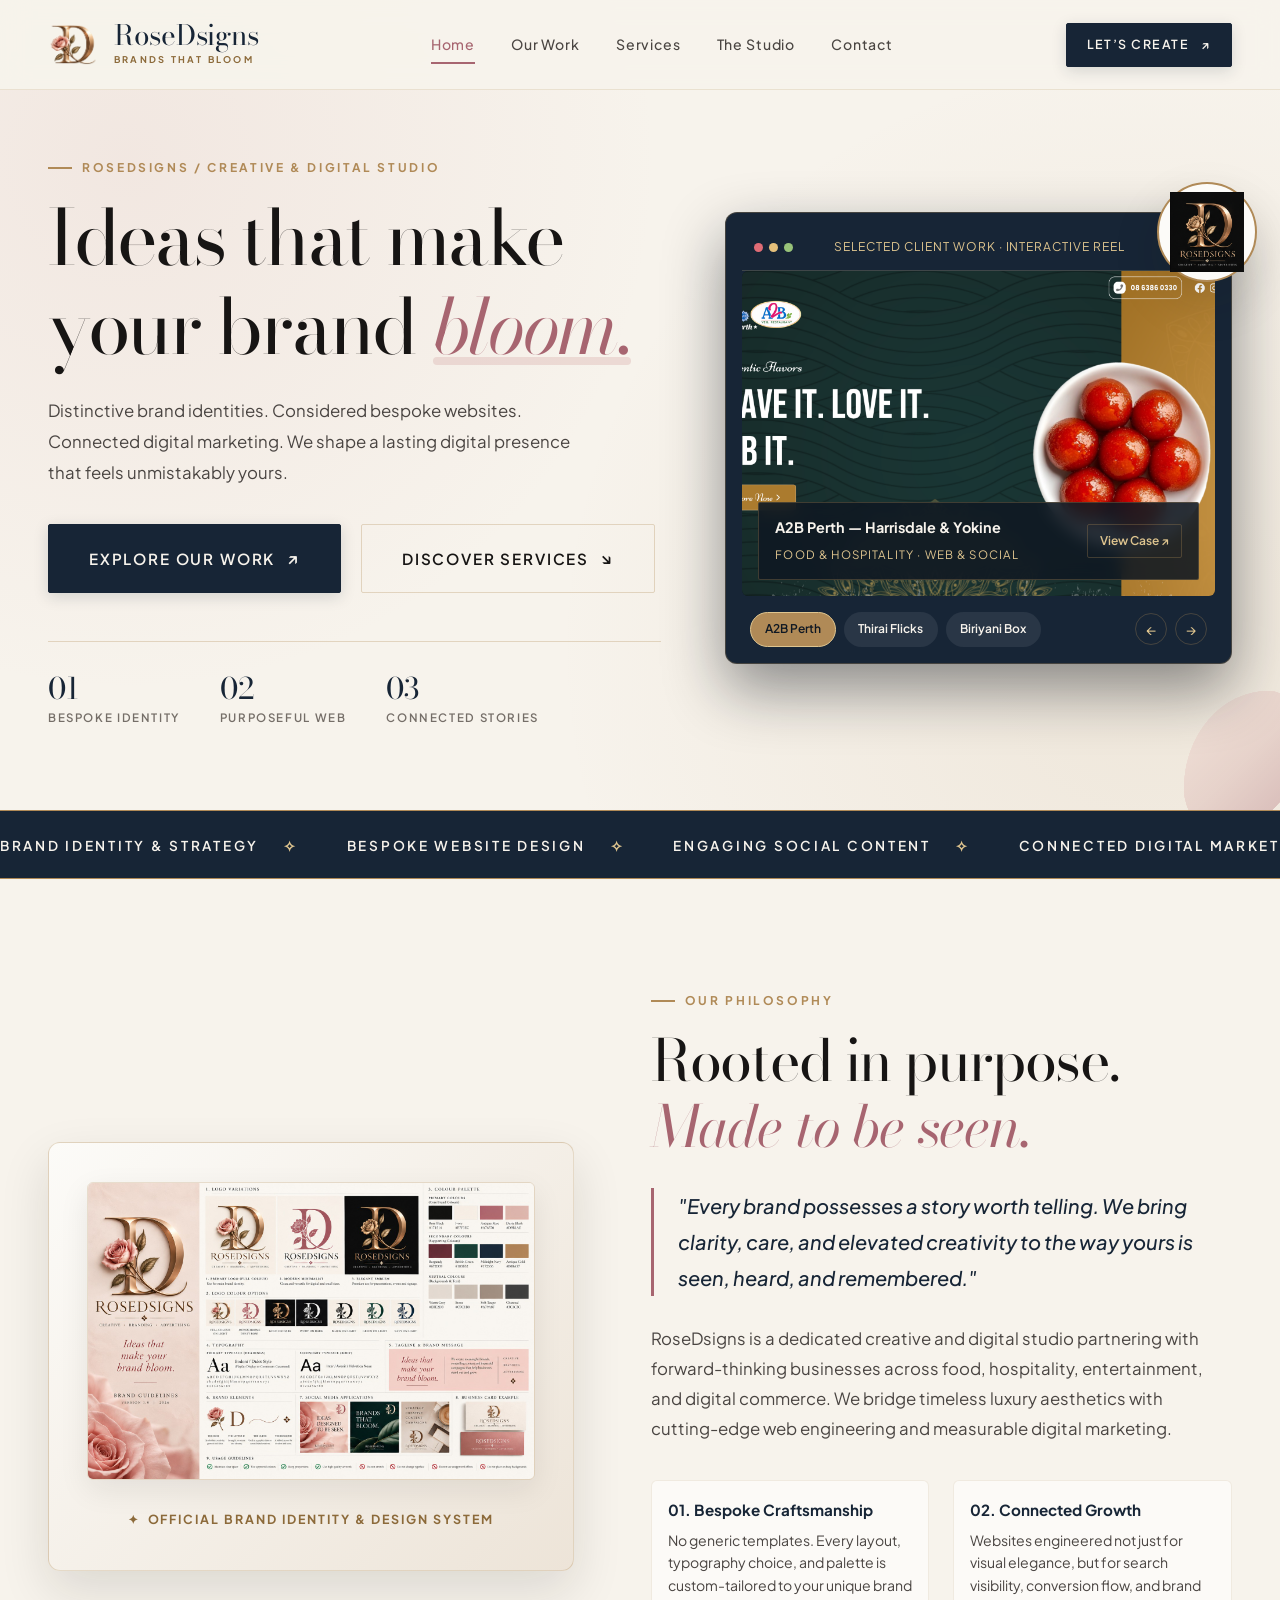
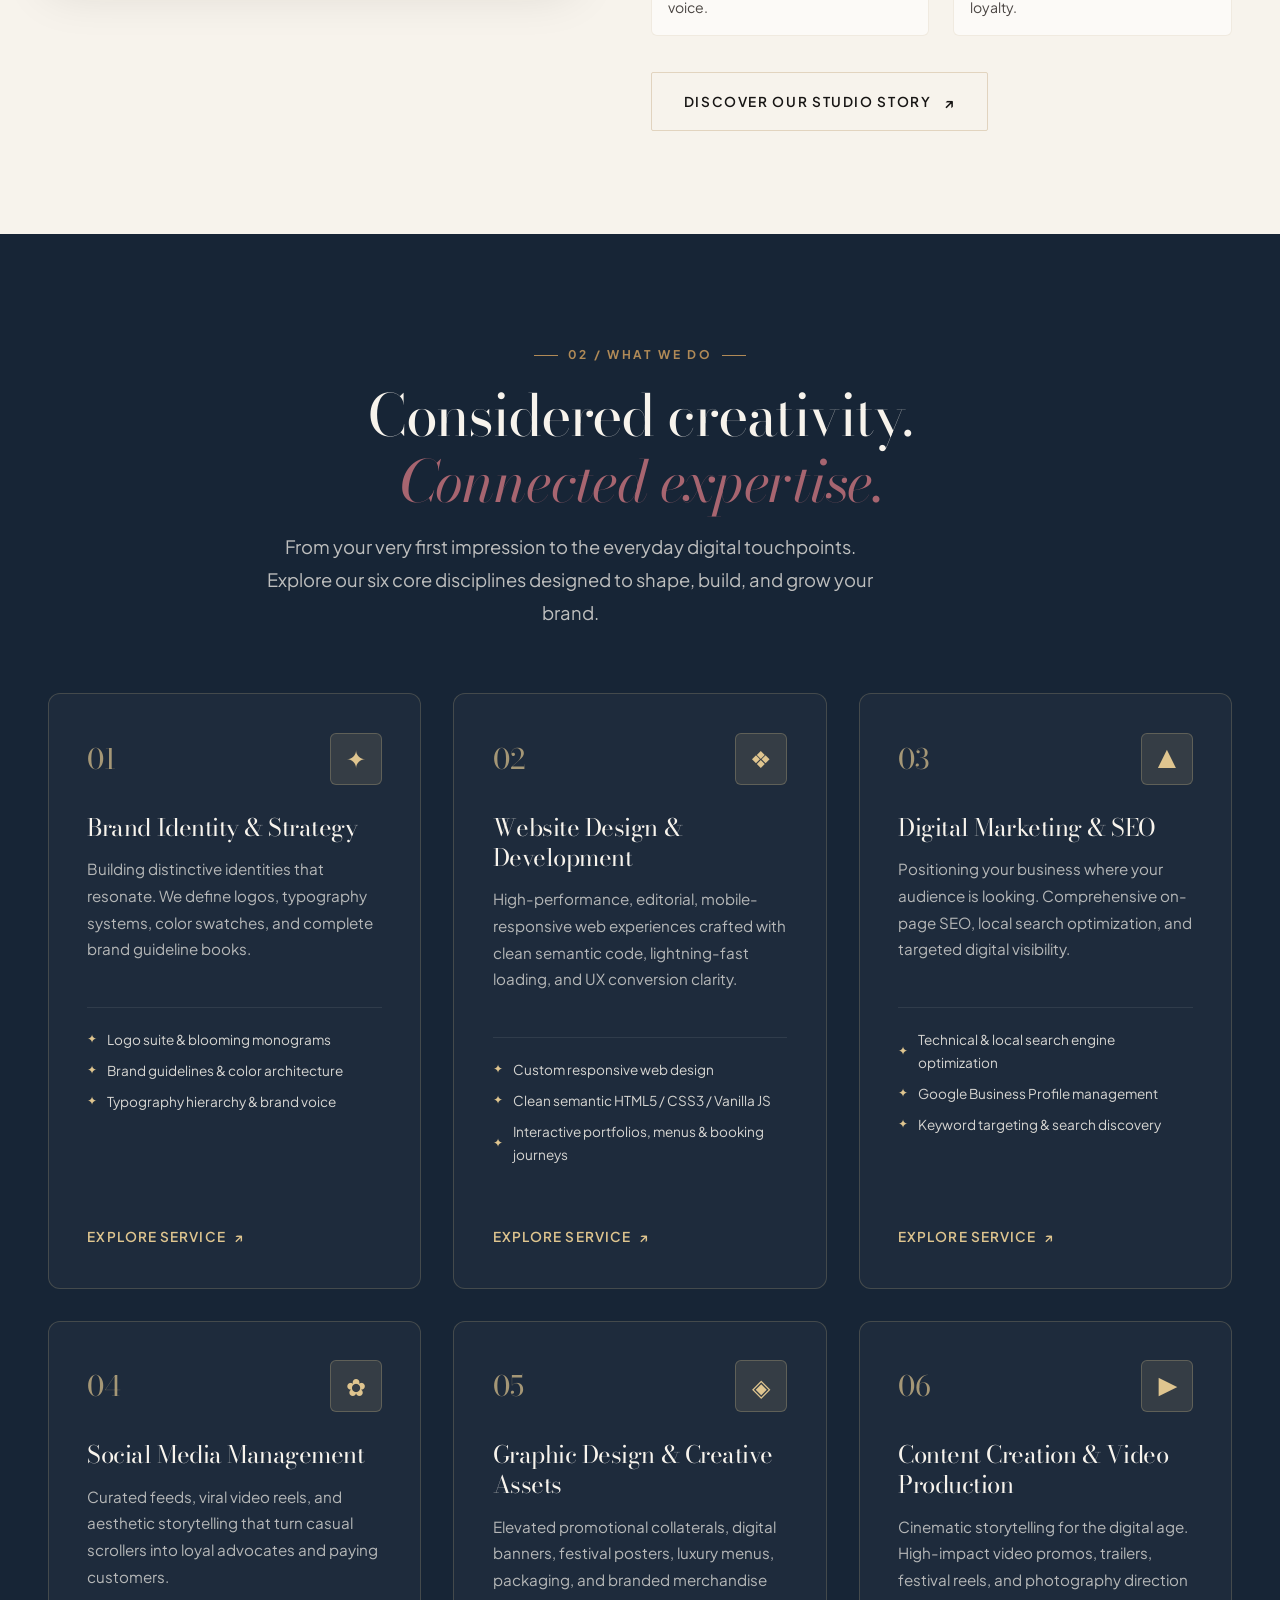
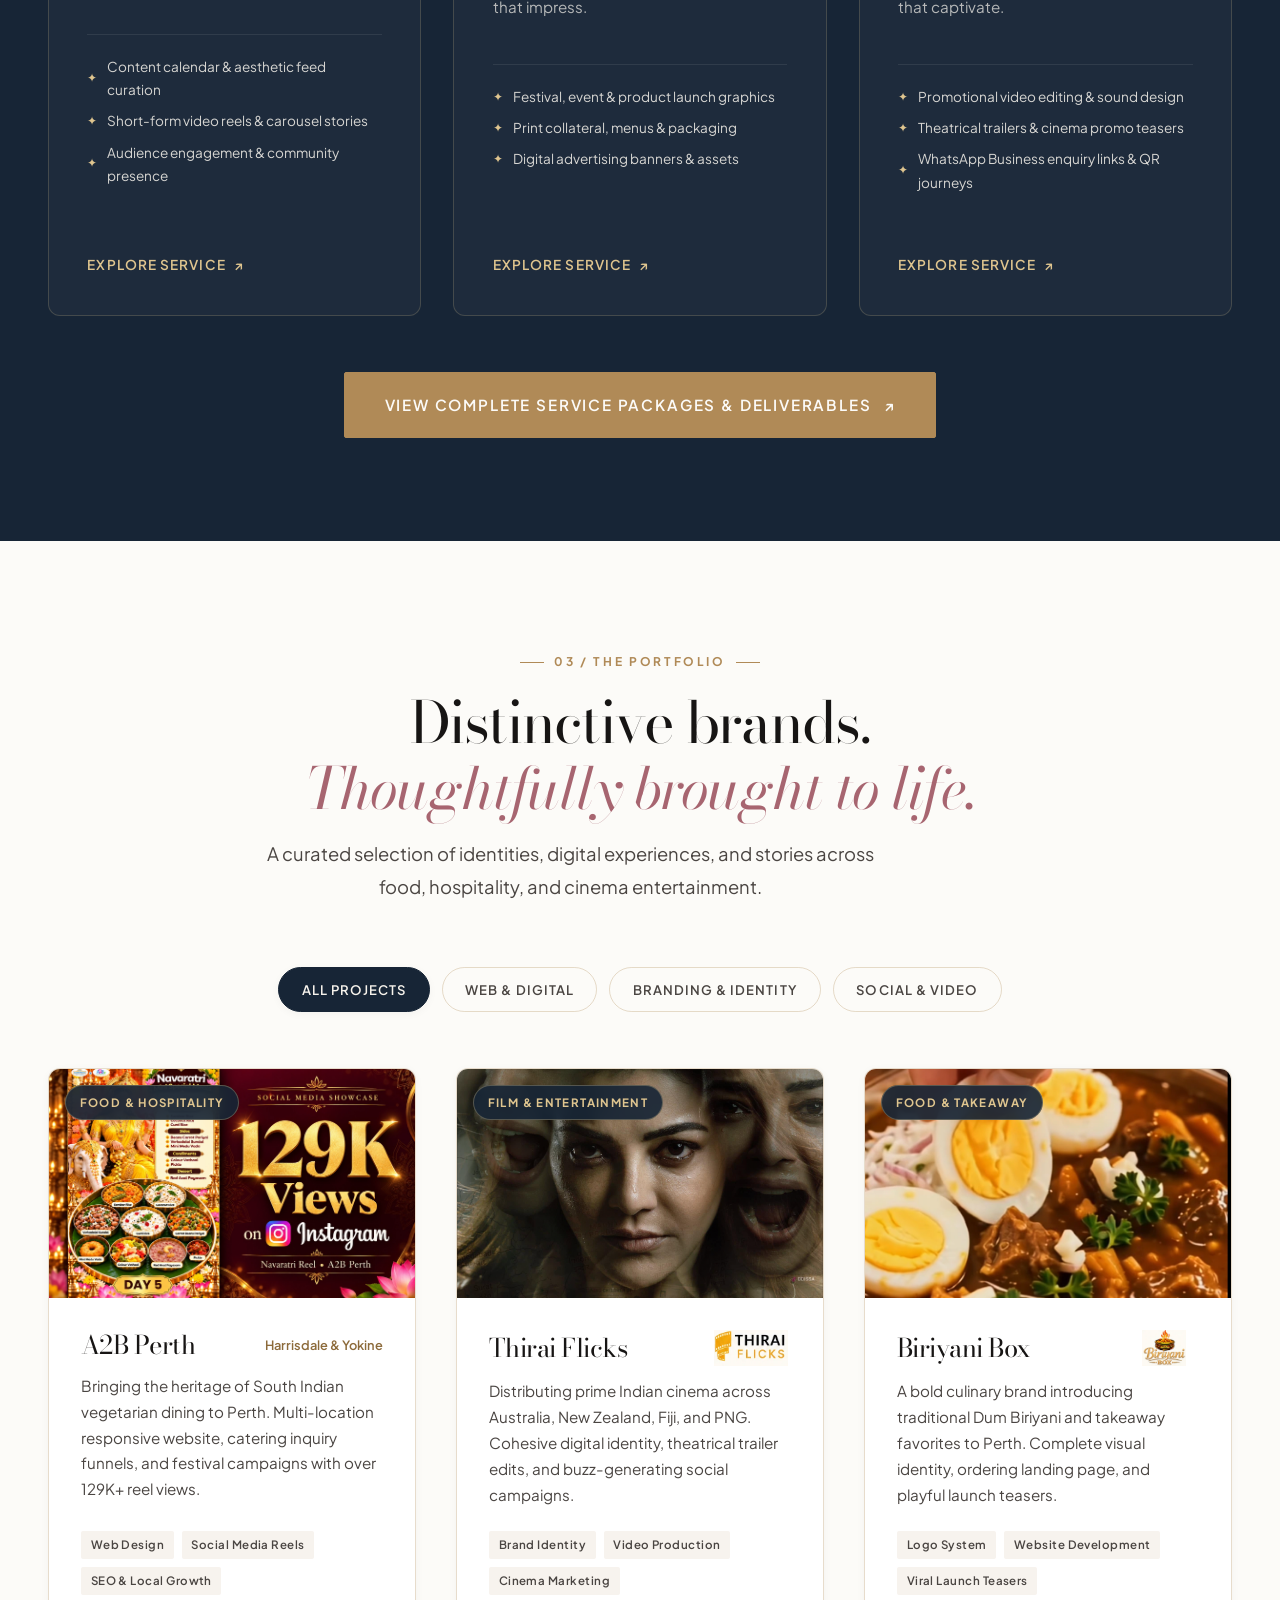
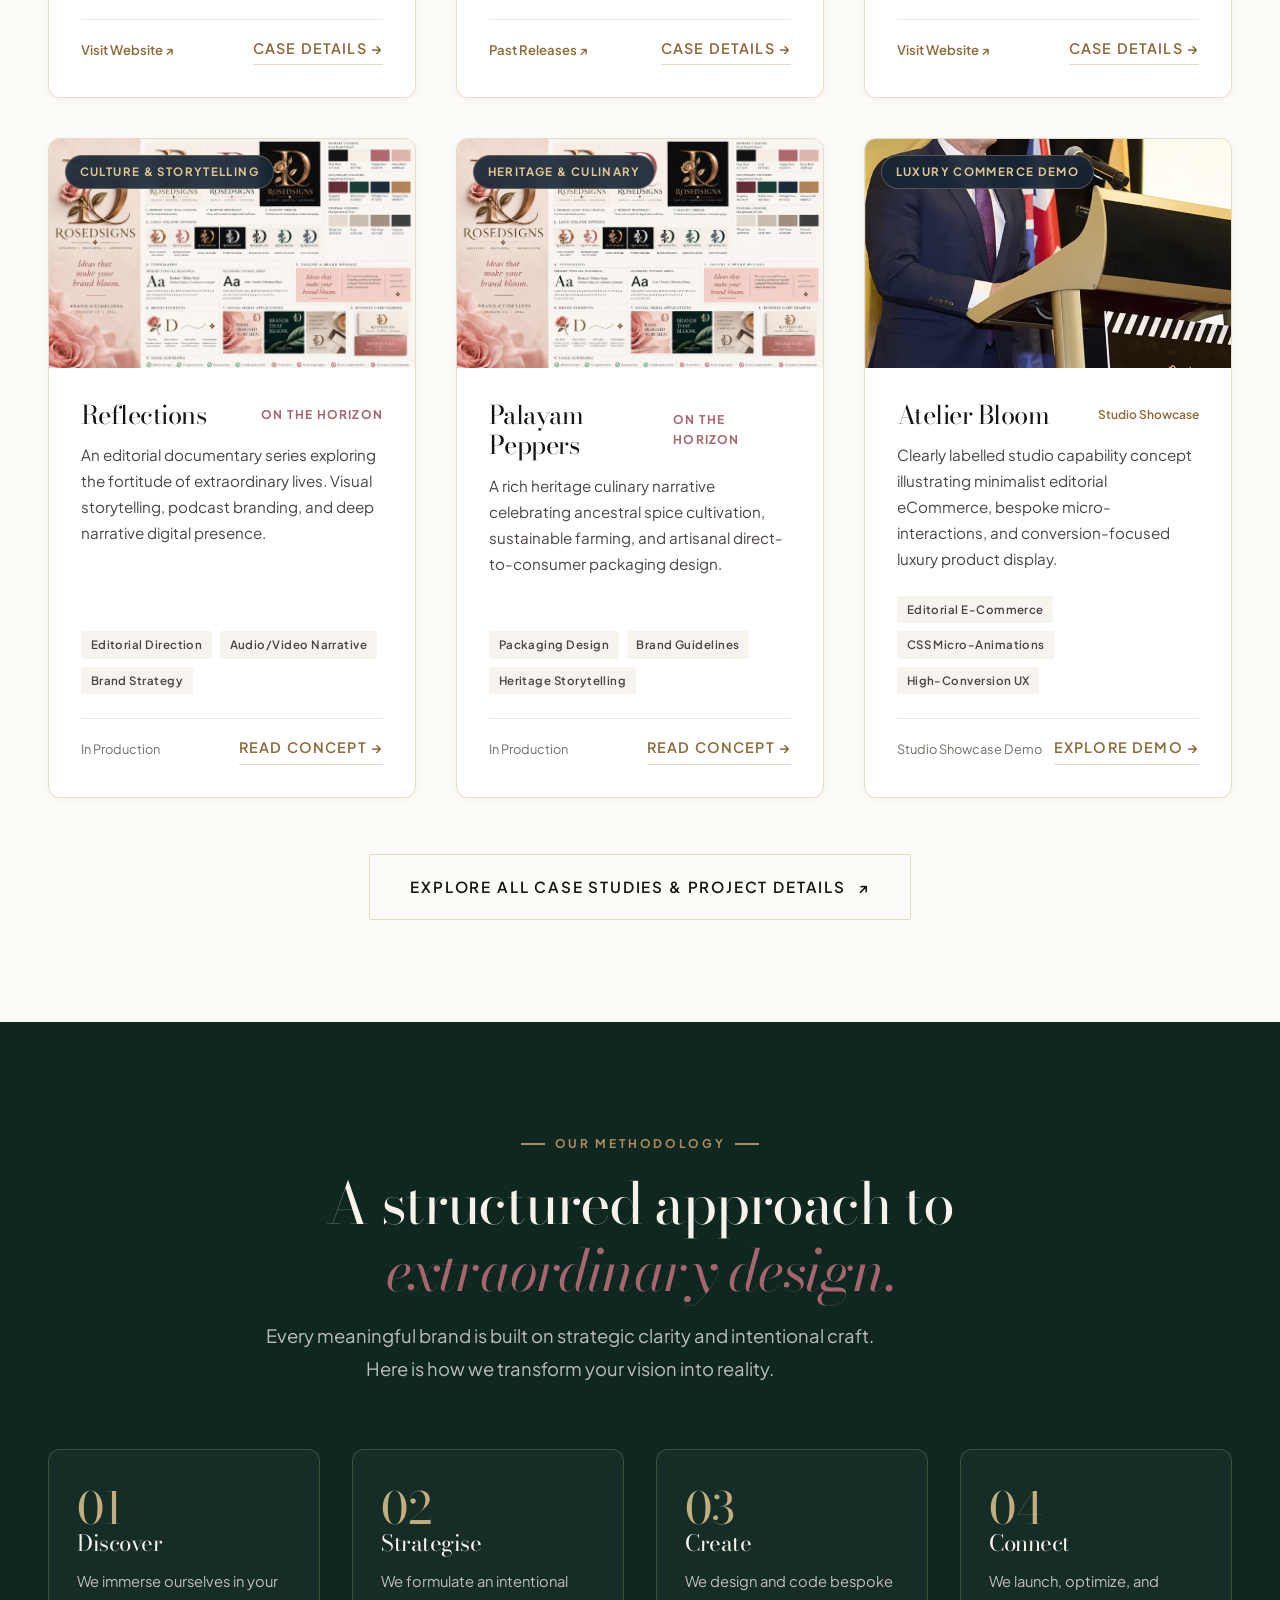
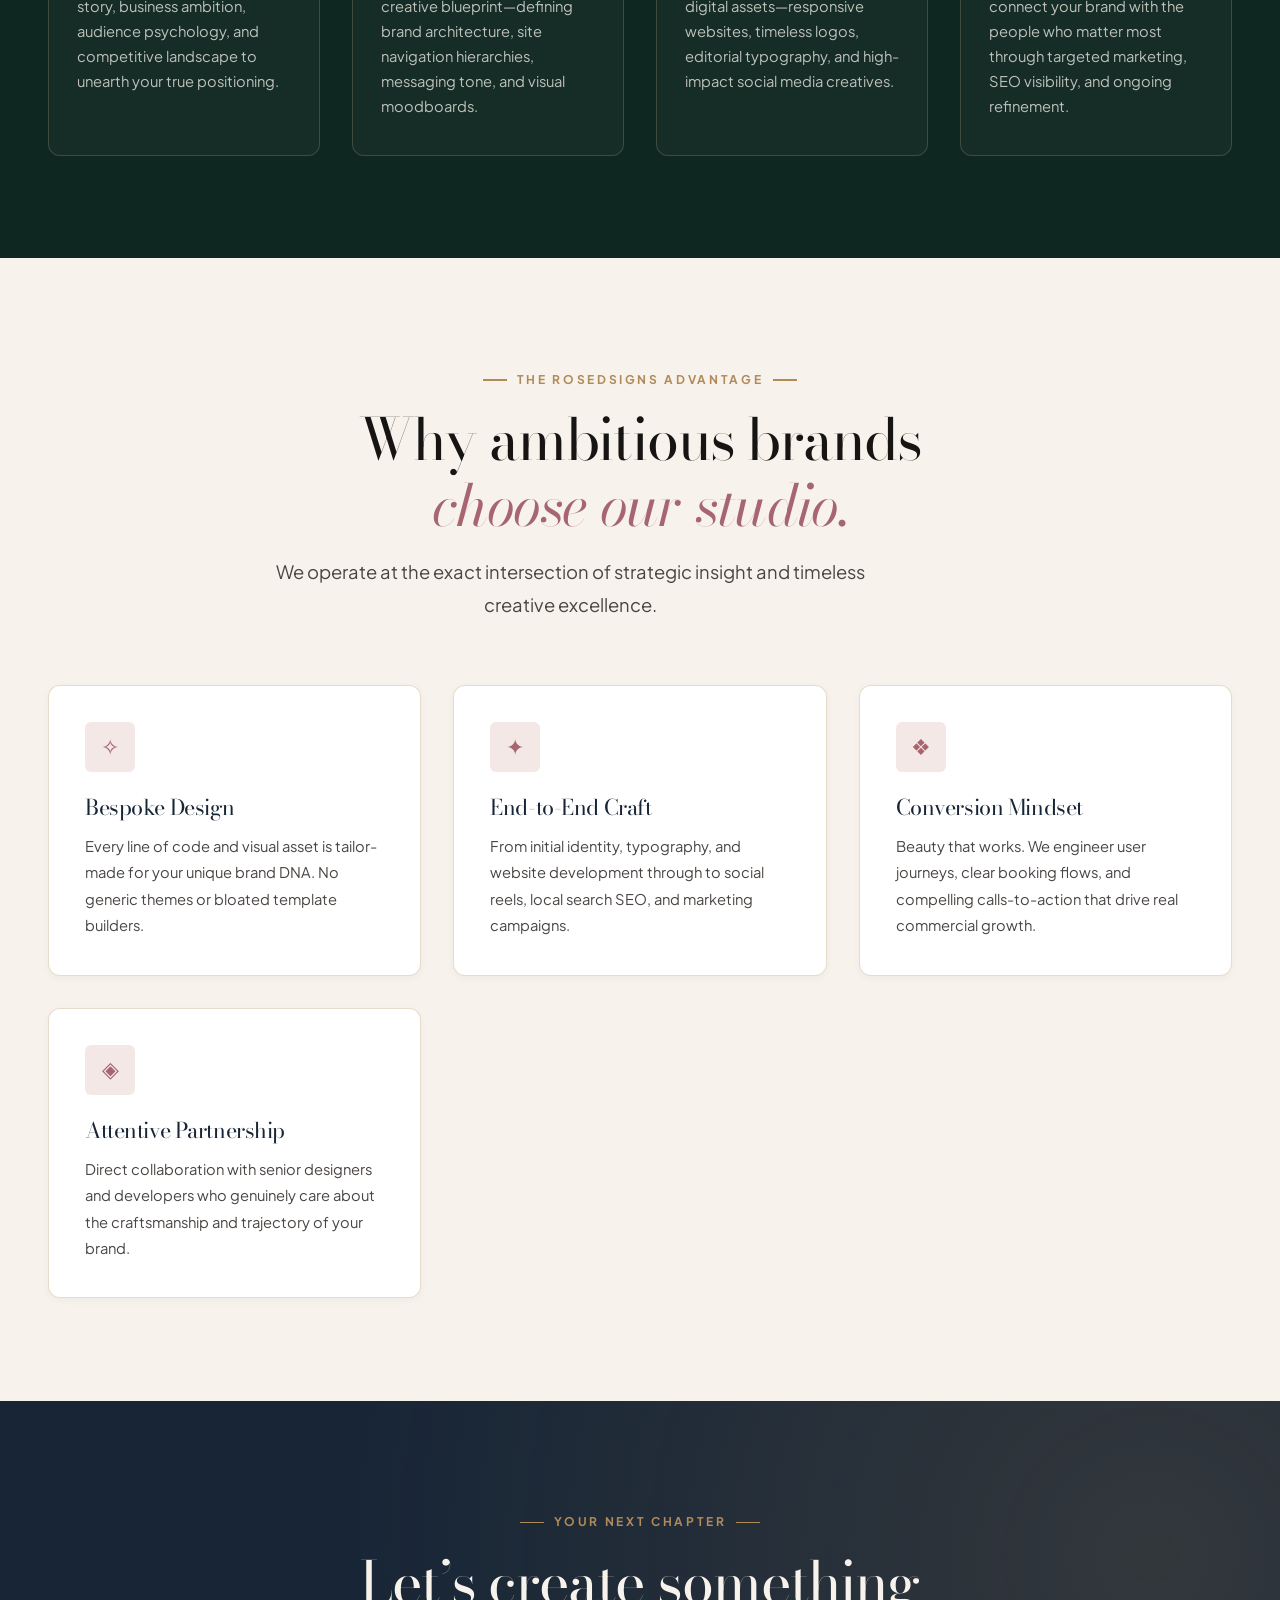
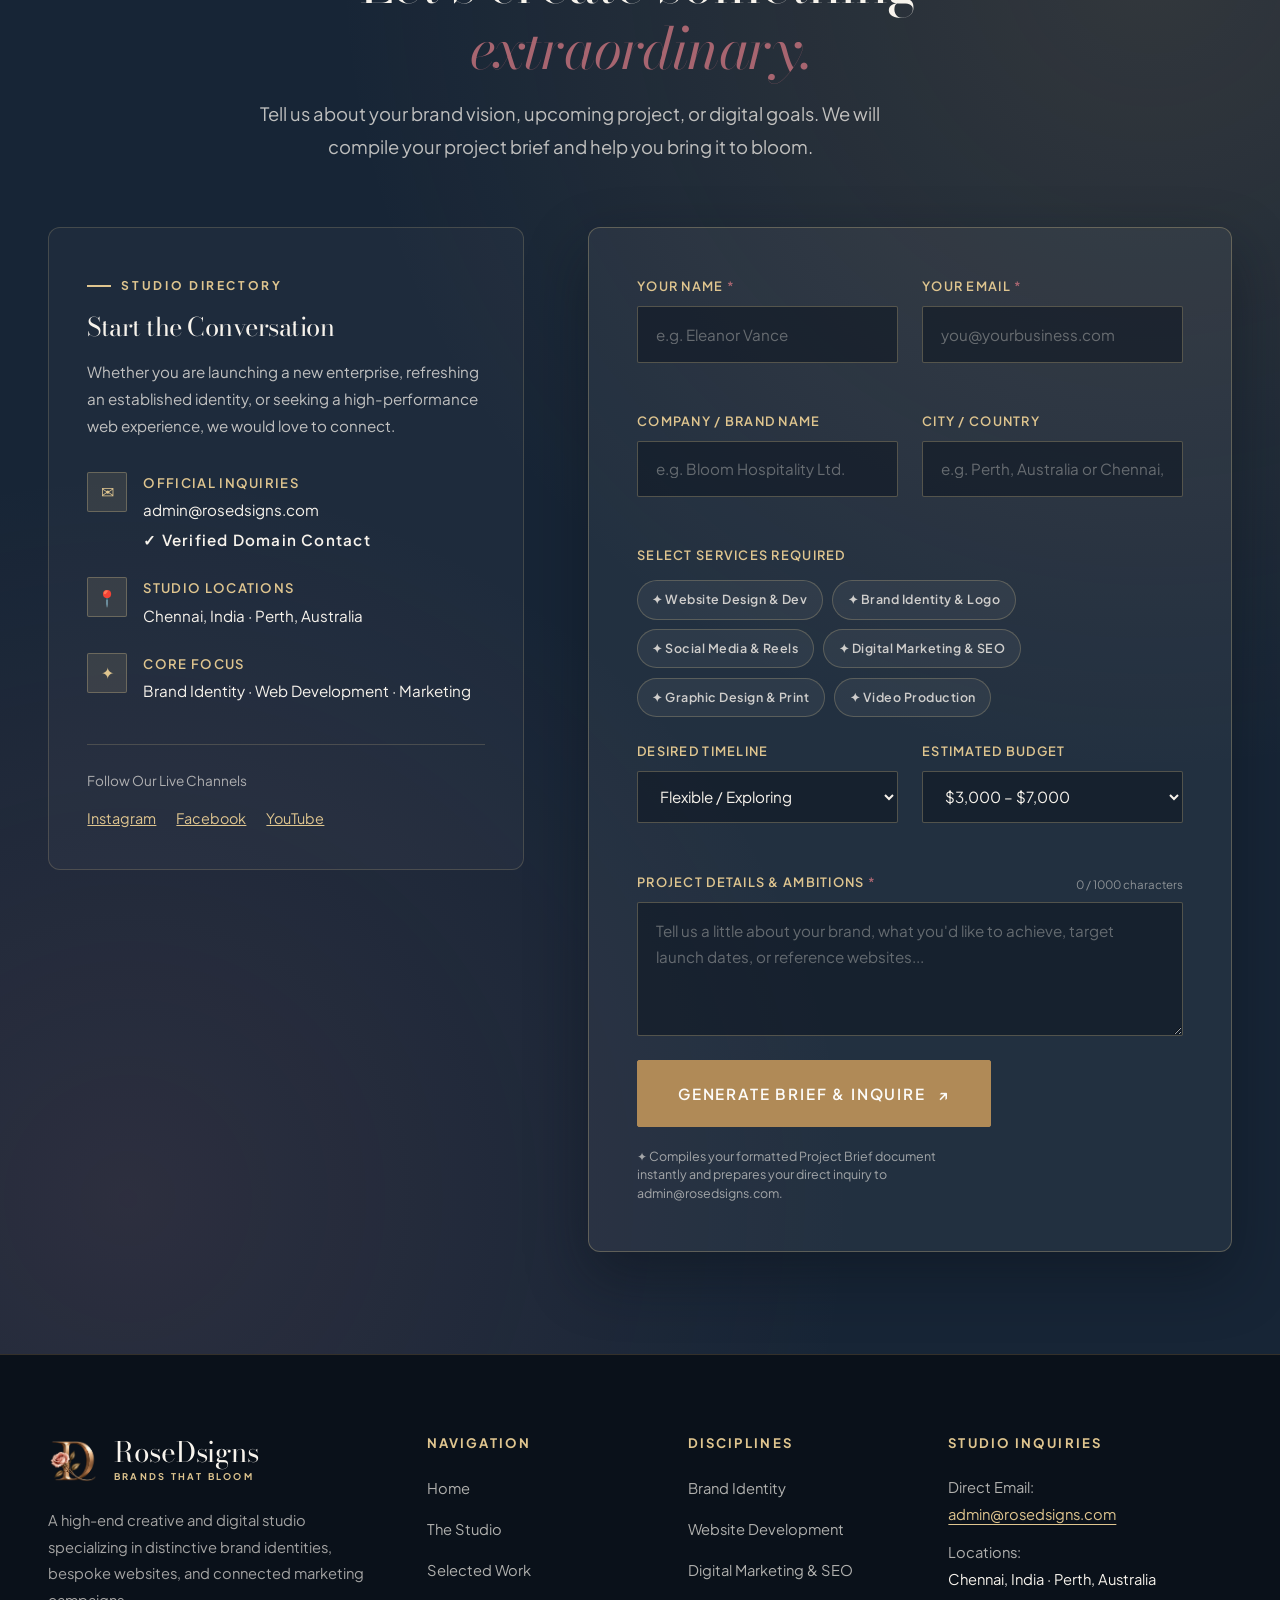
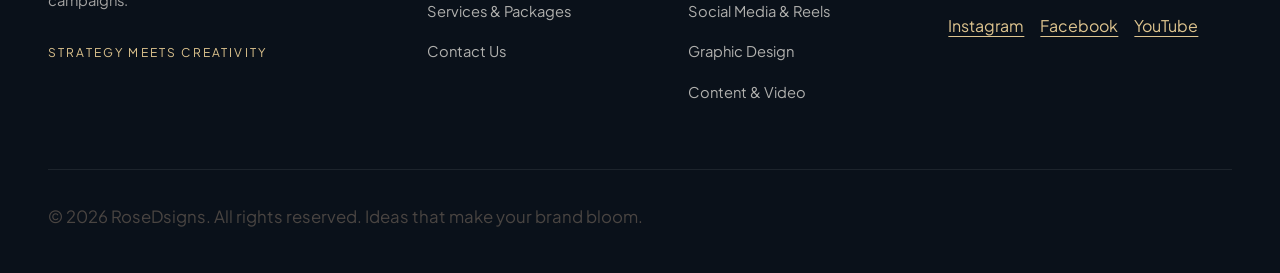
<file: index.html>
<!DOCTYPE html>
<html lang="en">
<head>
  <meta charset="UTF-8">
  <meta name="viewport" content="width=device-width, initial-scale=1.0">
  <title>RoseDsigns — Creative & Digital Studio | Brands that Bloom</title>
  <meta name="description" content="RoseDsigns is a luxury creative and digital agency crafting distinctive brand identities, bespoke websites, and connected digital marketing campaigns.">
  <meta name="keywords" content="RoseDsigns, Web Design Studio, Creative Agency, Brand Identity, Digital Marketing, Perth, Chennai">
  <meta name="author" content="RoseDsigns">
  
  <!-- Open Graph / Meta -->
  <meta property="og:type" content="website">
  <meta property="og:title" content="RoseDsigns — Ideas That Make Your Brand Bloom">
  <meta property="og:description" content="Distinctive identities. Considered websites. Stories that connect. We shape a digital presence that feels unmistakably yours.">
  <meta property="og:image" content="assets/images/RoseDsigns-Brand-Guidelines.jpeg">
  <meta property="og:url" content="https://rosedsigns.com/">

  <!-- Favicon -->
  <link rel="icon" type="image/webp" href="assets/logo/transparent-monogram.webp">
  <link rel="apple-touch-icon" href="assets/logo/transparent-monogram.webp">

  <!-- Google Fonts: Bodoni Moda (High Editorial Display) & Plus Jakarta Sans (Modern Functional UI) -->
  <link rel="preconnect" href="https://fonts.googleapis.com">
  <link rel="preconnect" href="https://fonts.gstatic.com" crossorigin>
  <link href="https://fonts.googleapis.com/css2?family=Bodoni+Moda:ital,opsz,wght@0,6..96,400..700;1,6..96,400..700&family=Plus+Jakarta+Sans:wght@300;400;500;600;700&display=swap" rel="stylesheet">

  <!-- Master Stylesheet -->
  <link rel="stylesheet" href="css/style.css">
</head>
<body>

  <!-- Top Scroll Progress Bar -->
  <div class="scroll-progress-bar" id="scrollProgressBar" aria-hidden="true"></div>

  <!-- =========================================================================
       A. NAVIGATION HEADER
       ========================================================================= -->
  <header class="site-header" id="siteHeader" role="banner">
    <div class="container container-wide header-inner">
      <!-- Brand Logo / Wordmark -->
      <a href="index.html" class="brand-link" aria-label="RoseDsigns Home">
        <img src="assets/logo/transparent-monogram.webp" alt="RoseDsigns Blooming Monogram" class="brand-monogram" width="52" height="52">
        <div class="brand-text">
          <span class="brand-name">Rose<span>D</span>signs</span>
          <span class="brand-tagline">Brands that Bloom</span>
        </div>
      </a>

      <!-- Desktop Nav Menu -->
      <nav class="nav-menu" aria-label="Main Navigation">
        <a href="index.html" class="nav-link active" aria-current="page">Home</a>
        <a href="portfolio.html" class="nav-link">Our Work</a>
        <a href="services.html" class="nav-link">Services</a>
        <a href="about.html" class="nav-link">The Studio</a>
        <a href="contact.html" class="nav-link">Contact</a>
      </nav>

      <!-- Header Action & Mobile Toggle -->
      <div class="header-cta-group">
        <a href="contact.html" class="btn btn-primary btn-sm">Let’s Create <span>↗</span></a>
        <button class="menu-toggle" id="menuToggle" aria-label="Toggle navigation menu" aria-expanded="false" aria-controls="mobileNavDrawer">
          <span></span>
          <span></span>
          <span></span>
        </button>
      </div>
    </div>
  </header>

  <!-- Mobile Navigation Drawer -->
  <div class="mobile-nav-drawer" id="mobileNavDrawer" role="dialog" aria-modal="true" aria-label="Mobile Navigation">
    <div class="mobile-nav-list">
      <a href="index.html" class="mobile-nav-link active">Home <span>01</span></a>
      <a href="portfolio.html" class="mobile-nav-link">Our Work <span>02</span></a>
      <a href="services.html" class="mobile-nav-link">Services <span>03</span></a>
      <a href="about.html" class="mobile-nav-link">The Studio <span>04</span></a>
      <a href="contact.html" class="mobile-nav-link">Contact <span>05</span></a>
    </div>

    <div class="mobile-drawer-footer">
      <p>Direct Inquiries: <a href="mailto:admin@rosedsigns.com" style="color:var(--ivory);text-decoration:underline;">admin@rosedsigns.com</a></p>
      <div class="mobile-socials">
        <a href="https://www.instagram.com/a2bperth/" target="_blank" rel="noopener noreferrer">Instagram</a>
        <a href="https://www.facebook.com/thiraiflicks1" target="_blank" rel="noopener noreferrer">Facebook</a>
        <a href="https://www.youtube.com/watch?v=WGW4HYoVm_I" target="_blank" rel="noopener noreferrer">YouTube</a>
      </div>
    </div>
  </div>

  <main id="main-content">
    <!-- =========================================================================
         B. HERO SECTION
         ========================================================================= -->
    <section class="hero-section" id="hero">
      <!-- Subtle Floating Rose Bloom Petal Accents -->
      <div class="bloom-rose-decor" aria-hidden="true">
        <i style="--p: 0"></i>
        <i style="--p: 1"></i>
        <i style="--p: 2"></i>
        <i style="--p: 3"></i>
        <i style="--p: 4"></i>
        <i style="--p: 5"></i>
      </div>

      <div class="container hero-grid">
        <!-- Left: Editorial Headline & Messaging -->
        <div class="hero-content">
          <span class="eyebrow">ROSEDSIGNS / CREATIVE & DIGITAL STUDIO</span>
          <h1 class="hero-title">
            Ideas that make<br>
            your brand <em>bloom.</em>
          </h1>
          <p class="hero-description">
            Distinctive brand identities. Considered bespoke websites. Connected digital marketing. We shape a lasting digital presence that feels unmistakably yours.
          </p>

          <div class="hero-actions">
            <a href="portfolio.html" class="btn btn-primary btn-lg">
              Explore Our Work <span class="btn-icon">↗</span>
            </a>
            <a href="#services" class="btn btn-outline btn-lg">
              Discover Services <span class="btn-icon">↘</span>
            </a>
          </div>

          <div class="hero-meta-bar">
            <div class="meta-item">
              <span class="meta-number">01</span>
              <span class="meta-label">Bespoke Identity</span>
            </div>
            <div class="meta-item">
              <span class="meta-number">02</span>
              <span class="meta-label">Purposeful Web</span>
            </div>
            <div class="meta-item">
              <span class="meta-number">03</span>
              <span class="meta-label">Connected Stories</span>
            </div>
          </div>
        </div>

        <!-- Right: Interactive Showcase & Gold Emblem -->
        <div class="hero-visual-stage">
          <!-- Floating Gold Emblem Badge -->
          <div class="floating-seal" title="RoseDsigns Studio Mark">
            <img src="assets/logo/elegant-emblem.webp" alt="RoseDsigns Gold Emblem Seal" width="84" height="84">
          </div>

          <!-- Interactive Browser Showcase Frame -->
          <div class="showcase-frame">
            <div class="showcase-browser-bar">
              <div class="browser-dots">
                <span></span><span></span><span></span>
              </div>
              <span class="browser-title">Selected Client Work · Interactive Reel</span>
              <span style="font-size:0.75rem;color:var(--gold-light);">● LIVE</span>
            </div>

            <!-- Showcase Slider Window -->
            <div class="showcase-slider" aria-live="polite">
              <!-- Slide 1: A2B Perth -->
              <div class="showcase-slide active" id="slide-0" aria-hidden="false">
                <img src="assets/images/a2b-website-supplied.webp" alt="A2B Perth Responsive Website & Digital Presence" width="900" height="600" fetchpriority="high">
                <div class="slide-caption-badge">
                  <div class="slide-caption-text">
                    <b>A2B Perth — Harrisdale & Yokine</b>
                    <span>Food & Hospitality · Web & Social</span>
                  </div>
                  <button type="button" class="slide-link-btn" data-project-trigger="a2b-perth">View Case ↗</button>
                </div>
              </div>

              <!-- Slide 2: Thirai Flicks -->
              <div class="showcase-slide" id="slide-1" aria-hidden="true">
                <img src="assets/images/thirai-full-frame.webp" alt="Thirai Flicks Indian Cinema Distribution & Social Storytelling" width="900" height="600" loading="eager">
                <div class="slide-caption-badge">
                  <div class="slide-caption-text">
                    <b>Thirai Flicks — Cinema Distribution</b>
                    <span>Film & Entertainment · Branding & Video</span>
                  </div>
                  <button type="button" class="slide-link-btn" data-project-trigger="thirai-flicks">View Case ↗</button>
                </div>
              </div>

              <!-- Slide 3: Biriyani Box -->
              <div class="showcase-slide" id="slide-2" aria-hidden="true">
                <img src="assets/images/biriyani-website-supplied.webp" alt="Biriyani Box Brand Identity & Takeaway Web Presence" width="900" height="600" loading="eager">
                <div class="slide-caption-badge">
                  <div class="slide-caption-text">
                    <b>Biriyani Box — Authentic Takeaway</b>
                    <span>Food & Takeaway · Identity & Launch</span>
                  </div>
                  <button type="button" class="slide-link-btn" data-project-trigger="biriyani-box">View Case ↗</button>
                </div>
              </div>
            </div>

            <!-- Slider Controls -->
            <div class="showcase-controls">
              <div class="showcase-pills">
                <button class="showcase-pill-btn active" data-slide="0" aria-pressed="true">A2B Perth</button>
                <button class="showcase-pill-btn" data-slide="1" aria-pressed="false">Thirai Flicks</button>
                <button class="showcase-pill-btn" data-slide="2" aria-pressed="false">Biriyani Box</button>
              </div>
              <div class="showcase-nav-arrows">
                <button class="arrow-btn" id="showcasePrev" aria-label="Previous showcase work">←</button>
                <button class="arrow-btn" id="showcaseNext" aria-label="Next showcase work">→</button>
              </div>
            </div>
          </div>
        </div>
      </div>
    </section>

    <!-- =========================================================================
         MARQUEE TICKER RIBBON
         ========================================================================= -->
    <div class="marquee-ribbon" aria-label="Creative Disciplines">
      <div class="marquee-track">
        <span class="marquee-item">BRAND IDENTITY & STRATEGY <span class="sparkle">✧</span></span>
        <span class="marquee-item">BESPOKE WEBSITE DESIGN <span class="sparkle">✧</span></span>
        <span class="marquee-item">ENGAGING SOCIAL CONTENT <span class="sparkle">✧</span></span>
        <span class="marquee-item">CONNECTED DIGITAL MARKETING <span class="sparkle">✧</span></span>
        <span class="marquee-item">CREATIVE DIRECTION <span class="sparkle">✧</span></span>
        <span class="marquee-item">BRANDS THAT BLOOM <span class="sparkle">✧</span></span>
        <!-- Duplicated for seamless loop -->
        <span class="marquee-item">BRAND IDENTITY & STRATEGY <span class="sparkle">✧</span></span>
        <span class="marquee-item">BESPOKE WEBSITE DESIGN <span class="sparkle">✧</span></span>
        <span class="marquee-item">ENGAGING SOCIAL CONTENT <span class="sparkle">✧</span></span>
        <span class="marquee-item">CONNECTED DIGITAL MARKETING <span class="sparkle">✧</span></span>
        <span class="marquee-item">CREATIVE DIRECTION <span class="sparkle">✧</span></span>
        <span class="marquee-item">BRANDS THAT BLOOM <span class="sparkle">✧</span></span>
      </div>
    </div>

    <!-- =========================================================================
         C. ABOUT ROSEDSIGNS / THE STUDIO
         ========================================================================= -->
    <section class="section studio-section" id="studio">
      <div class="container studio-grid">
        <!-- Visual Brand Atelier Sheet -->
        <div class="studio-art-card">
          <img src="assets/images/RoseDsigns-Brand-Guidelines.jpeg" alt="RoseDsigns Official Visual Brand Identity & Guidelines Board" class="studio-board-img" width="1000" height="700" loading="lazy">
          <span class="studio-badge-label">
            <span>✦</span> Official Brand Identity & Design System
          </span>
        </div>

        <!-- Copy & Philosophy -->
        <div class="studio-copy">
          <span class="eyebrow">OUR PHILOSOPHY</span>
          <h2 class="studio-heading">
            Rooted in purpose.<br>
            <em>Made to be seen.</em>
          </h2>

          <p class="philosophy-quote">
            "Every brand possesses a story worth telling. We bring clarity, care, and elevated creativity to the way yours is seen, heard, and remembered."
          </p>

          <p>
            RoseDsigns is a dedicated creative and digital studio partnering with forward-thinking businesses across food, hospitality, entertainment, and digital commerce. We bridge timeless luxury aesthetics with cutting-edge web engineering and measurable digital marketing.
          </p>

          <div class="studio-pillars">
            <div class="pillar-item">
              <b>01. Bespoke Craftsmanship</b>
              <p>No generic templates. Every layout, typography choice, and palette is custom-tailored to your unique brand voice.</p>
            </div>
            <div class="pillar-item">
              <b>02. Connected Growth</b>
              <p>Websites engineered not just for visual elegance, but for search visibility, conversion flow, and brand loyalty.</p>
            </div>
          </div>

          <a href="about.html" class="btn btn-outline">
            Discover Our Studio Story <span class="btn-icon">↗</span>
          </a>
        </div>
      </div>
    </section>

    <!-- =========================================================================
         D. SERVICES SECTION
         ========================================================================= -->
    <section class="section services-section" id="services">
      <div class="container">
        <div class="section-head center">
          <span class="eyebrow">02 / WHAT WE DO</span>
          <h2>Considered creativity.<br><em>Connected expertise.</em></h2>
          <p class="section-subtitle">
            From your very first impression to the everyday digital touchpoints. Explore our six core disciplines designed to shape, build, and grow your brand.
          </p>
        </div>

        <div class="services-grid">
          <!-- Service 1: Brand Identity -->
          <article class="service-card">
            <div class="service-card-top">
              <span class="service-number">01</span>
              <div class="service-icon-box">✦</div>
            </div>
            <h3 class="service-title">Brand Identity & Strategy</h3>
            <p class="service-desc">
              Building distinctive identities that resonate. We define logos, typography systems, color swatches, and complete brand guideline books.
            </p>
            <ul class="service-deliverables">
              <li>Logo suite & blooming monograms</li>
              <li>Brand guidelines & color architecture</li>
              <li>Typography hierarchy & brand voice</li>
            </ul>
            <div class="service-card-action">
              <a href="contact.html" class="service-explore-link" data-select-service="Brand Identity & Strategy">
                Explore Service <span>↗</span>
              </a>
            </div>
          </article>

          <!-- Service 2: Website Design & Development -->
          <article class="service-card">
            <div class="service-card-top">
              <span class="service-number">02</span>
              <div class="service-icon-box">❖</div>
            </div>
            <h3 class="service-title">Website Design & Development</h3>
            <p class="service-desc">
              High-performance, editorial, mobile-responsive web experiences crafted with clean semantic code, lightning-fast loading, and UX conversion clarity.
            </p>
            <ul class="service-deliverables">
              <li>Custom responsive web design</li>
              <li>Clean semantic HTML5 / CSS3 / Vanilla JS</li>
              <li>Interactive portfolios, menus & booking journeys</li>
            </ul>
            <div class="service-card-action">
              <a href="contact.html" class="service-explore-link" data-select-service="Website Design & Development">
                Explore Service <span>↗</span>
              </a>
            </div>
          </article>

          <!-- Service 3: Digital Marketing & Visibility -->
          <article class="service-card">
            <div class="service-card-top">
              <span class="service-number">03</span>
              <div class="service-icon-box">▲</div>
            </div>
            <h3 class="service-title">Digital Marketing & SEO</h3>
            <p class="service-desc">
              Positioning your business where your audience is looking. Comprehensive on-page SEO, local search optimization, and targeted digital visibility.
            </p>
            <ul class="service-deliverables">
              <li>Technical & local search engine optimization</li>
              <li>Google Business Profile management</li>
              <li>Keyword targeting & search discovery</li>
            </ul>
            <div class="service-card-action">
              <a href="contact.html" class="service-explore-link" data-select-service="Digital Marketing & SEO">
                Explore Service <span>↗</span>
              </a>
            </div>
          </article>

          <!-- Service 4: Social Media Management -->
          <article class="service-card">
            <div class="service-card-top">
              <span class="service-number">04</span>
              <div class="service-icon-box">✿</div>
            </div>
            <h3 class="service-title">Social Media Management</h3>
            <p class="service-desc">
              Curated feeds, viral video reels, and aesthetic storytelling that turn casual scrollers into loyal advocates and paying customers.
            </p>
            <ul class="service-deliverables">
              <li>Content calendar & aesthetic feed curation</li>
              <li>Short-form video reels & carousel stories</li>
              <li>Audience engagement & community presence</li>
            </ul>
            <div class="service-card-action">
              <a href="contact.html" class="service-explore-link" data-select-service="Social Media Management">
                Explore Service <span>↗</span>
              </a>
            </div>
          </article>

          <!-- Service 5: Graphic & Creative Design -->
          <article class="service-card">
            <div class="service-card-top">
              <span class="service-number">05</span>
              <div class="service-icon-box">◈</div>
            </div>
            <h3 class="service-title">Graphic Design & Creative Assets</h3>
            <p class="service-desc">
              Elevated promotional collaterals, digital banners, festival posters, luxury menus, packaging, and branded merchandise that impress.
            </p>
            <ul class="service-deliverables">
              <li>Festival, event & product launch graphics</li>
              <li>Print collateral, menus & packaging</li>
              <li>Digital advertising banners & assets</li>
            </ul>
            <div class="service-card-action">
              <a href="contact.html" class="service-explore-link" data-select-service="Graphic Design & Creative Assets">
                Explore Service <span>↗</span>
              </a>
            </div>
          </article>

          <!-- Service 6: Content Creation & Video -->
          <article class="service-card">
            <div class="service-card-top">
              <span class="service-number">06</span>
              <div class="service-icon-box">▶</div>
            </div>
            <h3 class="service-title">Content Creation & Video Production</h3>
            <p class="service-desc">
              Cinematic storytelling for the digital age. High-impact video promos, trailers, festival reels, and photography direction that captivate.
            </p>
            <ul class="service-deliverables">
              <li>Promotional video editing & sound design</li>
              <li>Theatrical trailers & cinema promo teasers</li>
              <li>WhatsApp Business enquiry links & QR journeys</li>
            </ul>
            <div class="service-card-action">
              <a href="contact.html" class="service-explore-link" data-select-service="Content Creation & Video Production">
                Explore Service <span>↗</span>
              </a>
            </div>
          </article>
        </div>

        <div style="text-align:center;margin-top:3.5rem;">
          <a href="services.html" class="btn btn-gold btn-lg">
            View Complete Service Packages & Deliverables <span>↗</span>
          </a>
        </div>
      </div>
    </section>

    <!-- =========================================================================
         E. OUR WORK / PORTFOLIO SECTION
         ========================================================================= -->
    <section class="section portfolio-section" id="work">
      <div class="container">
        <div class="section-head center">
          <span class="eyebrow">03 / THE PORTFOLIO</span>
          <h2>Distinctive brands.<br><em>Thoughtfully brought to life.</em></h2>
          <p class="section-subtitle">
            A curated selection of identities, digital experiences, and stories across food, hospitality, and cinema entertainment.
          </p>
        </div>

        <!-- Filter Bar -->
        <div class="portfolio-filter-bar">
          <button class="filter-btn active" data-filter="all">All Projects</button>
          <button class="filter-btn" data-filter="web">Web & Digital</button>
          <button class="filter-btn" data-filter="branding">Branding & Identity</button>
          <button class="filter-btn" data-filter="social">Social & Video</button>
        </div>

        <!-- Projects Grid -->
        <div class="portfolio-grid">
          <!-- Case 1: A2B Perth -->
          <article class="project-card" data-type="web">
            <div class="project-media">
              <img src="assets/images/a2b-yokine-instagram-feature.webp" alt="A2B Perth & Yokine Restaurant Website & Festival Campaign" loading="lazy" width="800" height="500">
              <span class="project-tag-pill">Food & Hospitality</span>
              <div class="project-overlay">
                <button class="project-view-btn" data-project-trigger="a2b-perth">View Project ↗</button>
              </div>
            </div>
            <div class="project-content">
              <div class="project-header-row">
                <h3 class="project-client-name">A2B Perth</h3>
                <span style="font-size:0.8rem;color:var(--gold-dark);font-weight:600;">Harrisdale & Yokine</span>
              </div>
              <p class="project-summary">
                Bringing the heritage of South Indian vegetarian dining to Perth. Multi-location responsive website, catering inquiry funnels, and festival campaigns with over 129K+ reel views.
              </p>
              <div class="project-deliverables-tags">
                <span class="mini-tag">Web Design</span>
                <span class="mini-tag">Social Media Reels</span>
                <span class="mini-tag">SEO & Local Growth</span>
              </div>
              <div class="project-footer-links">
                <a href="https://a2bperth.com.au" target="_blank" rel="noopener noreferrer" class="project-link-item">Visit Website ↗</a>
                <button class="link-arrow" data-project-trigger="a2b-perth">Case Details →</button>
              </div>
            </div>
          </article>

          <!-- Case 2: Thirai Flicks -->
          <article class="project-card" data-type="branding">
            <div class="project-media">
              <img src="assets/images/thirai-facebook-featured.webp" alt="Thirai Flicks Cinema Distribution Identity & Promotional Video" loading="lazy" width="800" height="500">
              <span class="project-tag-pill">Film & Entertainment</span>
              <div class="project-overlay">
                <button class="project-view-btn" data-project-trigger="thirai-flicks">View Project ↗</button>
              </div>
            </div>
            <div class="project-content">
              <div class="project-header-row">
                <h3 class="project-client-name">Thirai Flicks</h3>
                <img src="assets/logo/thirai.webp" alt="Thirai Flicks Brand Logo" class="project-client-logo" width="80" height="30">
              </div>
              <p class="project-summary">
                Distributing prime Indian cinema across Australia, New Zealand, Fiji, and PNG. Cohesive digital identity, theatrical trailer edits, and buzz-generating social campaigns.
              </p>
              <div class="project-deliverables-tags">
                <span class="mini-tag">Brand Identity</span>
                <span class="mini-tag">Video Production</span>
                <span class="mini-tag">Cinema Marketing</span>
              </div>
              <div class="project-footer-links">
                <a href="https://thiraiflicks.com/past-releases" target="_blank" rel="noopener noreferrer" class="project-link-item">Past Releases ↗</a>
                <button class="link-arrow" data-project-trigger="thirai-flicks">Case Details →</button>
              </div>
            </div>
          </article>

          <!-- Case 3: Biriyani Box -->
          <article class="project-card" data-type="web">
            <div class="project-media">
              <img src="assets/images/biriyani-website-supplied.webp" alt="Biriyani Box Brand Identity and Responsive Website" loading="lazy" width="800" height="500">
              <span class="project-tag-pill">Food & Takeaway</span>
              <div class="project-overlay">
                <button class="project-view-btn" data-project-trigger="biriyani-box">View Project ↗</button>
              </div>
            </div>
            <div class="project-content">
              <div class="project-header-row">
                <h3 class="project-client-name">Biriyani Box</h3>
                <img src="assets/logo/biriyani.webp" alt="Biriyani Box Brand Logo" class="project-client-logo" width="70" height="40">
              </div>
              <p class="project-summary">
                A bold culinary brand introducing traditional Dum Biriyani and takeaway favorites to Perth. Complete visual identity, ordering landing page, and playful launch teasers.
              </p>
              <div class="project-deliverables-tags">
                <span class="mini-tag">Logo System</span>
                <span class="mini-tag">Website Development</span>
                <span class="mini-tag">Viral Launch Teasers</span>
              </div>
              <div class="project-footer-links">
                <a href="https://biriyanibox.com.au" target="_blank" rel="noopener noreferrer" class="project-link-item">Visit Website ↗</a>
                <button class="link-arrow" data-project-trigger="biriyani-box">Case Details →</button>
              </div>
            </div>
          </article>

          <!-- Case 4: Reflections (Upcoming Storytelling Concept) -->
          <article class="project-card" data-type="social">
            <div class="project-media">
              <img src="assets/images/philosophy-brand-board.webp" alt="Reflections — The Resilience of Extraordinary Lives" loading="lazy" width="800" height="500">
              <span class="project-tag-pill">Culture & Storytelling</span>
              <div class="project-overlay">
                <button class="project-view-btn" data-project-trigger="reflections">View Preview ↗</button>
              </div>
            </div>
            <div class="project-content">
              <div class="project-header-row">
                <h3 class="project-client-name">Reflections</h3>
                <span style="font-size:0.75rem;color:var(--rose);font-weight:700;letter-spacing:0.1em;">ON THE HORIZON</span>
              </div>
              <p class="project-summary">
                An editorial documentary series exploring the fortitude of extraordinary lives. Visual storytelling, podcast branding, and deep narrative digital presence.
              </p>
              <div class="project-deliverables-tags">
                <span class="mini-tag">Editorial Direction</span>
                <span class="mini-tag">Audio/Video Narrative</span>
                <span class="mini-tag">Brand Strategy</span>
              </div>
              <div class="project-footer-links">
                <span style="font-size:0.8rem;color:var(--ink-muted);">In Production</span>
                <button class="link-arrow" data-project-trigger="reflections">Read Concept →</button>
              </div>
            </div>
          </article>

          <!-- Case 5: Palayam Peppers (Upcoming Culinary Heritage Concept) -->
          <article class="project-card" data-type="branding">
            <div class="project-media">
              <img src="assets/images/RoseDsigns-Brand-Guidelines.jpeg" alt="Palayam Peppers Artisanal Culinary Heritage" loading="lazy" width="800" height="500">
              <span class="project-tag-pill">Heritage & Culinary</span>
              <div class="project-overlay">
                <button class="project-view-btn" data-project-trigger="palayam-peppers">View Preview ↗</button>
              </div>
            </div>
            <div class="project-content">
              <div class="project-header-row">
                <h3 class="project-client-name">Palayam Peppers</h3>
                <span style="font-size:0.75rem;color:var(--rose);font-weight:700;letter-spacing:0.1em;">ON THE HORIZON</span>
              </div>
              <p class="project-summary">
                A rich heritage culinary narrative celebrating ancestral spice cultivation, sustainable farming, and artisanal direct-to-consumer packaging design.
              </p>
              <div class="project-deliverables-tags">
                <span class="mini-tag">Packaging Design</span>
                <span class="mini-tag">Brand Guidelines</span>
                <span class="mini-tag">Heritage Storytelling</span>
              </div>
              <div class="project-footer-links">
                <span style="font-size:0.8rem;color:var(--ink-muted);">In Production</span>
                <button class="link-arrow" data-project-trigger="palayam-peppers">Read Concept →</button>
              </div>
            </div>
          </article>

          <!-- Case 6: Atelier Bloom (Demonstration Showcase) -->
          <article class="project-card" data-type="web">
            <div class="project-media">
              <img src="assets/images/a2b-catering-thumbnail.webp" alt="Atelier Bloom Luxury Commerce Sample Case Study" loading="lazy" width="800" height="500">
              <span class="project-tag-pill">Luxury Commerce Demo</span>
              <div class="project-overlay">
                <button class="project-view-btn" data-project-trigger="luxe-atelier">View Concept ↗</button>
              </div>
            </div>
            <div class="project-content">
              <div class="project-header-row">
                <h3 class="project-client-name">Atelier Bloom</h3>
                <span style="font-size:0.75rem;color:var(--gold-dark);font-weight:600;">Studio Showcase</span>
              </div>
              <p class="project-summary">
                Clearly labelled studio capability concept illustrating minimalist editorial eCommerce, bespoke micro-interactions, and conversion-focused luxury product display.
              </p>
              <div class="project-deliverables-tags">
                <span class="mini-tag">Editorial E-Commerce</span>
                <span class="mini-tag">CSS Micro-Animations</span>
                <span class="mini-tag">High-Conversion UX</span>
              </div>
              <div class="project-footer-links">
                <span style="font-size:0.8rem;color:var(--ink-muted);">Studio Showcase Demo</span>
                <button class="link-arrow" data-project-trigger="luxe-atelier">Explore Demo →</button>
              </div>
            </div>
          </article>
        </div>

        <div style="text-align:center;margin-top:3.5rem;">
          <a href="portfolio.html" class="btn btn-outline btn-lg">
            Explore All Case Studies & Project Details <span>↗</span>
          </a>
        </div>
      </div>
    </section>

    <!-- =========================================================================
         F. OUR CREATIVE PROCESS
         ========================================================================= -->
    <section class="section process-section" id="process">
      <div class="container">
        <div class="section-head center">
          <span class="eyebrow">OUR METHODOLOGY</span>
          <h2>A structured approach to<br><em>extraordinary design.</em></h2>
          <p class="section-subtitle">
            Every meaningful brand is built on strategic clarity and intentional craft. Here is how we transform your vision into reality.
          </p>
        </div>

        <div class="process-grid">
          <!-- Step 1 -->
          <div class="process-step-card">
            <span class="step-num">01</span>
            <h3 class="step-title">Discover</h3>
            <p class="step-desc">
              We immerse ourselves in your story, business ambition, audience psychology, and competitive landscape to unearth your true positioning.
            </p>
          </div>

          <!-- Step 2 -->
          <div class="process-step-card">
            <span class="step-num">02</span>
            <h3 class="step-title">Strategise</h3>
            <p class="step-desc">
              We formulate an intentional creative blueprint—defining brand architecture, site navigation hierarchies, messaging tone, and visual moodboards.
            </p>
          </div>

          <!-- Step 3 -->
          <div class="process-step-card">
            <span class="step-num">03</span>
            <h3 class="step-title">Create</h3>
            <p class="step-desc">
              We design and code bespoke digital assets—responsive websites, timeless logos, editorial typography, and high-impact social media creatives.
            </p>
          </div>

          <!-- Step 4 -->
          <div class="process-step-card">
            <span class="step-num">04</span>
            <h3 class="step-title">Connect</h3>
            <p class="step-desc">
              We launch, optimize, and connect your brand with the people who matter most through targeted marketing, SEO visibility, and ongoing refinement.
            </p>
          </div>
        </div>
      </div>
    </section>

    <!-- =========================================================================
         G. WHY CHOOSE ROSEDSIGNS
         ========================================================================= -->
    <section class="section why-us-section" id="why-us">
      <div class="container">
        <div class="section-head center">
          <span class="eyebrow">THE ROSEDSIGNS ADVANTAGE</span>
          <h2>Why ambitious brands<br><em>choose our studio.</em></h2>
          <p class="section-subtitle">
            We operate at the exact intersection of strategic insight and timeless creative excellence.
          </p>
        </div>

        <div class="features-grid">
          <div class="feature-box">
            <div class="feature-icon-badge">✧</div>
            <h3 class="feature-title">Bespoke Design</h3>
            <p>Every line of code and visual asset is tailor-made for your unique brand DNA. No generic themes or bloated template builders.</p>
          </div>

          <div class="feature-box">
            <div class="feature-icon-badge">✦</div>
            <h3 class="feature-title">End-to-End Craft</h3>
            <p>From initial identity, typography, and website development through to social reels, local search SEO, and marketing campaigns.</p>
          </div>

          <div class="feature-box">
            <div class="feature-icon-badge">❖</div>
            <h3 class="feature-title">Conversion Mindset</h3>
            <p>Beauty that works. We engineer user journeys, clear booking flows, and compelling calls-to-action that drive real commercial growth.</p>
          </div>

          <div class="feature-box">
            <div class="feature-icon-badge">◈</div>
            <h3 class="feature-title">Attentive Partnership</h3>
            <p>Direct collaboration with senior designers and developers who genuinely care about the craftsmanship and trajectory of your brand.</p>
          </div>
        </div>
      </div>
    </section>

    <!-- =========================================================================
         H. CONTACT / INTERACTIVE PROJECT BRIEF BUILDER
         ========================================================================= -->
    <section class="section contact-section" id="contact">
      <div class="container">
        <div class="section-head center">
          <span class="eyebrow">YOUR NEXT CHAPTER</span>
          <h2>Let’s create something<br><em>extraordinary.</em></h2>
          <p class="section-subtitle">
            Tell us about your brand vision, upcoming project, or digital goals. We will compile your project brief and help you bring it to bloom.
          </p>
        </div>

        <div class="contact-layout">
          <!-- Sidebar: Studio Contact Details -->
          <div class="contact-sidebar">
            <span class="eyebrow" style="color:var(--gold-light);">STUDIO DIRECTORY</span>
            <h3>Start the Conversation</h3>
            <p>
              Whether you are launching a new enterprise, refreshing an established identity, or seeking a high-performance web experience, we would love to connect.
            </p>

            <div class="contact-info-list">
              <div class="info-item">
                <div class="info-icon">✉</div>
                <div class="info-details">
                  <b>Official Inquiries</b>
                  <a href="mailto:admin@rosedsigns.com">admin@rosedsigns.com</a>
                  <span class="verified-badge">✓ Verified Domain Contact</span>
                </div>
              </div>

              <div class="info-item">
                <div class="info-icon">📍</div>
                <div class="info-details">
                  <b>Studio Locations</b>
                  <span>Chennai, India · Perth, Australia</span>
                </div>
              </div>

              <div class="info-item">
                <div class="info-icon">✦</div>
                <div class="info-details">
                  <b>Core Focus</b>
                  <span>Brand Identity · Web Development · Marketing</span>
                </div>
              </div>
            </div>

            <div style="border-top:1px solid rgba(223,197,143,0.2);padding-top:1.5rem;">
              <p style="font-size:0.85rem;color:rgba(247,243,236,0.65);margin-bottom:0.75rem;">Follow Our Live Channels</p>
              <div style="display:flex;gap:1.25rem;">
                <a href="https://www.instagram.com/a2bperth/" target="_blank" rel="noopener noreferrer" style="color:var(--gold-light);font-size:0.9rem;text-decoration:underline;">Instagram</a>
                <a href="https://www.facebook.com/thiraiflicks1" target="_blank" rel="noopener noreferrer" style="color:var(--gold-light);font-size:0.9rem;text-decoration:underline;">Facebook</a>
                <a href="https://www.youtube.com/watch?v=WGW4HYoVm_I" target="_blank" rel="noopener noreferrer" style="color:var(--gold-light);font-size:0.9rem;text-decoration:underline;">YouTube</a>
              </div>
            </div>
          </div>

          <!-- Main Interactive Project Brief Form -->
          <div class="brief-builder-card">
            <form id="projectBriefForm" novalidate>
              <div class="form-group-row">
                <div class="form-group">
                  <label for="fullName" class="form-label">Your Name <span class="req">*</span></label>
                  <input type="text" id="fullName" name="fullName" class="form-control" placeholder="e.g. Eleanor Vance" required autocomplete="name">
                </div>
                <div class="form-group">
                  <label for="email" class="form-label">Your Email <span class="req">*</span></label>
                  <input type="email" id="email" name="email" class="form-control" placeholder="you@yourbusiness.com" required autocomplete="email">
                </div>
              </div>

              <div class="form-group-row">
                <div class="form-group">
                  <label for="companyName" class="form-label">Company / Brand Name</label>
                  <input type="text" id="companyName" name="companyName" class="form-control" placeholder="e.g. Bloom Hospitality Ltd." autocomplete="organization">
                </div>
                <div class="form-group">
                  <label for="clientLocation" class="form-label">City / Country</label>
                  <input type="text" id="clientLocation" name="clientLocation" class="form-control" placeholder="e.g. Perth, Australia or Chennai, India">
                </div>
              </div>

              <!-- Interactive Service Selector Pills -->
              <div class="form-group">
                <label class="form-label">Select Services Required</label>
                <div class="service-pills-selector">
                  <div class="service-pill-checkbox">
                    <input type="checkbox" id="srv-web" name="services" value="Website Design & Development">
                    <label for="srv-web">✦ Website Design & Dev</label>
                  </div>
                  <div class="service-pill-checkbox">
                    <input type="checkbox" id="srv-brand" name="services" value="Brand Identity & Strategy">
                    <label for="srv-brand">✦ Brand Identity & Logo</label>
                  </div>
                  <div class="service-pill-checkbox">
                    <input type="checkbox" id="srv-social" name="services" value="Social Media Management">
                    <label for="srv-social">✦ Social Media & Reels</label>
                  </div>
                  <div class="service-pill-checkbox">
                    <input type="checkbox" id="srv-mktg" name="services" value="Digital Marketing & SEO">
                    <label for="srv-mktg">✦ Digital Marketing & SEO</label>
                  </div>
                  <div class="service-pill-checkbox">
                    <input type="checkbox" id="srv-graphic" name="services" value="Graphic Design & Assets">
                    <label for="srv-graphic">✦ Graphic Design & Print</label>
                  </div>
                  <div class="service-pill-checkbox">
                    <input type="checkbox" id="srv-video" name="services" value="Content Creation & Video">
                    <label for="srv-video">✦ Video Production</label>
                  </div>
                </div>
              </div>

              <div class="form-group-row">
                <div class="form-group">
                  <label for="timeline" class="form-label">Desired Timeline</label>
                  <select id="timeline" name="timeline" class="form-control">
                    <option value="Flexible">Flexible / Exploring</option>
                    <option value="1-2 Months">1–2 Months</option>
                    <option value="2-3 Months">2–3 Months</option>
                    <option value="Immediate">Immediate Priority</option>
                  </select>
                </div>
                <div class="form-group">
                  <label for="budgetRange" class="form-label">Estimated Budget</label>
                  <select id="budgetRange" name="budgetRange" class="form-control">
                    <option value="Under $3,000">Under $3,000</option>
                    <option value="$3,000 - $7,000" selected>$3,000 – $7,000</option>
                    <option value="$7,000 - $15,000">$7,000 – $15,000</option>
                    <option value="$15,000+">$15,000+ Enterprise</option>
                  </select>
                </div>
              </div>

              <div class="form-group">
                <div style="display:flex;justify-content:space-between;align-items:center;">
                  <label for="projectDetails" class="form-label">Project Details & Ambitions <span class="req">*</span></label>
                  <span class="char-counter" id="charCount">0 / 1000 characters</span>
                </div>
                <textarea id="projectDetails" name="projectDetails" rows="4" class="form-control" maxlength="1000" placeholder="Tell us a little about your brand, what you'd like to achieve, target launch dates, or reference websites..." required></textarea>
              </div>

              <div class="form-actions-group">
                <button type="submit" class="btn btn-gold btn-lg" id="submitBriefBtn">
                  Generate Brief & Inquire <span>↗</span>
                </button>
                <p class="form-disclaimer">
                  ✦ Compiles your formatted Project Brief document instantly and prepares your direct inquiry to admin@rosedsigns.com.
                </p>
              </div>

              <!-- Toast Feedback Box -->
              <div class="form-toast" id="formToast" role="status" aria-live="polite"></div>
            </form>
          </div>
        </div>
      </div>
    </section>
  </main>

  <!-- =========================================================================
       I. FOOTER
       ========================================================================= -->
  <footer class="site-footer" role="contentinfo">
    <div class="container">
      <div class="footer-top-grid">
        <!-- Col 1: Wordmark & Synopsis -->
        <div class="footer-brand-col">
          <a href="index.html" class="brand-link" aria-label="RoseDsigns Home">
            <img src="assets/logo/transparent-monogram.webp" alt="RoseDsigns Logo" class="brand-monogram" width="48" height="48">
            <div class="brand-text">
              <span class="brand-name" style="color:var(--ivory);">Rose<span>D</span>signs</span>
              <span class="brand-tagline" style="color:var(--gold-light);">Brands that Bloom</span>
            </div>
          </a>
          <p>
            A high-end creative and digital studio specializing in distinctive brand identities, bespoke websites, and connected marketing campaigns.
          </p>
          <span style="font-size:0.75rem;letter-spacing:0.18em;color:var(--gold-light);text-transform:uppercase;">
            STRATEGY MEETS CREATIVITY
          </span>
        </div>

        <!-- Col 2: Navigation Links -->
        <div class="footer-col">
          <h4 class="footer-heading">Navigation</h4>
          <ul class="footer-links-list">
            <li><a href="index.html">Home</a></li>
            <li><a href="about.html">The Studio</a></li>
            <li><a href="portfolio.html">Selected Work</a></li>
            <li><a href="services.html">Services & Packages</a></li>
            <li><a href="contact.html">Contact Us</a></li>
          </ul>
        </div>

        <!-- Col 3: Services Links -->
        <div class="footer-col">
          <h4 class="footer-heading">Disciplines</h4>
          <ul class="footer-links-list">
            <li><a href="services.html#brand-identity">Brand Identity</a></li>
            <li><a href="services.html#website-design">Website Development</a></li>
            <li><a href="services.html#digital-marketing">Digital Marketing & SEO</a></li>
            <li><a href="services.html#social-media">Social Media & Reels</a></li>
            <li><a href="services.html#graphic-design">Graphic Design</a></li>
            <li><a href="services.html#content-creation">Content & Video</a></li>
          </ul>
        </div>

        <!-- Col 4: Verified Contact -->
        <div class="footer-col footer-contact-info">
          <h4 class="footer-heading">Studio Inquiries</h4>
          <p>Direct Email:<br><a href="mailto:admin@rosedsigns.com">admin@rosedsigns.com</a></p>
          <p>Locations:<br><span style="color:var(--ivory);">Chennai, India · Perth, Australia</span></p>
          <div style="margin-top:1.25rem;display:flex;gap:1rem;">
            <a href="https://www.instagram.com/a2bperth/" target="_blank" rel="noopener noreferrer">Instagram</a>
            <a href="https://www.facebook.com/thiraiflicks1" target="_blank" rel="noopener noreferrer">Facebook</a>
            <a href="https://www.youtube.com/watch?v=WGW4HYoVm_I" target="_blank" rel="noopener noreferrer">YouTube</a>
          </div>
        </div>
      </div>

      <!-- Bottom Bar -->
      <div class="footer-bottom-bar">
        <p>© <span class="dynamic-year">2026</span> RoseDsigns. All rights reserved. Ideas that make your brand bloom.</p>
        <button class="back-to-top-btn" id="backToTopBtn" aria-label="Back to top of page">
          Back to Top <span>↑</span>
        </button>
      </div>
    </div>
  </footer>

  <!-- =========================================================================
       PROJECT MODAL (LIGHTBOX)
       ========================================================================= -->
  <div class="project-modal-backdrop" id="projectModal" role="dialog" aria-modal="true" aria-hidden="true">
    <div class="project-modal-window">
      <button class="modal-close-btn" id="modalCloseBtn" aria-label="Close project modal">&times;</button>
      <div class="modal-body">
        <div class="modal-media-frame" id="modalMedia"></div>
        <div class="modal-info-grid">
          <div class="modal-info-col">
            <span class="eyebrow" id="modalCategory">Category</span>
            <h3 id="modalTitle">Project Title</h3>
            <p id="modalDescription">Detailed project case study and overview...</p>
            <div style="margin-top:1.5rem;">
              <a href="portfolio.html" target="_blank" rel="noopener noreferrer" class="btn btn-gold btn-sm" id="modalLink">
                Visit Live Project ↗
              </a>
            </div>
          </div>
          <div class="modal-specs-col">
            <b>Client / Organisation</b>
            <span id="modalClient">Client Name</span>

            <b>Delivered Solutions</b>
            <ul id="modalDeliverables" style="margin-top:6px;font-size:0.85rem;"></ul>

            <b>Social & Media Channels</b>
            <div id="modalSocials" style="margin-top:8px;"></div>
          </div>
        </div>
      </div>
    </div>
  </div>

  <!-- JavaScript Application -->
  <script src="js/script.js"></script>
</body>
</html>
</file>
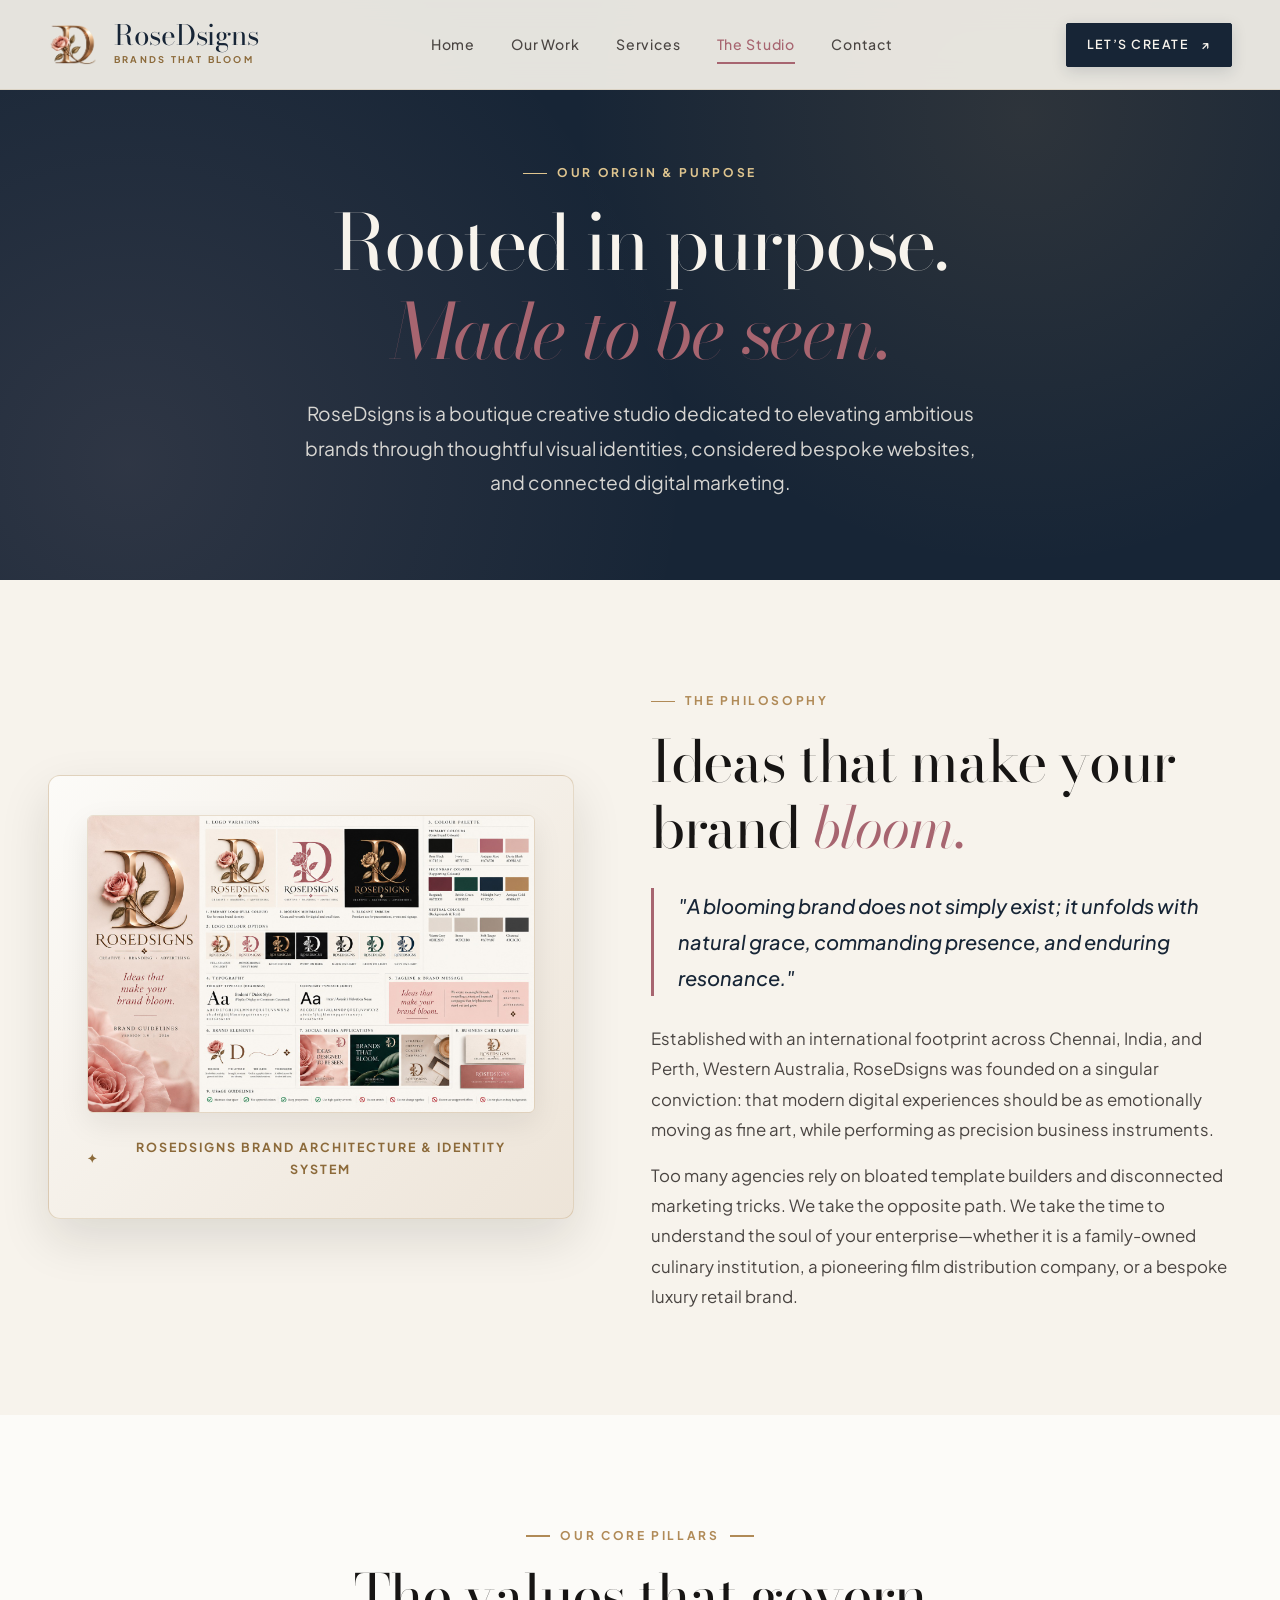
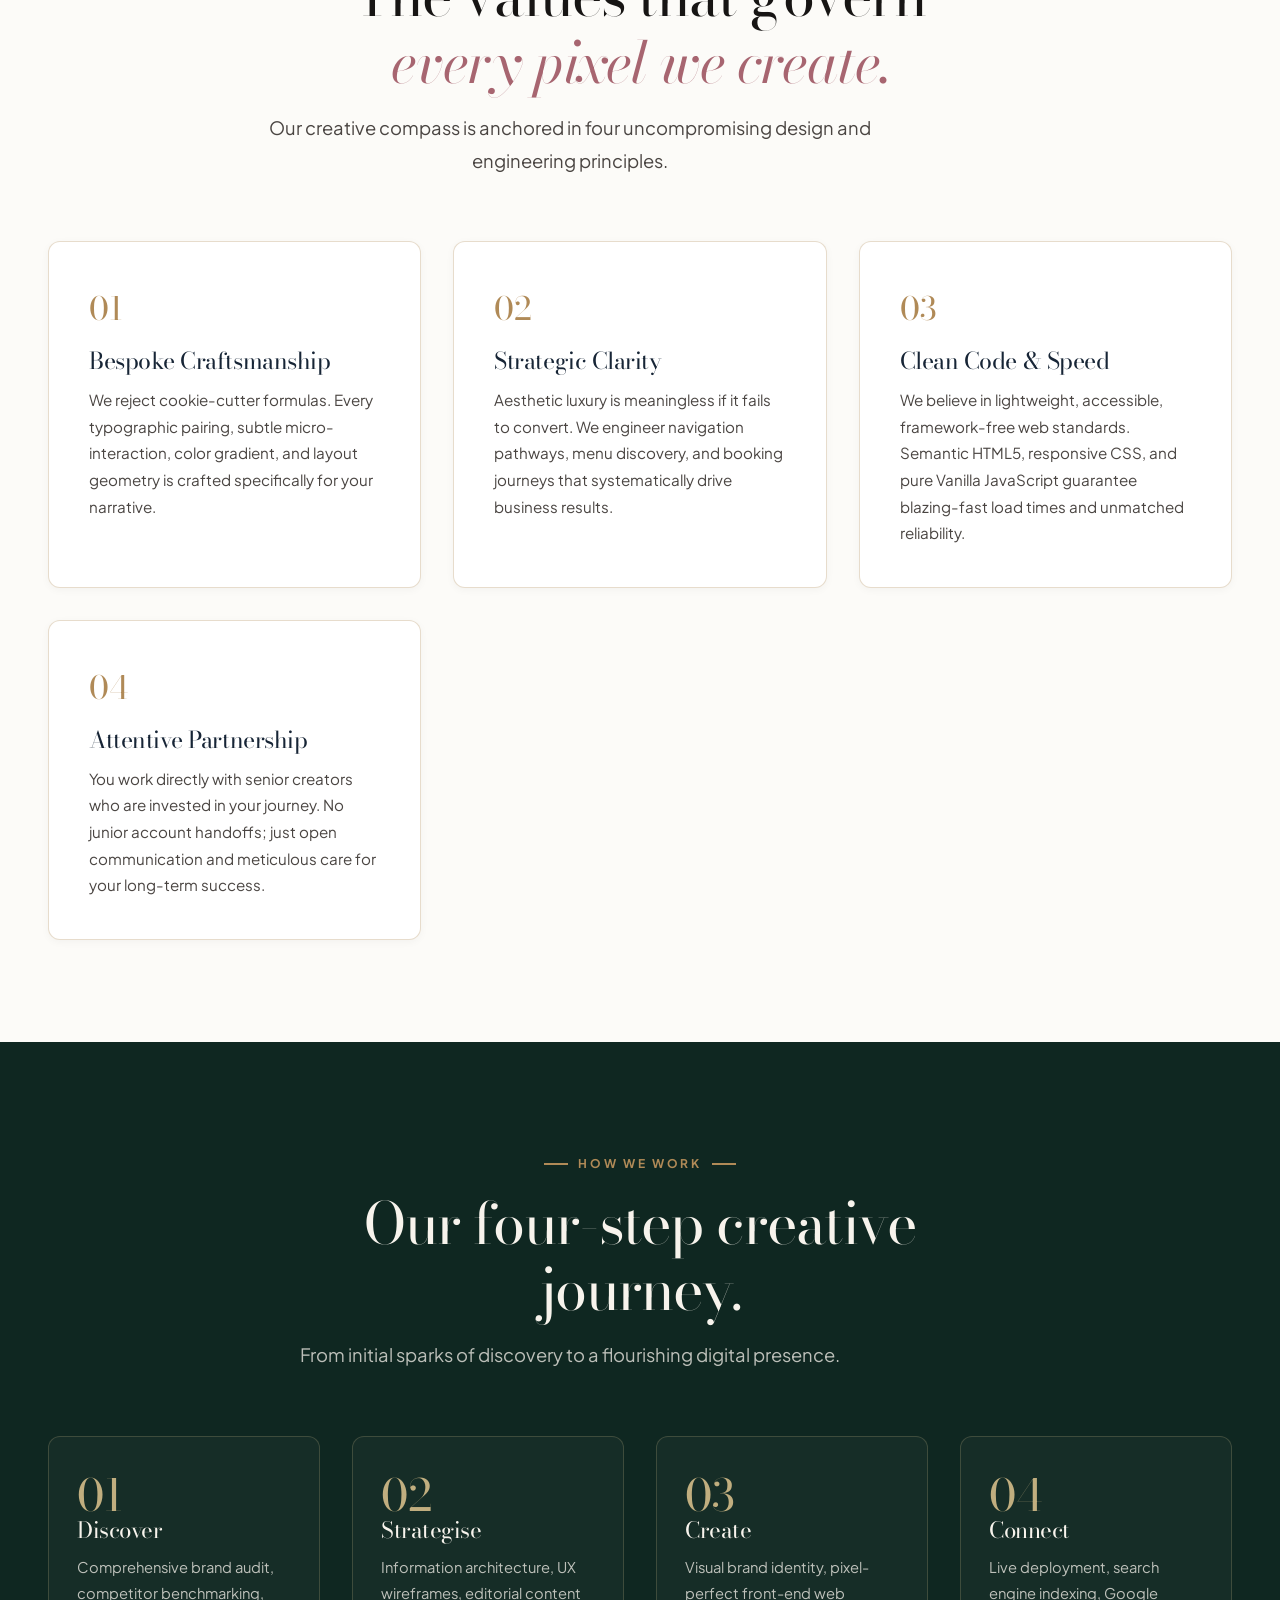
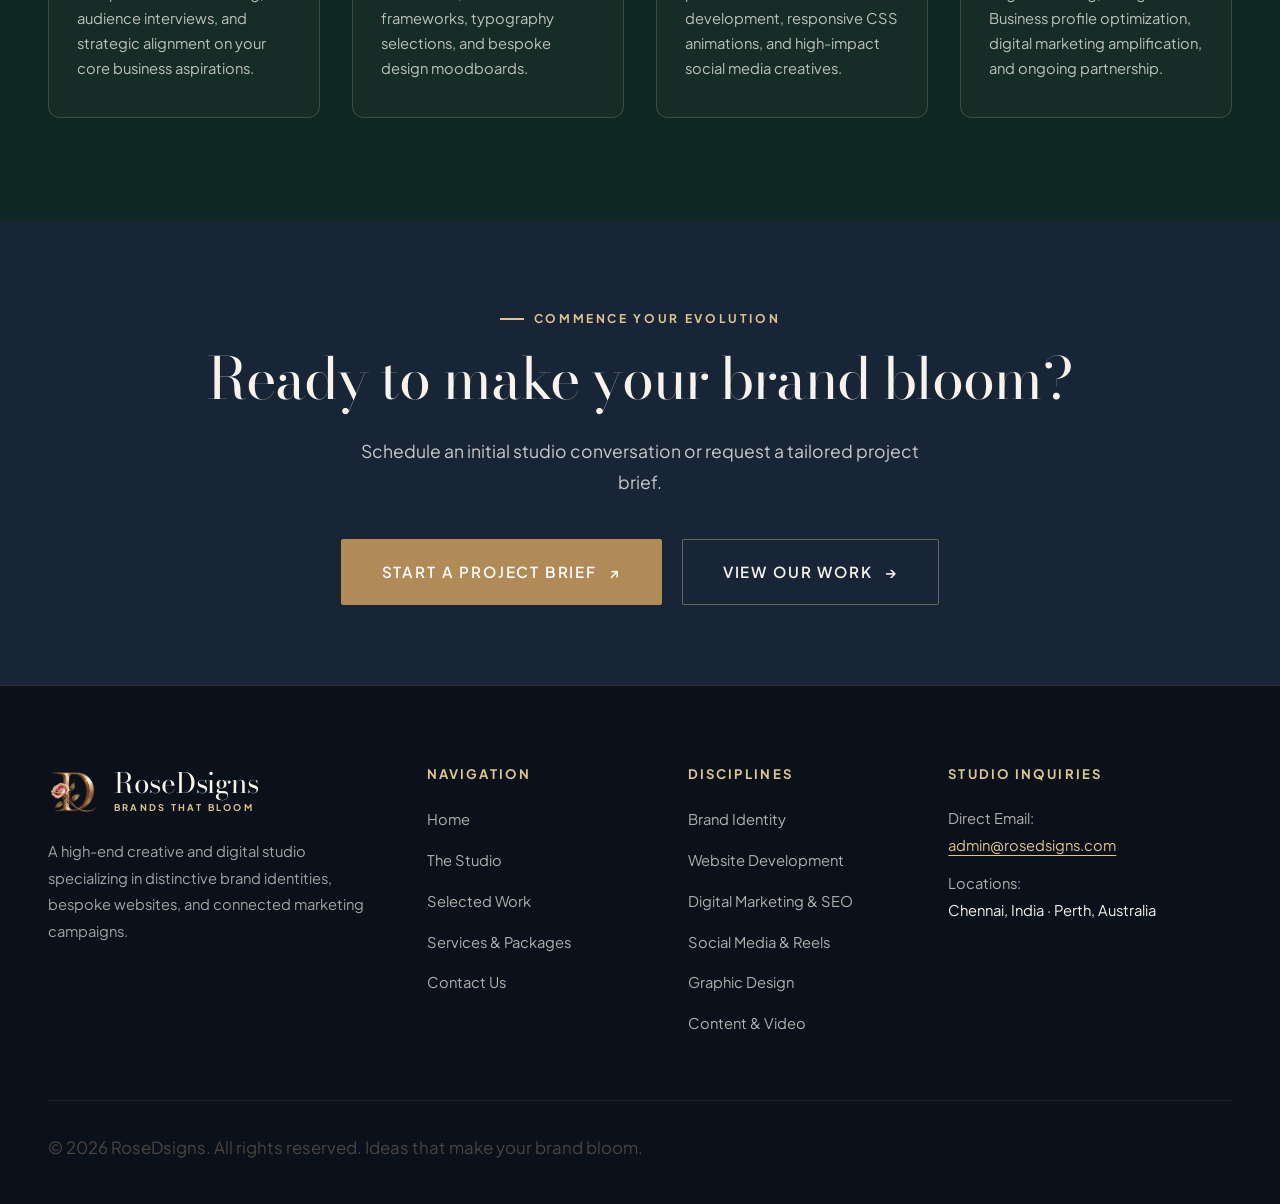
<file: about.html>
<!DOCTYPE html>
<html lang="en">
<head>
  <meta charset="UTF-8">
  <meta name="viewport" content="width=device-width, initial-scale=1.0">
  <title>The Studio — About RoseDsigns | Luxury Creative & Digital Studio</title>
  <meta name="description" content="Discover RoseDsigns — a multidisciplinary creative and digital agency crafting distinctive brand identities, bespoke websites, and connected stories.">
  <meta name="author" content="RoseDsigns">

  <!-- Favicon -->
  <link rel="icon" type="image/webp" href="assets/logo/transparent-monogram.webp">

  <!-- Google Fonts -->
  <link rel="preconnect" href="https://fonts.googleapis.com">
  <link rel="preconnect" href="https://fonts.gstatic.com" crossorigin>
  <link href="https://fonts.googleapis.com/css2?family=Bodoni+Moda:ital,opsz,wght@0,6..96,400..700;1,6..96,400..700&family=Plus+Jakarta+Sans:wght@300;400;500;600;700&display=swap" rel="stylesheet">

  <link rel="stylesheet" href="css/style.css">
</head>
<body>

  <!-- Top Scroll Progress Bar -->
  <div class="scroll-progress-bar" id="scrollProgressBar" aria-hidden="true"></div>

  <!-- Header -->
  <header class="site-header" id="siteHeader" role="banner">
    <div class="container container-wide header-inner">
      <a href="index.html" class="brand-link" aria-label="RoseDsigns Home">
        <img src="assets/logo/transparent-monogram.webp" alt="RoseDsigns Monogram" class="brand-monogram" width="52" height="52">
        <div class="brand-text">
          <span class="brand-name">Rose<span>D</span>signs</span>
          <span class="brand-tagline">Brands that Bloom</span>
        </div>
      </a>

      <nav class="nav-menu" aria-label="Main Navigation">
        <a href="index.html" class="nav-link">Home</a>
        <a href="portfolio.html" class="nav-link">Our Work</a>
        <a href="services.html" class="nav-link">Services</a>
        <a href="about.html" class="nav-link active" aria-current="page">The Studio</a>
        <a href="contact.html" class="nav-link">Contact</a>
      </nav>

      <div class="header-cta-group">
        <a href="contact.html" class="btn btn-primary btn-sm">Let’s Create <span>↗</span></a>
        <button class="menu-toggle" id="menuToggle" aria-label="Toggle navigation menu" aria-expanded="false" aria-controls="mobileNavDrawer">
          <span></span>
          <span></span>
          <span></span>
        </button>
      </div>
    </div>
  </header>

  <!-- Mobile Drawer -->
  <div class="mobile-nav-drawer" id="mobileNavDrawer" role="dialog" aria-modal="true" aria-label="Mobile Navigation">
    <div class="mobile-nav-list">
      <a href="index.html" class="mobile-nav-link">Home <span>01</span></a>
      <a href="portfolio.html" class="mobile-nav-link">Our Work <span>02</span></a>
      <a href="services.html" class="mobile-nav-link">Services <span>03</span></a>
      <a href="about.html" class="mobile-nav-link active">The Studio <span>04</span></a>
      <a href="contact.html" class="mobile-nav-link">Contact <span>05</span></a>
    </div>
    <div class="mobile-drawer-footer">
      <p>Direct Inquiries: <a href="mailto:admin@rosedsigns.com" style="color:var(--ivory);text-decoration:underline;">admin@rosedsigns.com</a></p>
    </div>
  </div>

  <main id="main-content">
    <!-- Subpage Hero -->
    <section class="subpage-hero">
      <div class="container">
        <span class="eyebrow" style="color:var(--gold-light);justify-content:center;">OUR ORIGIN & PURPOSE</span>
        <h1>Rooted in purpose.<br><em>Made to be seen.</em></h1>
        <p class="lead">
          RoseDsigns is a boutique creative studio dedicated to elevating ambitious brands through thoughtful visual identities, considered bespoke websites, and connected digital marketing.
        </p>
      </div>
    </section>

    <!-- Studio Story & Atelier Showcase -->
    <section class="section studio-section">
      <div class="container studio-grid">
        <div class="studio-art-card">
          <img src="assets/images/RoseDsigns-Brand-Guidelines.jpeg" alt="RoseDsigns Official Visual Brand Identity Board" class="studio-board-img" width="1000" height="700">
          <span class="studio-badge-label">
            <span>✦</span> RoseDsigns Brand Architecture & Identity System
          </span>
        </div>

        <div class="studio-copy">
          <span class="eyebrow">THE PHILOSOPHY</span>
          <h2>Ideas that make your brand <em>bloom.</em></h2>
          <p class="philosophy-quote">
            "A blooming brand does not simply exist; it unfolds with natural grace, commanding presence, and enduring resonance."
          </p>
          <p>
            Established with an international footprint across Chennai, India, and Perth, Western Australia, RoseDsigns was founded on a singular conviction: that modern digital experiences should be as emotionally moving as fine art, while performing as precision business instruments.
          </p>
          <p style="margin-top:1rem;">
            Too many agencies rely on bloated template builders and disconnected marketing tricks. We take the opposite path. We take the time to understand the soul of your enterprise—whether it is a family-owned culinary institution, a pioneering film distribution company, or a bespoke luxury retail brand.
          </p>
        </div>
      </div>
    </section>

    <!-- Studio Core Values -->
    <section class="section" style="background-color:var(--ivory-warm);">
      <div class="container">
        <div class="section-head center">
          <span class="eyebrow">OUR CORE PILLARS</span>
          <h2>The values that govern<br><em>every pixel we create.</em></h2>
          <p class="section-subtitle">
            Our creative compass is anchored in four uncompromising design and engineering principles.
          </p>
        </div>

        <div class="values-grid">
          <div class="value-card">
            <span style="font-family:var(--font-display);font-size:2rem;color:var(--gold);display:block;margin-bottom:0.75rem;">01</span>
            <h3>Bespoke Craftsmanship</h3>
            <p>
              We reject cookie-cutter formulas. Every typographic pairing, subtle micro-interaction, color gradient, and layout geometry is crafted specifically for your narrative.
            </p>
          </div>

          <div class="value-card">
            <span style="font-family:var(--font-display);font-size:2rem;color:var(--gold);display:block;margin-bottom:0.75rem;">02</span>
            <h3>Strategic Clarity</h3>
            <p>
              Aesthetic luxury is meaningless if it fails to convert. We engineer navigation pathways, menu discovery, and booking journeys that systematically drive business results.
            </p>
          </div>

          <div class="value-card">
            <span style="font-family:var(--font-display);font-size:2rem;color:var(--gold);display:block;margin-bottom:0.75rem;">03</span>
            <h3>Clean Code & Speed</h3>
            <p>
              We believe in lightweight, accessible, framework-free web standards. Semantic HTML5, responsive CSS, and pure Vanilla JavaScript guarantee blazing-fast load times and unmatched reliability.
            </p>
          </div>

          <div class="value-card">
            <span style="font-family:var(--font-display);font-size:2rem;color:var(--gold);display:block;margin-bottom:0.75rem;">04</span>
            <h3>Attentive Partnership</h3>
            <p>
              You work directly with senior creators who are invested in your journey. No junior account handoffs; just open communication and meticulous care for your long-term success.
            </p>
          </div>
        </div>
      </div>
    </section>

    <!-- Creative Process -->
    <section class="section process-section">
      <div class="container">
        <div class="section-head center">
          <span class="eyebrow">HOW WE WORK</span>
          <h2>Our four-step creative journey.</h2>
          <p class="section-subtitle">
            From initial sparks of discovery to a flourishing digital presence.
          </p>
        </div>

        <div class="process-grid">
          <div class="process-step-card">
            <span class="step-num">01</span>
            <h3 class="step-title">Discover</h3>
            <p class="step-desc">
              Comprehensive brand audit, competitor benchmarking, audience interviews, and strategic alignment on your core business aspirations.
            </p>
          </div>

          <div class="process-step-card">
            <span class="step-num">02</span>
            <h3 class="step-title">Strategise</h3>
            <p class="step-desc">
              Information architecture, UX wireframes, editorial content frameworks, typography selections, and bespoke design moodboards.
            </p>
          </div>

          <div class="process-step-card">
            <span class="step-num">03</span>
            <h3 class="step-title">Create</h3>
            <p class="step-desc">
              Visual brand identity, pixel-perfect front-end web development, responsive CSS animations, and high-impact social media creatives.
            </p>
          </div>

          <div class="process-step-card">
            <span class="step-num">04</span>
            <h3 class="step-title">Connect</h3>
            <p class="step-desc">
              Live deployment, search engine indexing, Google Business profile optimization, digital marketing amplification, and ongoing partnership.
            </p>
          </div>
        </div>
      </div>
    </section>

    <!-- CTA Strip -->
    <section class="section" style="background:var(--navy);color:var(--ivory);text-align:center;padding:5rem 0;">
      <div class="container">
        <span class="eyebrow" style="color:var(--gold-light);justify-content:center;">COMMENCE YOUR EVOLUTION</span>
        <h2 style="color:var(--ivory);margin-bottom:1.5rem;">Ready to make your brand bloom?</h2>
        <p style="color:rgba(247,243,236,0.8);max-width:560px;margin:0 auto 2.5rem;font-size:1.1rem;">
          Schedule an initial studio conversation or request a tailored project brief.
        </p>
        <div style="display:flex;justify-content:center;gap:1.25rem;flex-wrap:wrap;">
          <a href="contact.html" class="btn btn-gold btn-lg">Start a Project Brief <span>↗</span></a>
          <a href="portfolio.html" class="btn btn-outline-light btn-lg">View Our Work <span>→</span></a>
        </div>
      </div>
    </section>
  </main>

  <!-- Footer -->
  <footer class="site-footer" role="contentinfo">
    <div class="container">
      <div class="footer-top-grid">
        <div class="footer-brand-col">
          <a href="index.html" class="brand-link" aria-label="RoseDsigns Home">
            <img src="assets/logo/transparent-monogram.webp" alt="RoseDsigns Logo" class="brand-monogram" width="48" height="48">
            <div class="brand-text">
              <span class="brand-name" style="color:var(--ivory);">Rose<span>D</span>signs</span>
              <span class="brand-tagline" style="color:var(--gold-light);">Brands that Bloom</span>
            </div>
          </a>
          <p>
            A high-end creative and digital studio specializing in distinctive brand identities, bespoke websites, and connected marketing campaigns.
          </p>
        </div>

        <div class="footer-col">
          <h4 class="footer-heading">Navigation</h4>
          <ul class="footer-links-list">
            <li><a href="index.html">Home</a></li>
            <li><a href="about.html">The Studio</a></li>
            <li><a href="portfolio.html">Selected Work</a></li>
            <li><a href="services.html">Services & Packages</a></li>
            <li><a href="contact.html">Contact Us</a></li>
          </ul>
        </div>

        <div class="footer-col">
          <h4 class="footer-heading">Disciplines</h4>
          <ul class="footer-links-list">
            <li><a href="services.html#brand-identity">Brand Identity</a></li>
            <li><a href="services.html#website-design">Website Development</a></li>
            <li><a href="services.html#digital-marketing">Digital Marketing & SEO</a></li>
            <li><a href="services.html#social-media">Social Media & Reels</a></li>
            <li><a href="services.html#graphic-design">Graphic Design</a></li>
            <li><a href="services.html#content-creation">Content & Video</a></li>
          </ul>
        </div>

        <div class="footer-col footer-contact-info">
          <h4 class="footer-heading">Studio Inquiries</h4>
          <p>Direct Email:<br><a href="mailto:admin@rosedsigns.com">admin@rosedsigns.com</a></p>
          <p>Locations:<br><span style="color:var(--ivory);">Chennai, India · Perth, Australia</span></p>
        </div>
      </div>

      <div class="footer-bottom-bar">
        <p>© <span class="dynamic-year">2026</span> RoseDsigns. All rights reserved. Ideas that make your brand bloom.</p>
        <button class="back-to-top-btn" id="backToTopBtn" aria-label="Back to top of page">
          Back to Top <span>↑</span>
        </button>
      </div>
    </div>
  </footer>

  <script src="js/script.js"></script>
</body>
</html>
</file>
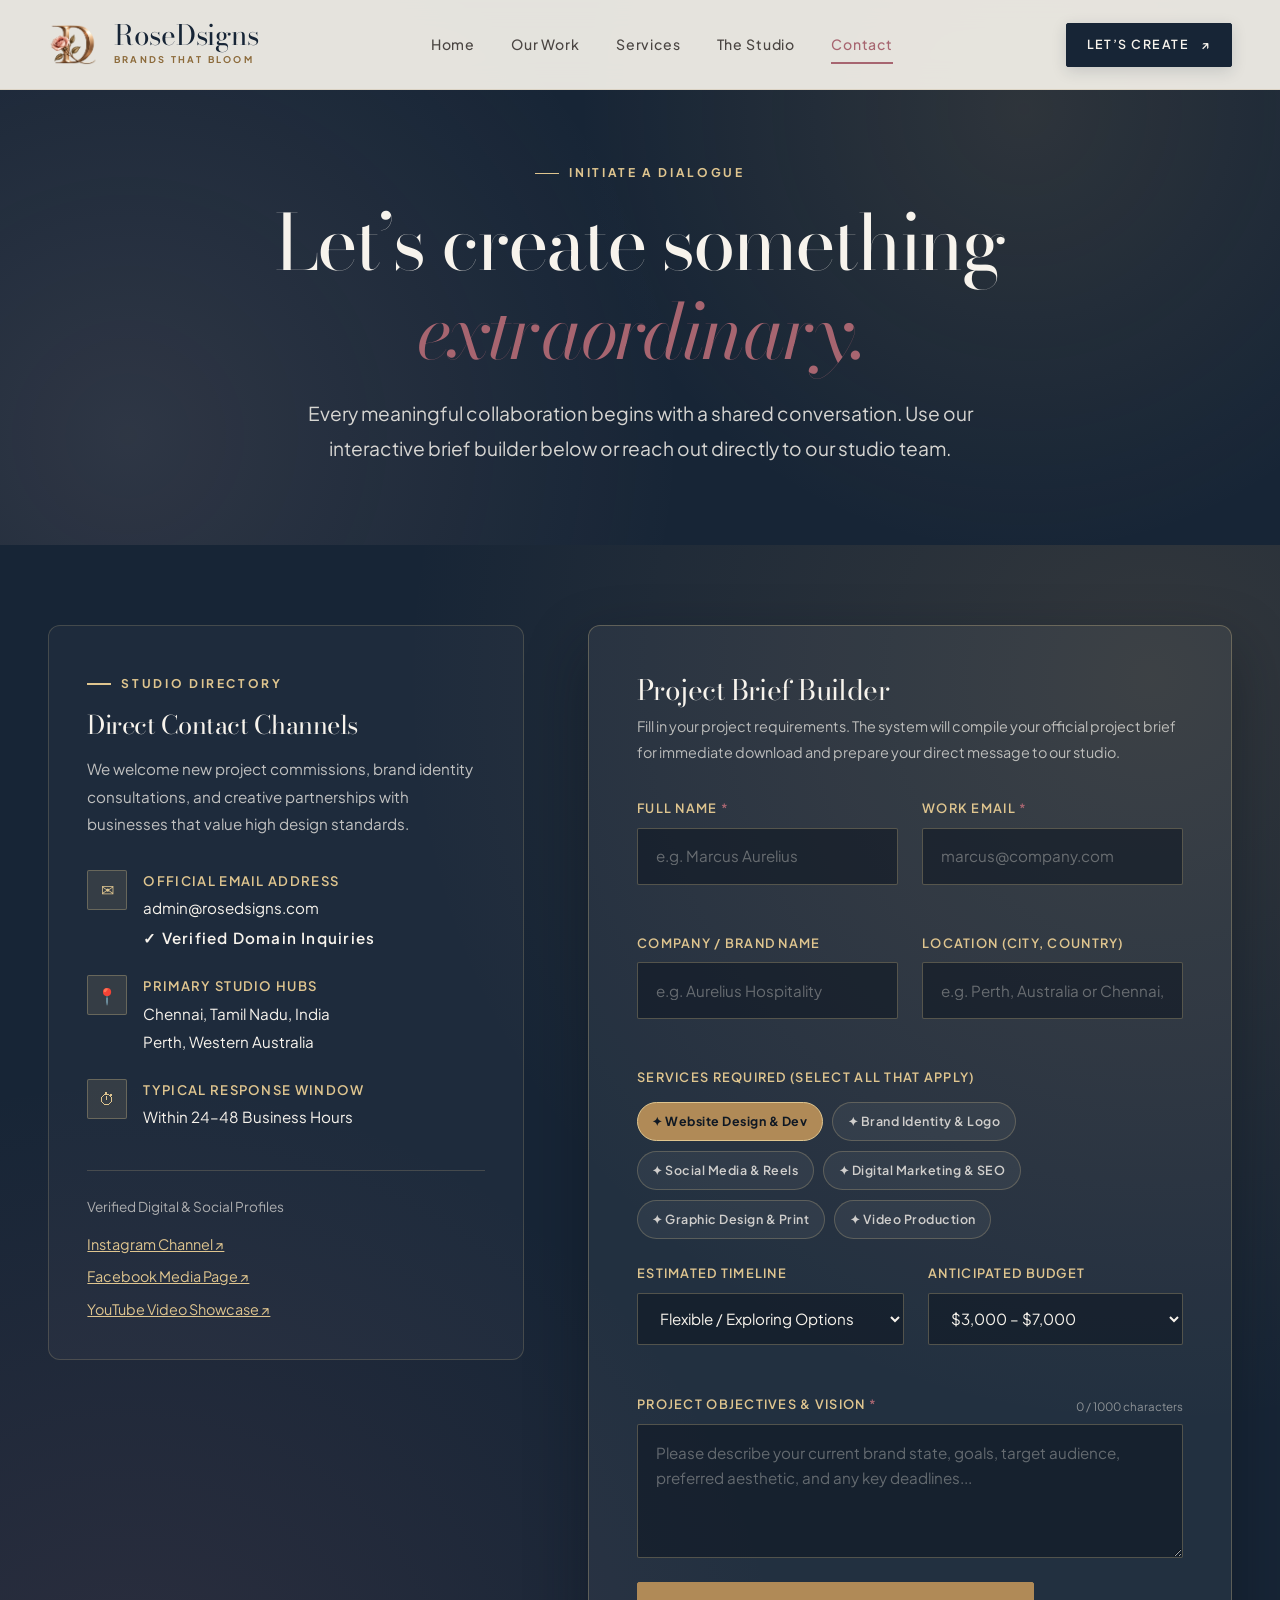
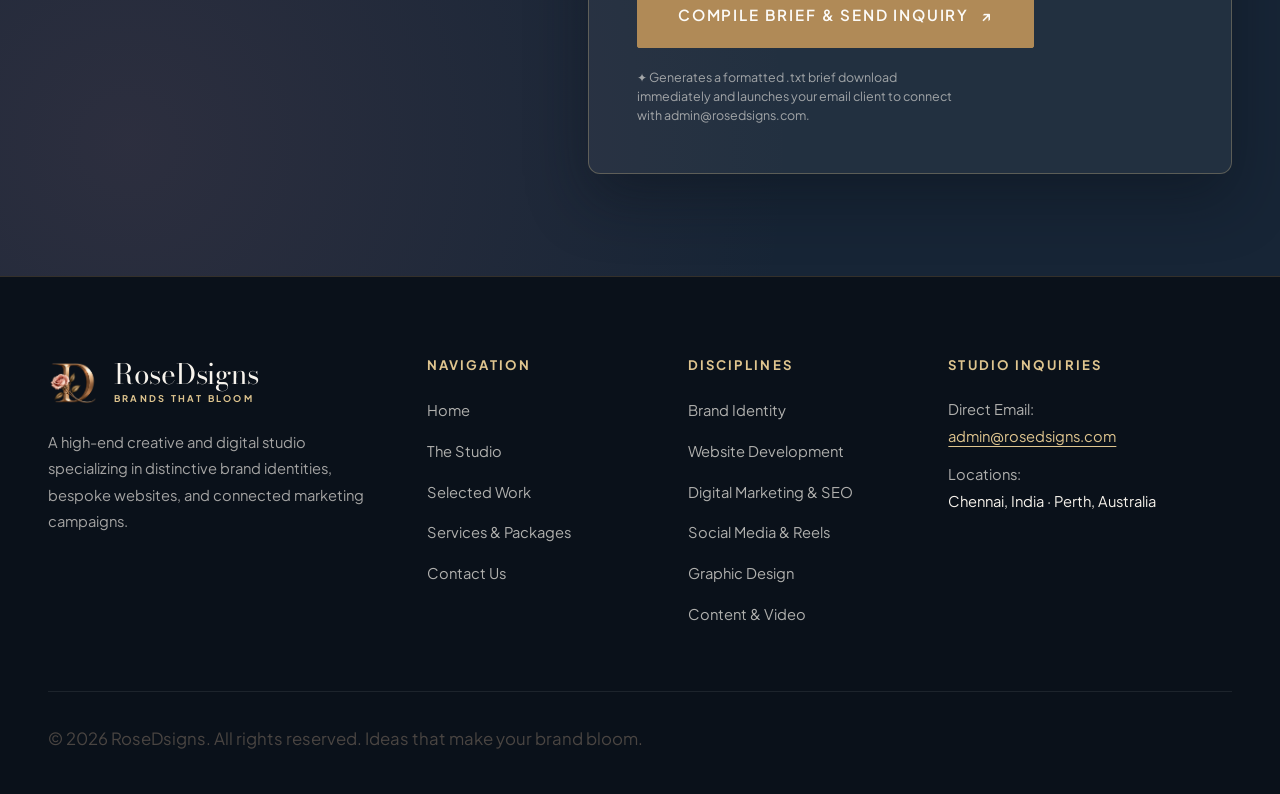
<file: contact.html>
<!DOCTYPE html>
<html lang="en">
<head>
  <meta charset="UTF-8">
  <meta name="viewport" content="width=device-width, initial-scale=1.0">
  <title>Contact & Project Brief — RoseDsigns | Luxury Creative & Digital Studio</title>
  <meta name="description" content="Connect with RoseDsigns creative and digital studio. Compile an interactive project brief, request a consultation, or email us at admin@rosedsigns.com.">
  <meta name="author" content="RoseDsigns">

  <!-- Favicon -->
  <link rel="icon" type="image/webp" href="assets/logo/transparent-monogram.webp">

  <!-- Google Fonts -->
  <link rel="preconnect" href="https://fonts.googleapis.com">
  <link rel="preconnect" href="https://fonts.gstatic.com" crossorigin>
  <link href="https://fonts.googleapis.com/css2?family=Bodoni+Moda:ital,opsz,wght@0,6..96,400..700;1,6..96,400..700&family=Plus+Jakarta+Sans:wght@300;400;500;600;700&display=swap" rel="stylesheet">

  <link rel="stylesheet" href="css/style.css">
</head>
<body>

  <!-- Top Scroll Progress Bar -->
  <div class="scroll-progress-bar" id="scrollProgressBar" aria-hidden="true"></div>

  <!-- Header -->
  <header class="site-header" id="siteHeader" role="banner">
    <div class="container container-wide header-inner">
      <a href="index.html" class="brand-link" aria-label="RoseDsigns Home">
        <img src="assets/logo/transparent-monogram.webp" alt="RoseDsigns Monogram" class="brand-monogram" width="52" height="52">
        <div class="brand-text">
          <span class="brand-name">Rose<span>D</span>signs</span>
          <span class="brand-tagline">Brands that Bloom</span>
        </div>
      </a>

      <nav class="nav-menu" aria-label="Main Navigation">
        <a href="index.html" class="nav-link">Home</a>
        <a href="portfolio.html" class="nav-link">Our Work</a>
        <a href="services.html" class="nav-link">Services</a>
        <a href="about.html" class="nav-link">The Studio</a>
        <a href="contact.html" class="nav-link active" aria-current="page">Contact</a>
      </nav>

      <div class="header-cta-group">
        <a href="contact.html" class="btn btn-primary btn-sm">Let’s Create <span>↗</span></a>
        <button class="menu-toggle" id="menuToggle" aria-label="Toggle navigation menu" aria-expanded="false" aria-controls="mobileNavDrawer">
          <span></span>
          <span></span>
          <span></span>
        </button>
      </div>
    </div>
  </header>

  <!-- Mobile Drawer -->
  <div class="mobile-nav-drawer" id="mobileNavDrawer" role="dialog" aria-modal="true" aria-label="Mobile Navigation">
    <div class="mobile-nav-list">
      <a href="index.html" class="mobile-nav-link">Home <span>01</span></a>
      <a href="portfolio.html" class="mobile-nav-link">Our Work <span>02</span></a>
      <a href="services.html" class="mobile-nav-link">Services <span>03</span></a>
      <a href="about.html" class="mobile-nav-link">The Studio <span>04</span></a>
      <a href="contact.html" class="mobile-nav-link active">Contact <span>05</span></a>
    </div>
    <div class="mobile-drawer-footer">
      <p>Direct Inquiries: <a href="mailto:admin@rosedsigns.com" style="color:var(--ivory);text-decoration:underline;">admin@rosedsigns.com</a></p>
    </div>
  </div>

  <main id="main-content">
    <!-- Subpage Hero -->
    <section class="subpage-hero">
      <div class="container">
        <span class="eyebrow" style="color:var(--gold-light);justify-content:center;">INITIATE A DIALOGUE</span>
        <h1>Let’s create something<br><em>extraordinary.</em></h1>
        <p class="lead">
          Every meaningful collaboration begins with a shared conversation. Use our interactive brief builder below or reach out directly to our studio team.
        </p>
      </div>
    </section>

    <!-- Contact & Brief Builder Section -->
    <section class="section contact-section" style="padding-top:5rem;">
      <div class="container">
        <div class="contact-layout">
          <!-- Left: Studio Directory -->
          <div class="contact-sidebar">
            <span class="eyebrow" style="color:var(--gold-light);">STUDIO DIRECTORY</span>
            <h3>Direct Contact Channels</h3>
            <p>
              We welcome new project commissions, brand identity consultations, and creative partnerships with businesses that value high design standards.
            </p>

            <div class="contact-info-list">
              <div class="info-item">
                <div class="info-icon">✉</div>
                <div class="info-details">
                  <b>Official Email Address</b>
                  <a href="mailto:admin@rosedsigns.com">admin@rosedsigns.com</a>
                  <span class="verified-badge">✓ Verified Domain Inquiries</span>
                </div>
              </div>

              <div class="info-item">
                <div class="info-icon">📍</div>
                <div class="info-details">
                  <b>Primary Studio Hubs</b>
                  <span>Chennai, Tamil Nadu, India</span>
                  <span style="display:block;margin-top:2px;">Perth, Western Australia</span>
                </div>
              </div>

              <div class="info-item">
                <div class="info-icon">⏱</div>
                <div class="info-details">
                  <b>Typical Response Window</b>
                  <span>Within 24–48 Business Hours</span>
                </div>
              </div>
            </div>

            <div style="border-top:1px solid rgba(223,197,143,0.2);padding-top:1.5rem;">
              <p style="font-size:0.85rem;color:rgba(247,243,236,0.65);margin-bottom:0.75rem;">Verified Digital & Social Profiles</p>
              <div style="display:flex;flex-direction:column;gap:0.5rem;">
                <a href="https://www.instagram.com/a2bperth/" target="_blank" rel="noopener noreferrer" style="color:var(--gold-light);font-size:0.9rem;text-decoration:underline;">Instagram Channel ↗</a>
                <a href="https://www.facebook.com/thiraiflicks1" target="_blank" rel="noopener noreferrer" style="color:var(--gold-light);font-size:0.9rem;text-decoration:underline;">Facebook Media Page ↗</a>
                <a href="https://www.youtube.com/watch?v=WGW4HYoVm_I" target="_blank" rel="noopener noreferrer" style="color:var(--gold-light);font-size:0.9rem;text-decoration:underline;">YouTube Video Showcase ↗</a>
              </div>
            </div>
          </div>

          <!-- Right: Interactive Brief Form -->
          <div class="brief-builder-card">
            <h3 style="color:var(--ivory);font-size:1.75rem;margin-bottom:0.5rem;">Project Brief Builder</h3>
            <p style="color:rgba(247,243,236,0.7);font-size:0.9rem;margin-bottom:2rem;">
              Fill in your project requirements. The system will compile your official project brief for immediate download and prepare your direct message to our studio.
            </p>

            <form id="projectBriefForm" novalidate>
              <div class="form-group-row">
                <div class="form-group">
                  <label for="fullName" class="form-label">Full Name <span class="req">*</span></label>
                  <input type="text" id="fullName" name="fullName" class="form-control" placeholder="e.g. Marcus Aurelius" required autocomplete="name">
                </div>
                <div class="form-group">
                  <label for="email" class="form-label">Work Email <span class="req">*</span></label>
                  <input type="email" id="email" name="email" class="form-control" placeholder="marcus@company.com" required autocomplete="email">
                </div>
              </div>

              <div class="form-group-row">
                <div class="form-group">
                  <label for="companyName" class="form-label">Company / Brand Name</label>
                  <input type="text" id="companyName" name="companyName" class="form-control" placeholder="e.g. Aurelius Hospitality" autocomplete="organization">
                </div>
                <div class="form-group">
                  <label for="clientLocation" class="form-label">Location (City, Country)</label>
                  <input type="text" id="clientLocation" name="clientLocation" class="form-control" placeholder="e.g. Perth, Australia or Chennai, India">
                </div>
              </div>

              <!-- Interactive Service Selector -->
              <div class="form-group">
                <label class="form-label">Services Required (Select All That Apply)</label>
                <div class="service-pills-selector">
                  <div class="service-pill-checkbox">
                    <input type="checkbox" id="c-srv-web" name="services" value="Website Design & Development" checked>
                    <label for="c-srv-web">✦ Website Design & Dev</label>
                  </div>
                  <div class="service-pill-checkbox">
                    <input type="checkbox" id="c-srv-brand" name="services" value="Brand Identity & Strategy">
                    <label for="c-srv-brand">✦ Brand Identity & Logo</label>
                  </div>
                  <div class="service-pill-checkbox">
                    <input type="checkbox" id="c-srv-social" name="services" value="Social Media Management">
                    <label for="c-srv-social">✦ Social Media & Reels</label>
                  </div>
                  <div class="service-pill-checkbox">
                    <input type="checkbox" id="c-srv-mktg" name="services" value="Digital Marketing & SEO">
                    <label for="c-srv-mktg">✦ Digital Marketing & SEO</label>
                  </div>
                  <div class="service-pill-checkbox">
                    <input type="checkbox" id="c-srv-graphic" name="services" value="Graphic Design & Creative Assets">
                    <label for="c-srv-graphic">✦ Graphic Design & Print</label>
                  </div>
                  <div class="service-pill-checkbox">
                    <input type="checkbox" id="c-srv-video" name="services" value="Content Creation & Video Production">
                    <label for="c-srv-video">✦ Video Production</label>
                  </div>
                </div>
              </div>

              <div class="form-group-row">
                <div class="form-group">
                  <label for="timeline" class="form-label">Estimated Timeline</label>
                  <select id="timeline" name="timeline" class="form-control">
                    <option value="Flexible">Flexible / Exploring Options</option>
                    <option value="1-2 Months">1–2 Months</option>
                    <option value="2-3 Months">2–3 Months</option>
                    <option value="Immediate Priority">Immediate Priority (< 1 Month)</option>
                  </select>
                </div>
                <div class="form-group">
                  <label for="budgetRange" class="form-label">Anticipated Budget</label>
                  <select id="budgetRange" name="budgetRange" class="form-control">
                    <option value="Under $3,000">Under $3,000</option>
                    <option value="$3,000 - $7,000" selected>$3,000 – $7,000</option>
                    <option value="$7,000 - $15,000">$7,000 – $15,000</option>
                    <option value="$15,000+">$15,000+ Enterprise Tier</option>
                  </select>
                </div>
              </div>

              <div class="form-group">
                <div style="display:flex;justify-content:space-between;align-items:center;">
                  <label for="projectDetails" class="form-label">Project Objectives & Vision <span class="req">*</span></label>
                  <span class="char-counter" id="charCount">0 / 1000 characters</span>
                </div>
                <textarea id="projectDetails" name="projectDetails" rows="4" class="form-control" maxlength="1000" placeholder="Please describe your current brand state, goals, target audience, preferred aesthetic, and any key deadlines..." required></textarea>
              </div>

              <div class="form-actions-group">
                <button type="submit" class="btn btn-gold btn-lg" id="submitBriefBtn">
                  Compile Brief & Send Inquiry <span>↗</span>
                </button>
                <p class="form-disclaimer">
                  ✦ Generates a formatted .txt brief download immediately and launches your email client to connect with admin@rosedsigns.com.
                </p>
              </div>

              <div class="form-toast" id="formToast" role="status" aria-live="polite"></div>
            </form>
          </div>
        </div>
      </div>
    </section>
  </main>

  <!-- Footer -->
  <footer class="site-footer" role="contentinfo">
    <div class="container">
      <div class="footer-top-grid">
        <div class="footer-brand-col">
          <a href="index.html" class="brand-link" aria-label="RoseDsigns Home">
            <img src="assets/logo/transparent-monogram.webp" alt="RoseDsigns Logo" class="brand-monogram" width="48" height="48">
            <div class="brand-text">
              <span class="brand-name" style="color:var(--ivory);">Rose<span>D</span>signs</span>
              <span class="brand-tagline" style="color:var(--gold-light);">Brands that Bloom</span>
            </div>
          </a>
          <p>
            A high-end creative and digital studio specializing in distinctive brand identities, bespoke websites, and connected marketing campaigns.
          </p>
        </div>

        <div class="footer-col">
          <h4 class="footer-heading">Navigation</h4>
          <ul class="footer-links-list">
            <li><a href="index.html">Home</a></li>
            <li><a href="about.html">The Studio</a></li>
            <li><a href="portfolio.html">Selected Work</a></li>
            <li><a href="services.html">Services & Packages</a></li>
            <li><a href="contact.html">Contact Us</a></li>
          </ul>
        </div>

        <div class="footer-col">
          <h4 class="footer-heading">Disciplines</h4>
          <ul class="footer-links-list">
            <li><a href="services.html#brand-identity">Brand Identity</a></li>
            <li><a href="services.html#website-design">Website Development</a></li>
            <li><a href="services.html#digital-marketing">Digital Marketing & SEO</a></li>
            <li><a href="services.html#social-media">Social Media & Reels</a></li>
            <li><a href="services.html#graphic-design">Graphic Design</a></li>
            <li><a href="services.html#content-creation">Content & Video</a></li>
          </ul>
        </div>

        <div class="footer-col footer-contact-info">
          <h4 class="footer-heading">Studio Inquiries</h4>
          <p>Direct Email:<br><a href="mailto:admin@rosedsigns.com">admin@rosedsigns.com</a></p>
          <p>Locations:<br><span style="color:var(--ivory);">Chennai, India · Perth, Australia</span></p>
        </div>
      </div>

      <div class="footer-bottom-bar">
        <p>© <span class="dynamic-year">2026</span> RoseDsigns. All rights reserved. Ideas that make your brand bloom.</p>
        <button class="back-to-top-btn" id="backToTopBtn" aria-label="Back to top of page">
          Back to Top <span>↑</span>
        </button>
      </div>
    </div>
  </footer>

  <script src="js/script.js"></script>
</body>
</html>
</file>
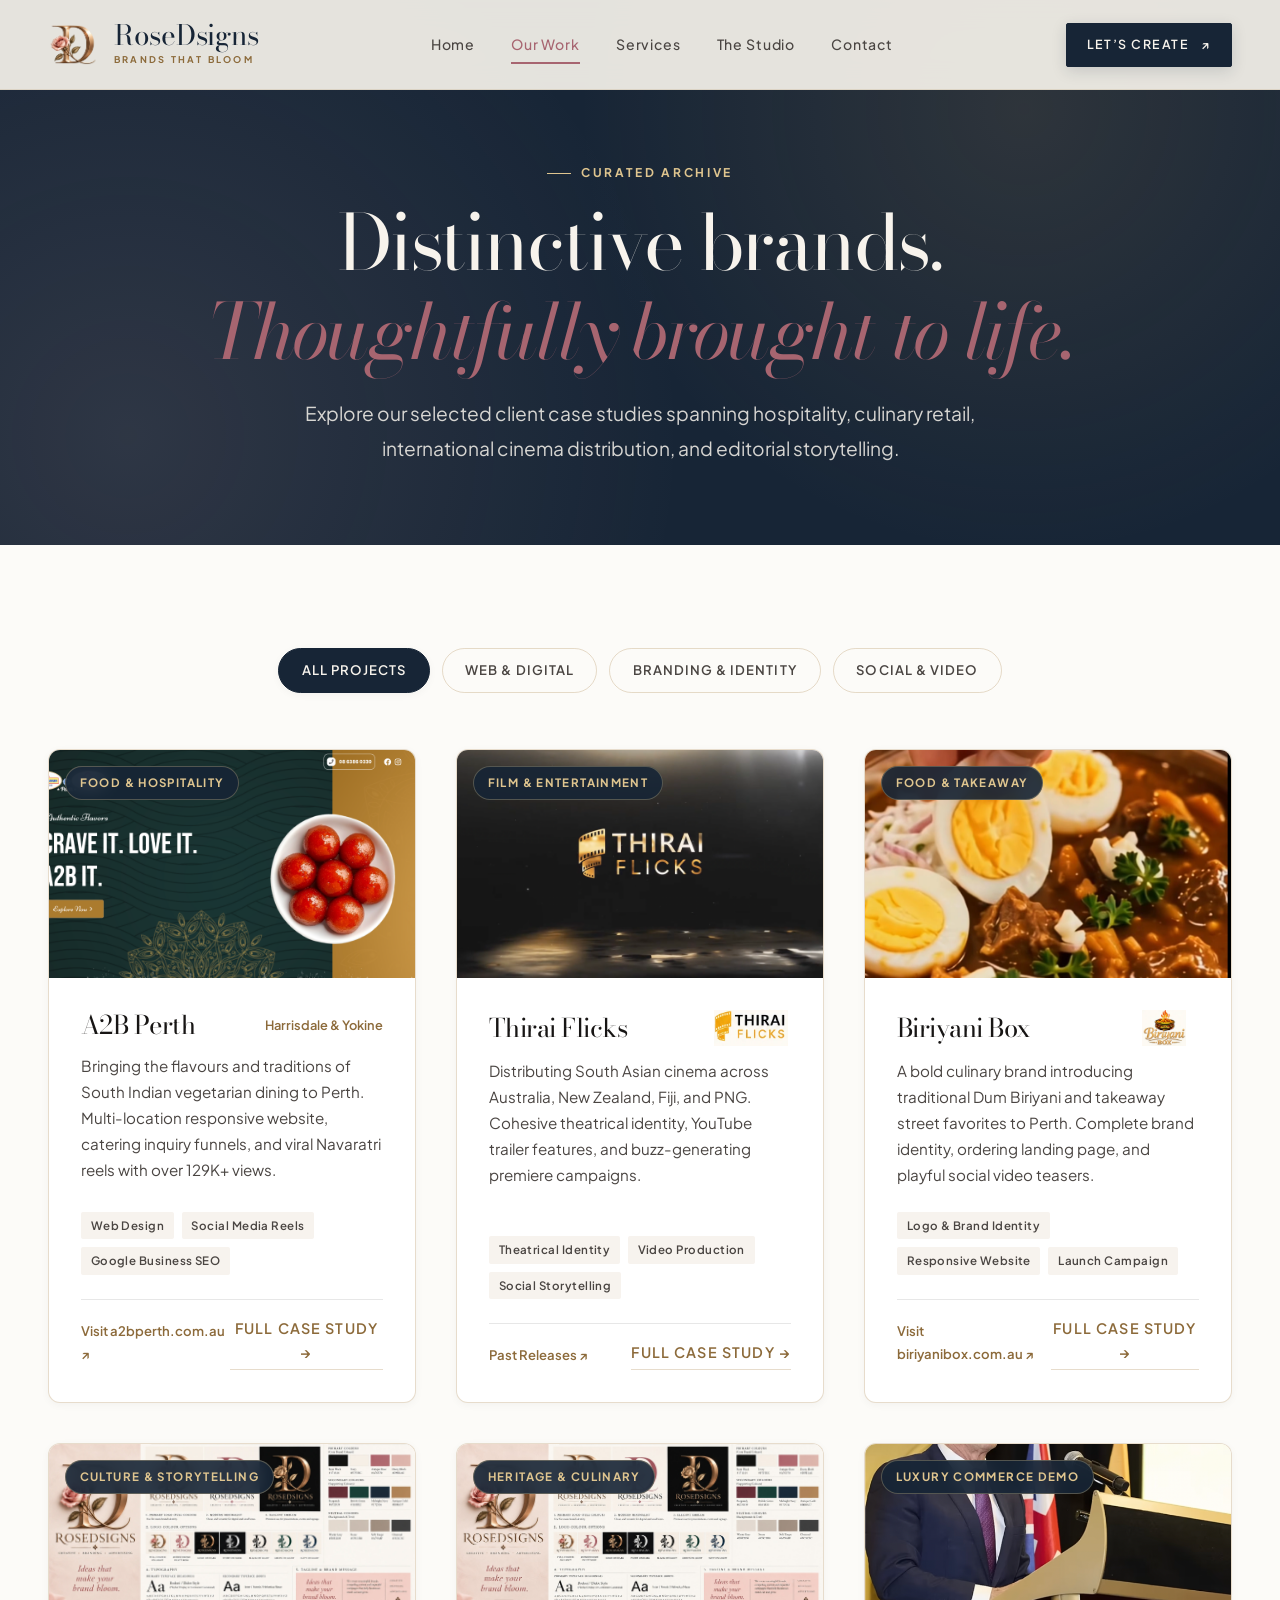
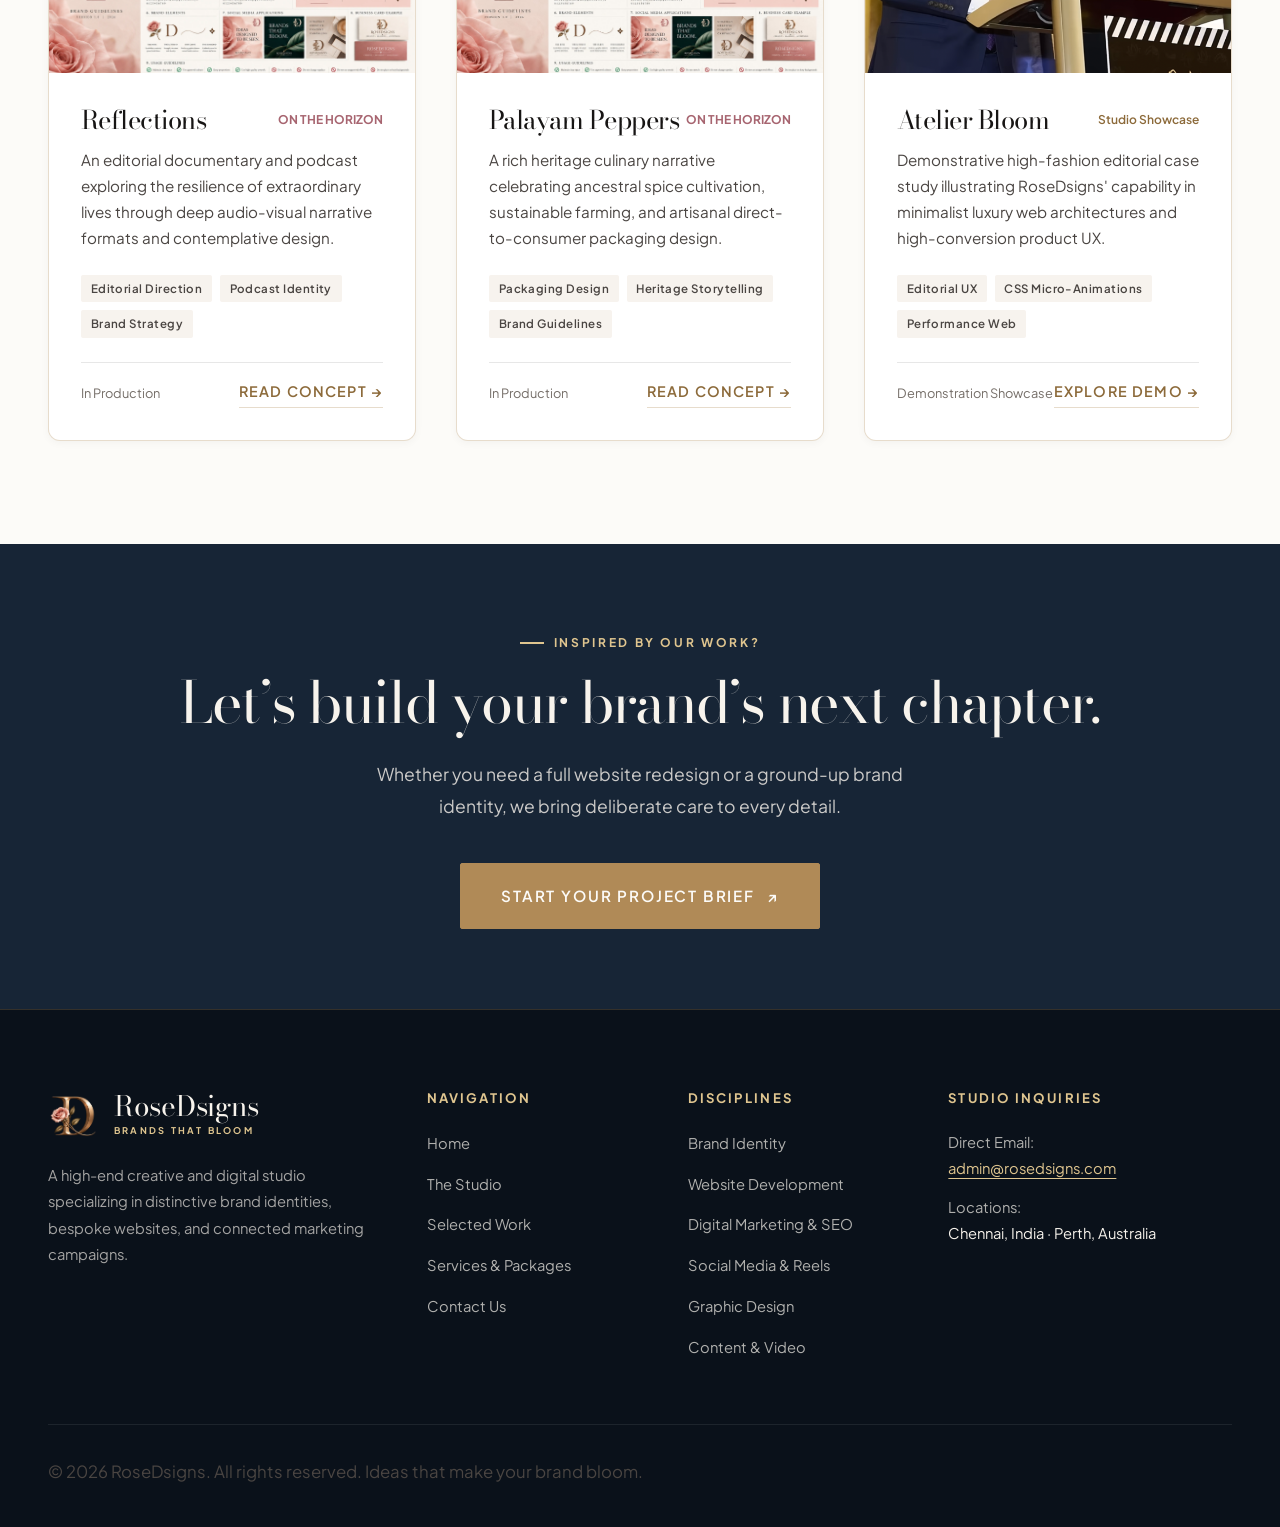
<file: portfolio.html>
<!DOCTYPE html>
<html lang="en">
<head>
  <meta charset="UTF-8">
  <meta name="viewport" content="width=device-width, initial-scale=1.0">
  <title>Selected Work & Portfolio — RoseDsigns | Luxury Creative & Digital Studio</title>
  <meta name="description" content="Explore RoseDsigns' portfolio of distinctive brand identities, bespoke websites, and connected social media campaigns for hospitality, food, and cinema entertainment.">
  <meta name="author" content="RoseDsigns">

  <!-- Favicon -->
  <link rel="icon" type="image/webp" href="assets/logo/transparent-monogram.webp">

  <!-- Google Fonts -->
  <link rel="preconnect" href="https://fonts.googleapis.com">
  <link rel="preconnect" href="https://fonts.gstatic.com" crossorigin>
  <link href="https://fonts.googleapis.com/css2?family=Bodoni+Moda:ital,opsz,wght@0,6..96,400..700;1,6..96,400..700&family=Plus+Jakarta+Sans:wght@300;400;500;600;700&display=swap" rel="stylesheet">

  <link rel="stylesheet" href="css/style.css">
</head>
<body>

  <!-- Top Scroll Progress Bar -->
  <div class="scroll-progress-bar" id="scrollProgressBar" aria-hidden="true"></div>

  <!-- Header -->
  <header class="site-header" id="siteHeader" role="banner">
    <div class="container container-wide header-inner">
      <a href="index.html" class="brand-link" aria-label="RoseDsigns Home">
        <img src="assets/logo/transparent-monogram.webp" alt="RoseDsigns Monogram" class="brand-monogram" width="52" height="52">
        <div class="brand-text">
          <span class="brand-name">Rose<span>D</span>signs</span>
          <span class="brand-tagline">Brands that Bloom</span>
        </div>
      </a>

      <nav class="nav-menu" aria-label="Main Navigation">
        <a href="index.html" class="nav-link">Home</a>
        <a href="portfolio.html" class="nav-link active" aria-current="page">Our Work</a>
        <a href="services.html" class="nav-link">Services</a>
        <a href="about.html" class="nav-link">The Studio</a>
        <a href="contact.html" class="nav-link">Contact</a>
      </nav>

      <div class="header-cta-group">
        <a href="contact.html" class="btn btn-primary btn-sm">Let’s Create <span>↗</span></a>
        <button class="menu-toggle" id="menuToggle" aria-label="Toggle navigation menu" aria-expanded="false" aria-controls="mobileNavDrawer">
          <span></span>
          <span></span>
          <span></span>
        </button>
      </div>
    </div>
  </header>

  <!-- Mobile Drawer -->
  <div class="mobile-nav-drawer" id="mobileNavDrawer" role="dialog" aria-modal="true" aria-label="Mobile Navigation">
    <div class="mobile-nav-list">
      <a href="index.html" class="mobile-nav-link">Home <span>01</span></a>
      <a href="portfolio.html" class="mobile-nav-link active">Our Work <span>02</span></a>
      <a href="services.html" class="mobile-nav-link">Services <span>03</span></a>
      <a href="about.html" class="mobile-nav-link">The Studio <span>04</span></a>
      <a href="contact.html" class="mobile-nav-link">Contact <span>05</span></a>
    </div>
    <div class="mobile-drawer-footer">
      <p>Direct Inquiries: <a href="mailto:admin@rosedsigns.com" style="color:var(--ivory);text-decoration:underline;">admin@rosedsigns.com</a></p>
    </div>
  </div>

  <main id="main-content">
    <!-- Subpage Hero -->
    <section class="subpage-hero">
      <div class="container">
        <span class="eyebrow" style="color:var(--gold-light);justify-content:center;">CURATED ARCHIVE</span>
        <h1>Distinctive brands.<br><em>Thoughtfully brought to life.</em></h1>
        <p class="lead">
          Explore our selected client case studies spanning hospitality, culinary retail, international cinema distribution, and editorial storytelling.
        </p>
      </div>
    </section>

    <!-- Portfolio Gallery -->
    <section class="section portfolio-section">
      <div class="container">
        <!-- Filter Tabs -->
        <div class="portfolio-filter-bar">
          <button class="filter-btn active" data-filter="all">All Projects</button>
          <button class="filter-btn" data-filter="web">Web & Digital</button>
          <button class="filter-btn" data-filter="branding">Branding & Identity</button>
          <button class="filter-btn" data-filter="social">Social & Video</button>
        </div>

        <div class="portfolio-grid">
          <!-- Case 1: A2B Perth -->
          <article class="project-card" data-type="web">
            <div class="project-media">
              <img src="assets/images/a2b-website-supplied.webp" alt="A2B Perth Restaurant Website & Digital Campaign" loading="lazy" width="800" height="500">
              <span class="project-tag-pill">Food & Hospitality</span>
              <div class="project-overlay">
                <button class="project-view-btn" data-project-trigger="a2b-perth">View Case Study ↗</button>
              </div>
            </div>
            <div class="project-content">
              <div class="project-header-row">
                <h3 class="project-client-name">A2B Perth</h3>
                <span style="font-size:0.8rem;color:var(--gold-dark);font-weight:600;">Harrisdale & Yokine</span>
              </div>
              <p class="project-summary">
                Bringing the flavours and traditions of South Indian vegetarian dining to Perth. Multi-location responsive website, catering inquiry funnels, and viral Navaratri reels with over 129K+ views.
              </p>
              <div class="project-deliverables-tags">
                <span class="mini-tag">Web Design</span>
                <span class="mini-tag">Social Media Reels</span>
                <span class="mini-tag">Google Business SEO</span>
              </div>
              <div class="project-footer-links">
                <a href="https://a2bperth.com.au" target="_blank" rel="noopener noreferrer" class="project-link-item">Visit a2bperth.com.au ↗</a>
                <button class="link-arrow" data-project-trigger="a2b-perth">Full Case Study →</button>
              </div>
            </div>
          </article>

          <!-- Case 2: Thirai Flicks -->
          <article class="project-card" data-type="branding">
            <div class="project-media">
              <img src="assets/images/thirai-full-frame.webp" alt="Thirai Flicks Cinema Distribution and Promotional Video" loading="lazy" width="800" height="500">
              <span class="project-tag-pill">Film & Entertainment</span>
              <div class="project-overlay">
                <button class="project-view-btn" data-project-trigger="thirai-flicks">View Case Study ↗</button>
              </div>
            </div>
            <div class="project-content">
              <div class="project-header-row">
                <h3 class="project-client-name">Thirai Flicks</h3>
                <img src="assets/logo/thirai.webp" alt="Thirai Flicks Logo" class="project-client-logo" width="80" height="30">
              </div>
              <p class="project-summary">
                Distributing South Asian cinema across Australia, New Zealand, Fiji, and PNG. Cohesive theatrical identity, YouTube trailer features, and buzz-generating premiere campaigns.
              </p>
              <div class="project-deliverables-tags">
                <span class="mini-tag">Theatrical Identity</span>
                <span class="mini-tag">Video Production</span>
                <span class="mini-tag">Social Storytelling</span>
              </div>
              <div class="project-footer-links">
                <a href="https://thiraiflicks.com/past-releases" target="_blank" rel="noopener noreferrer" class="project-link-item">Past Releases ↗</a>
                <button class="link-arrow" data-project-trigger="thirai-flicks">Full Case Study →</button>
              </div>
            </div>
          </article>

          <!-- Case 3: Biriyani Box -->
          <article class="project-card" data-type="web">
            <div class="project-media">
              <img src="assets/images/biriyani-website-supplied.webp" alt="Biriyani Box Brand Identity and Responsive Website" loading="lazy" width="800" height="500">
              <span class="project-tag-pill">Food & Takeaway</span>
              <div class="project-overlay">
                <button class="project-view-btn" data-project-trigger="biriyani-box">View Case Study ↗</button>
              </div>
            </div>
            <div class="project-content">
              <div class="project-header-row">
                <h3 class="project-client-name">Biriyani Box</h3>
                <img src="assets/logo/biriyani.webp" alt="Biriyani Box Logo" class="project-client-logo" width="70" height="40">
              </div>
              <p class="project-summary">
                A bold culinary brand introducing traditional Dum Biriyani and takeaway street favorites to Perth. Complete brand identity, ordering landing page, and playful social video teasers.
              </p>
              <div class="project-deliverables-tags">
                <span class="mini-tag">Logo & Brand Identity</span>
                <span class="mini-tag">Responsive Website</span>
                <span class="mini-tag">Launch Campaign</span>
              </div>
              <div class="project-footer-links">
                <a href="https://biriyanibox.com.au" target="_blank" rel="noopener noreferrer" class="project-link-item">Visit biriyanibox.com.au ↗</a>
                <button class="link-arrow" data-project-trigger="biriyani-box">Full Case Study →</button>
              </div>
            </div>
          </article>

          <!-- Case 4: Reflections -->
          <article class="project-card" data-type="social">
            <div class="project-media">
              <img src="assets/images/philosophy-brand-board.webp" alt="Reflections Documentary Storytelling Concept" loading="lazy" width="800" height="500">
              <span class="project-tag-pill">Culture & Storytelling</span>
              <div class="project-overlay">
                <button class="project-view-btn" data-project-trigger="reflections">View Concept ↗</button>
              </div>
            </div>
            <div class="project-content">
              <div class="project-header-row">
                <h3 class="project-client-name">Reflections</h3>
                <span style="font-size:0.75rem;color:var(--rose);font-weight:700;">ON THE HORIZON</span>
              </div>
              <p class="project-summary">
                An editorial documentary and podcast exploring the resilience of extraordinary lives through deep audio-visual narrative formats and contemplative design.
              </p>
              <div class="project-deliverables-tags">
                <span class="mini-tag">Editorial Direction</span>
                <span class="mini-tag">Podcast Identity</span>
                <span class="mini-tag">Brand Strategy</span>
              </div>
              <div class="project-footer-links">
                <span style="font-size:0.8rem;color:var(--ink-muted);">In Production</span>
                <button class="link-arrow" data-project-trigger="reflections">Read Concept →</button>
              </div>
            </div>
          </article>

          <!-- Case 5: Palayam Peppers -->
          <article class="project-card" data-type="branding">
            <div class="project-media">
              <img src="assets/images/RoseDsigns-Brand-Guidelines.jpeg" alt="Palayam Peppers Artisanal Heritage Story" loading="lazy" width="800" height="500">
              <span class="project-tag-pill">Heritage & Culinary</span>
              <div class="project-overlay">
                <button class="project-view-btn" data-project-trigger="palayam-peppers">View Concept ↗</button>
              </div>
            </div>
            <div class="project-content">
              <div class="project-header-row">
                <h3 class="project-client-name">Palayam Peppers</h3>
                <span style="font-size:0.75rem;color:var(--rose);font-weight:700;">ON THE HORIZON</span>
              </div>
              <p class="project-summary">
                A rich heritage culinary narrative celebrating ancestral spice cultivation, sustainable farming, and artisanal direct-to-consumer packaging design.
              </p>
              <div class="project-deliverables-tags">
                <span class="mini-tag">Packaging Design</span>
                <span class="mini-tag">Heritage Storytelling</span>
                <span class="mini-tag">Brand Guidelines</span>
              </div>
              <div class="project-footer-links">
                <span style="font-size:0.8rem;color:var(--ink-muted);">In Production</span>
                <button class="link-arrow" data-project-trigger="palayam-peppers">Read Concept →</button>
              </div>
            </div>
          </article>

          <!-- Case 6: Atelier Bloom -->
          <article class="project-card" data-type="web">
            <div class="project-media">
              <img src="assets/images/a2b-catering-thumbnail.webp" alt="Atelier Bloom Luxury Commerce Demonstration" loading="lazy" width="800" height="500">
              <span class="project-tag-pill">Luxury Commerce Demo</span>
              <div class="project-overlay">
                <button class="project-view-btn" data-project-trigger="luxe-atelier">View Demo ↗</button>
              </div>
            </div>
            <div class="project-content">
              <div class="project-header-row">
                <h3 class="project-client-name">Atelier Bloom</h3>
                <span style="font-size:0.75rem;color:var(--gold-dark);font-weight:600;">Studio Showcase</span>
              </div>
              <p class="project-summary">
                Demonstrative high-fashion editorial case study illustrating RoseDsigns' capability in minimalist luxury web architectures and high-conversion product UX.
              </p>
              <div class="project-deliverables-tags">
                <span class="mini-tag">Editorial UX</span>
                <span class="mini-tag">CSS Micro-Animations</span>
                <span class="mini-tag">Performance Web</span>
              </div>
              <div class="project-footer-links">
                <span style="font-size:0.8rem;color:var(--ink-muted);">Demonstration Showcase</span>
                <button class="link-arrow" data-project-trigger="luxe-atelier">Explore Demo →</button>
              </div>
            </div>
          </article>
        </div>
      </div>
    </section>

    <!-- Bottom CTA -->
    <section class="section" style="background:var(--navy);color:var(--ivory);text-align:center;padding:5rem 0;">
      <div class="container">
        <span class="eyebrow" style="color:var(--gold-light);justify-content:center;">INSPIRED BY OUR WORK?</span>
        <h2 style="color:var(--ivory);margin-bottom:1.5rem;">Let’s build your brand’s next chapter.</h2>
        <p style="color:rgba(247,243,236,0.8);max-width:560px;margin:0 auto 2.5rem;font-size:1.1rem;">
          Whether you need a full website redesign or a ground-up brand identity, we bring deliberate care to every detail.
        </p>
        <a href="contact.html" class="btn btn-gold btn-lg">Start Your Project Brief <span>↗</span></a>
      </div>
    </section>
  </main>

  <!-- Footer -->
  <footer class="site-footer" role="contentinfo">
    <div class="container">
      <div class="footer-top-grid">
        <div class="footer-brand-col">
          <a href="index.html" class="brand-link" aria-label="RoseDsigns Home">
            <img src="assets/logo/transparent-monogram.webp" alt="RoseDsigns Logo" class="brand-monogram" width="48" height="48">
            <div class="brand-text">
              <span class="brand-name" style="color:var(--ivory);">Rose<span>D</span>signs</span>
              <span class="brand-tagline" style="color:var(--gold-light);">Brands that Bloom</span>
            </div>
          </a>
          <p>
            A high-end creative and digital studio specializing in distinctive brand identities, bespoke websites, and connected marketing campaigns.
          </p>
        </div>

        <div class="footer-col">
          <h4 class="footer-heading">Navigation</h4>
          <ul class="footer-links-list">
            <li><a href="index.html">Home</a></li>
            <li><a href="about.html">The Studio</a></li>
            <li><a href="portfolio.html">Selected Work</a></li>
            <li><a href="services.html">Services & Packages</a></li>
            <li><a href="contact.html">Contact Us</a></li>
          </ul>
        </div>

        <div class="footer-col">
          <h4 class="footer-heading">Disciplines</h4>
          <ul class="footer-links-list">
            <li><a href="services.html#brand-identity">Brand Identity</a></li>
            <li><a href="services.html#website-design">Website Development</a></li>
            <li><a href="services.html#digital-marketing">Digital Marketing & SEO</a></li>
            <li><a href="services.html#social-media">Social Media & Reels</a></li>
            <li><a href="services.html#graphic-design">Graphic Design</a></li>
            <li><a href="services.html#content-creation">Content & Video</a></li>
          </ul>
        </div>

        <div class="footer-col footer-contact-info">
          <h4 class="footer-heading">Studio Inquiries</h4>
          <p>Direct Email:<br><a href="mailto:admin@rosedsigns.com">admin@rosedsigns.com</a></p>
          <p>Locations:<br><span style="color:var(--ivory);">Chennai, India · Perth, Australia</span></p>
        </div>
      </div>

      <div class="footer-bottom-bar">
        <p>© <span class="dynamic-year">2026</span> RoseDsigns. All rights reserved. Ideas that make your brand bloom.</p>
        <button class="back-to-top-btn" id="backToTopBtn" aria-label="Back to top of page">
          Back to Top <span>↑</span>
        </button>
      </div>
    </div>
  </footer>

  <!-- Lightbox Modal -->
  <div class="project-modal-backdrop" id="projectModal" role="dialog" aria-modal="true" aria-hidden="true">
    <div class="project-modal-window">
      <button class="modal-close-btn" id="modalCloseBtn" aria-label="Close project modal">&times;</button>
      <div class="modal-body">
        <div class="modal-media-frame" id="modalMedia"></div>
        <div class="modal-info-grid">
          <div class="modal-info-col">
            <span class="eyebrow" id="modalCategory">Category</span>
            <h3 id="modalTitle">Project Title</h3>
            <p id="modalDescription">Detailed project case study and overview...</p>
            <div style="margin-top:1.5rem;">
              <a href="portfolio.html" target="_blank" rel="noopener noreferrer" class="btn btn-gold btn-sm" id="modalLink">
                Visit Live Project ↗
              </a>
            </div>
          </div>
          <div class="modal-specs-col">
            <b>Client / Organisation</b>
            <span id="modalClient">Client Name</span>

            <b>Delivered Solutions</b>
            <ul id="modalDeliverables" style="margin-top:6px;font-size:0.85rem;"></ul>

            <b>Social & Media Channels</b>
            <div id="modalSocials" style="margin-top:8px;"></div>
          </div>
        </div>
      </div>
    </div>
  </div>

  <script src="js/script.js"></script>
</body>
</html>
</file>
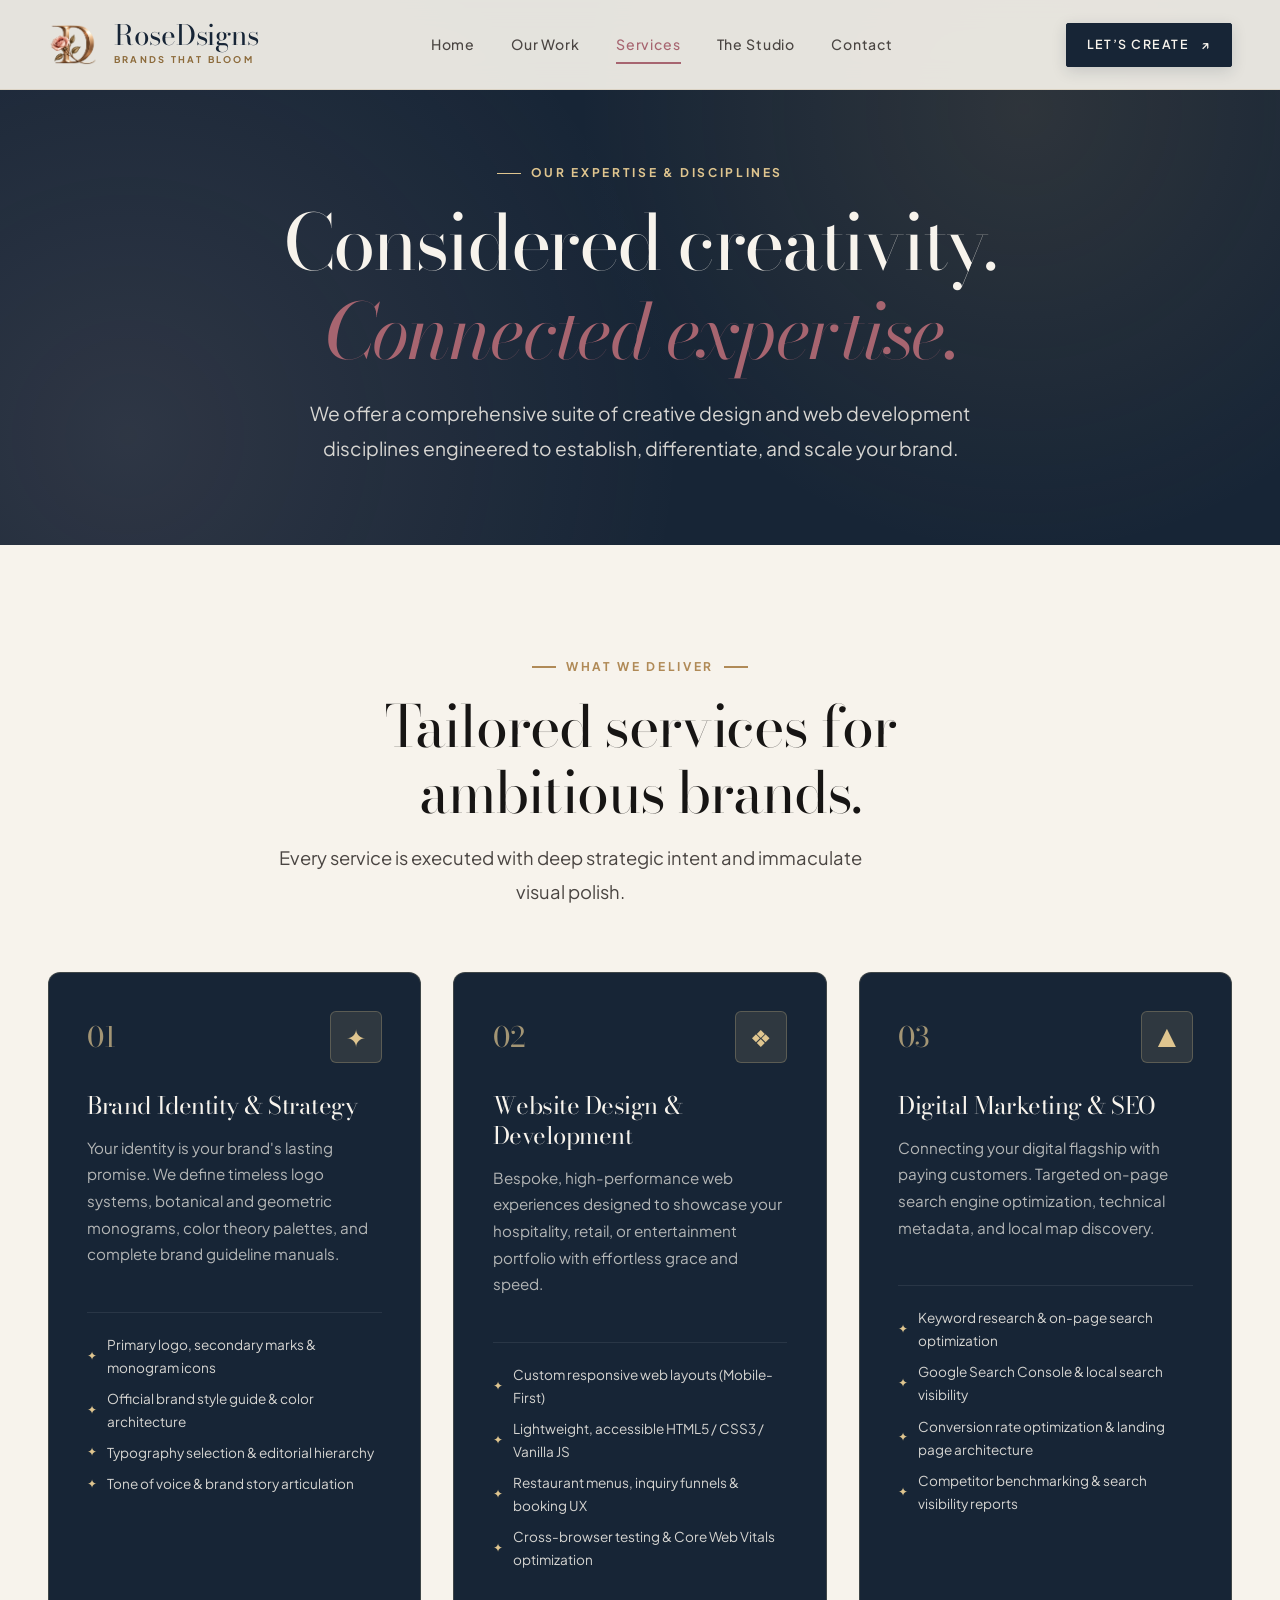
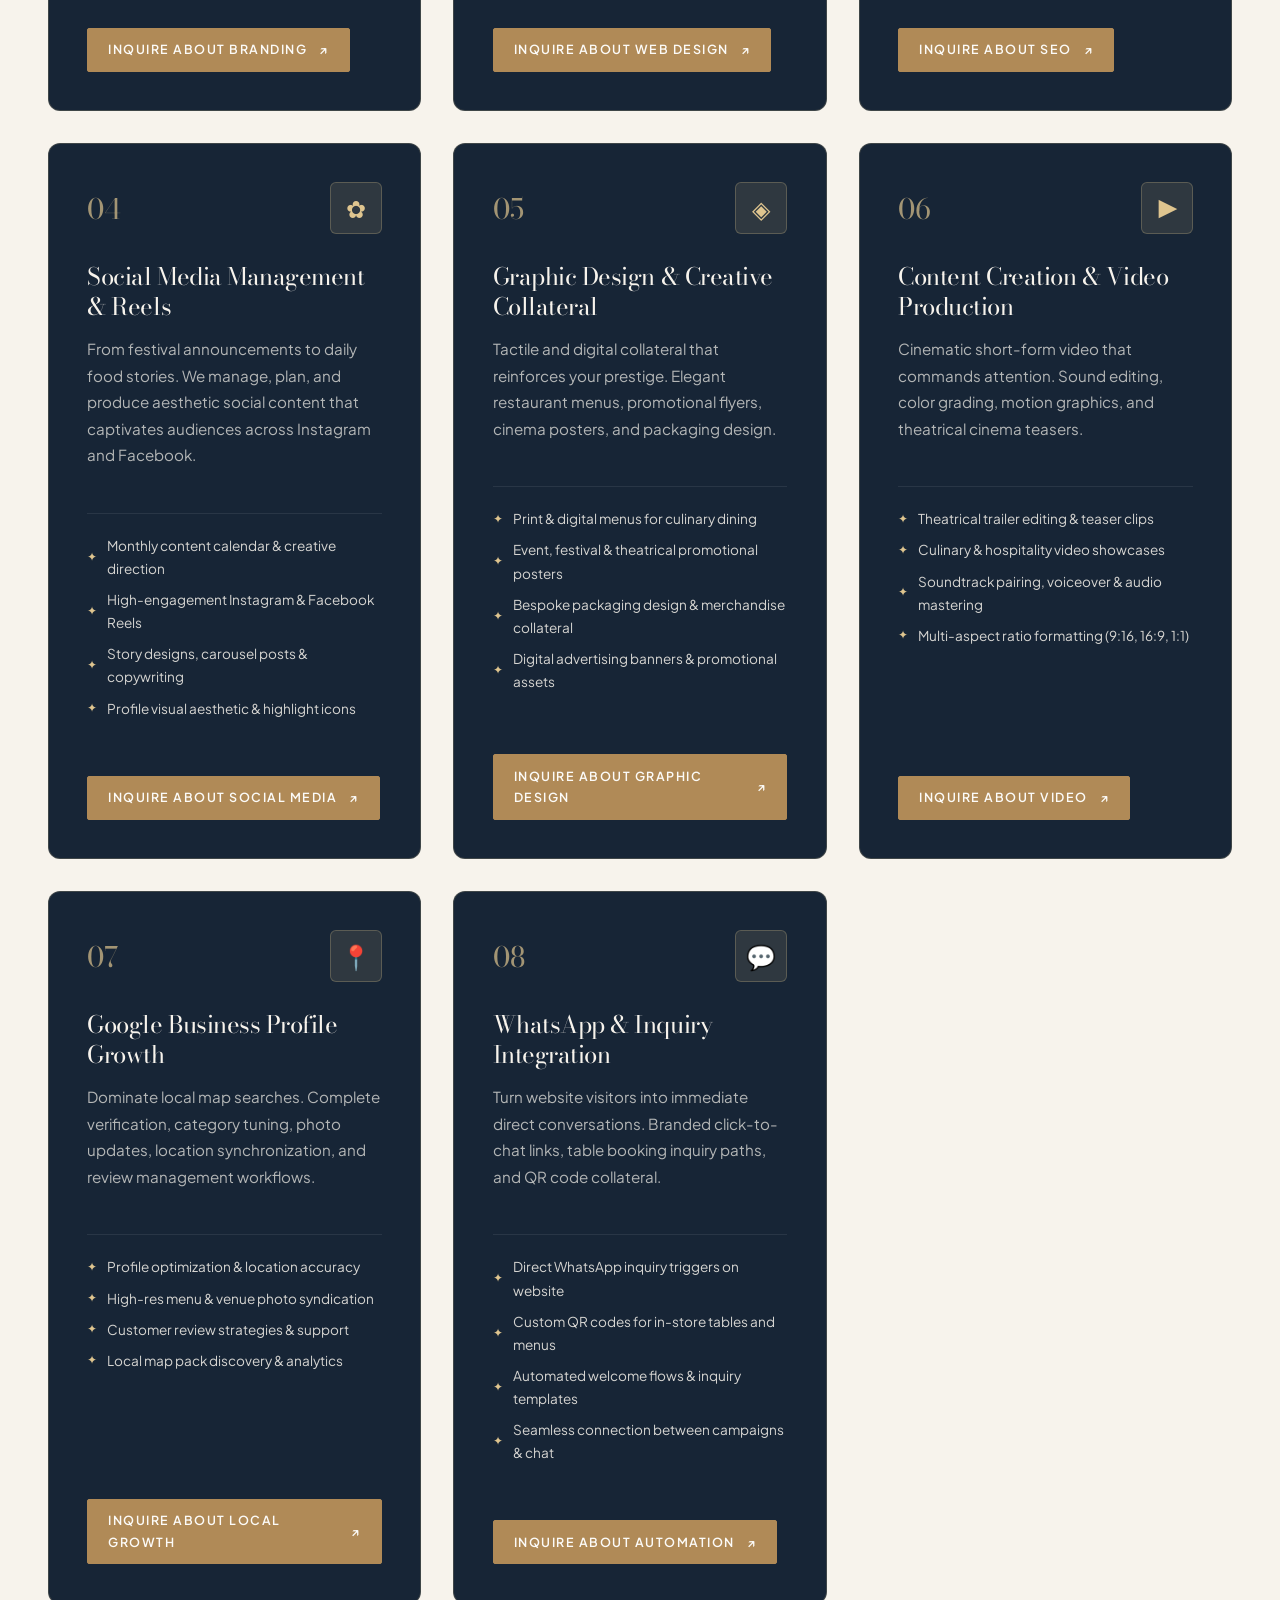
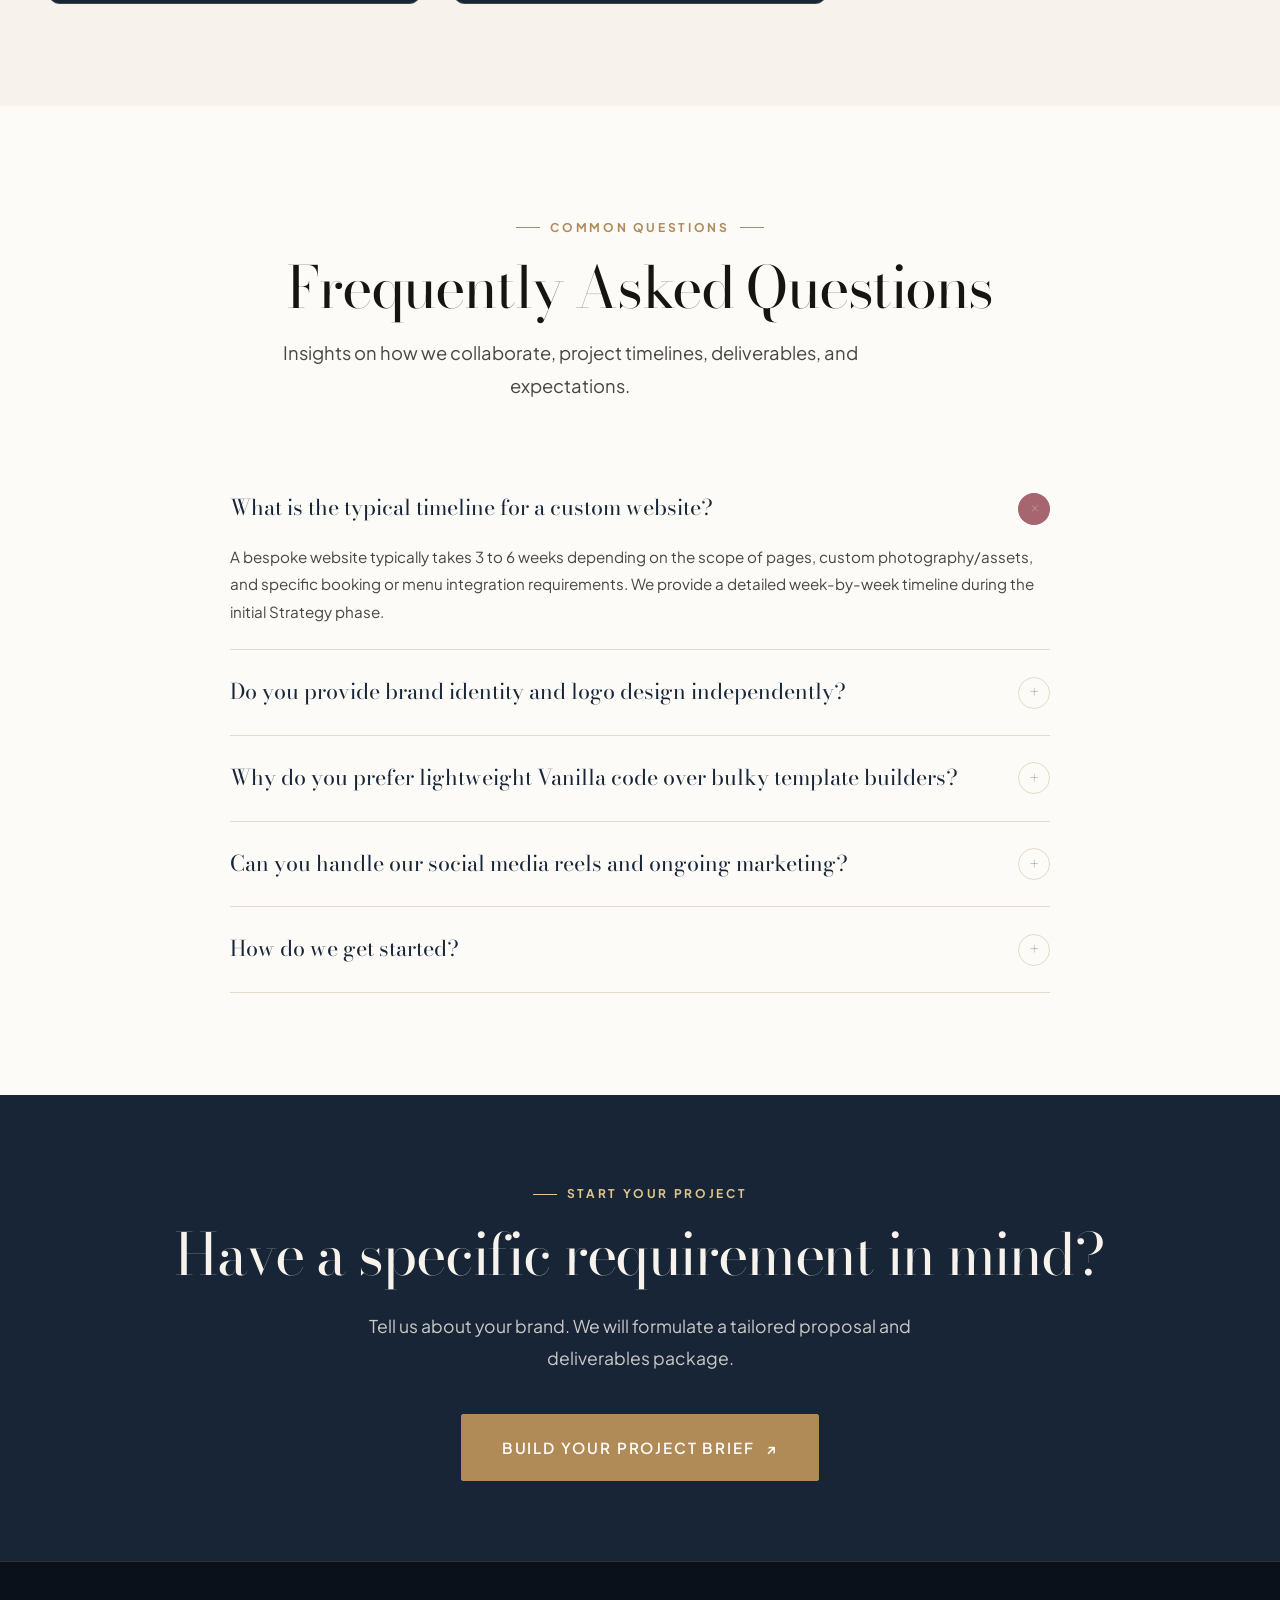
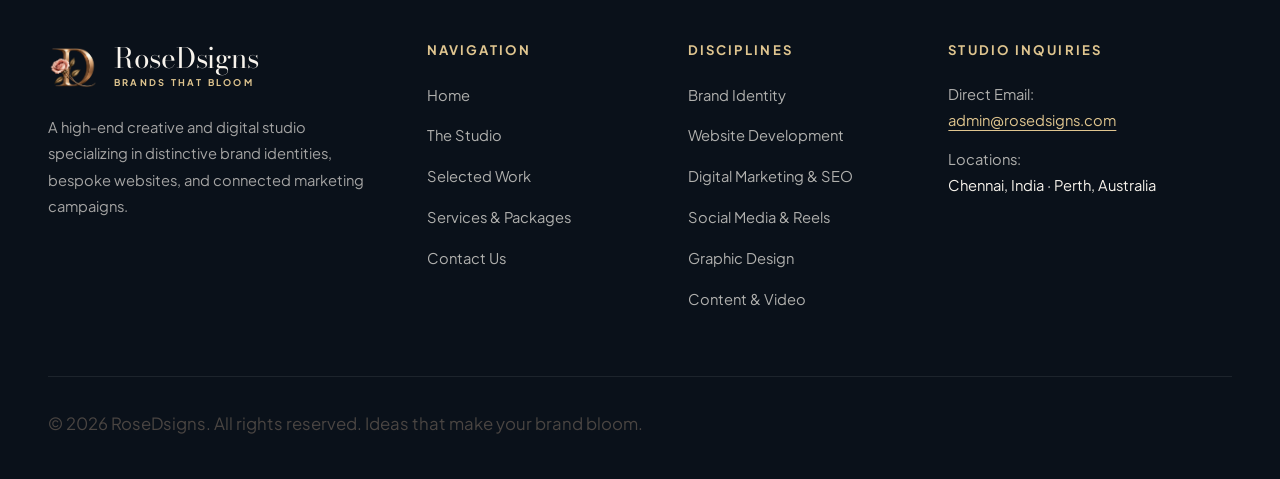
<file: services.html>
<!DOCTYPE html>
<html lang="en">
<head>
  <meta charset="UTF-8">
  <meta name="viewport" content="width=device-width, initial-scale=1.0">
  <title>Services & Solutions — RoseDsigns | Luxury Creative & Digital Studio</title>
  <meta name="description" content="Explore RoseDsigns' creative disciplines: bespoke website design, brand identity systems, social media management, SEO, and cinematic video production.">
  <meta name="author" content="RoseDsigns">

  <!-- Favicon -->
  <link rel="icon" type="image/webp" href="assets/logo/transparent-monogram.webp">

  <!-- Google Fonts -->
  <link rel="preconnect" href="https://fonts.googleapis.com">
  <link rel="preconnect" href="https://fonts.gstatic.com" crossorigin>
  <link href="https://fonts.googleapis.com/css2?family=Bodoni+Moda:ital,opsz,wght@0,6..96,400..700;1,6..96,400..700&family=Plus+Jakarta+Sans:wght@300;400;500;600;700&display=swap" rel="stylesheet">

  <link rel="stylesheet" href="css/style.css">
</head>
<body>

  <!-- Top Scroll Progress Bar -->
  <div class="scroll-progress-bar" id="scrollProgressBar" aria-hidden="true"></div>

  <!-- Header -->
  <header class="site-header" id="siteHeader" role="banner">
    <div class="container container-wide header-inner">
      <a href="index.html" class="brand-link" aria-label="RoseDsigns Home">
        <img src="assets/logo/transparent-monogram.webp" alt="RoseDsigns Monogram" class="brand-monogram" width="52" height="52">
        <div class="brand-text">
          <span class="brand-name">Rose<span>D</span>signs</span>
          <span class="brand-tagline">Brands that Bloom</span>
        </div>
      </a>

      <nav class="nav-menu" aria-label="Main Navigation">
        <a href="index.html" class="nav-link">Home</a>
        <a href="portfolio.html" class="nav-link">Our Work</a>
        <a href="services.html" class="nav-link active" aria-current="page">Services</a>
        <a href="about.html" class="nav-link">The Studio</a>
        <a href="contact.html" class="nav-link">Contact</a>
      </nav>

      <div class="header-cta-group">
        <a href="contact.html" class="btn btn-primary btn-sm">Let’s Create <span>↗</span></a>
        <button class="menu-toggle" id="menuToggle" aria-label="Toggle navigation menu" aria-expanded="false" aria-controls="mobileNavDrawer">
          <span></span>
          <span></span>
          <span></span>
        </button>
      </div>
    </div>
  </header>

  <!-- Mobile Drawer -->
  <div class="mobile-nav-drawer" id="mobileNavDrawer" role="dialog" aria-modal="true" aria-label="Mobile Navigation">
    <div class="mobile-nav-list">
      <a href="index.html" class="mobile-nav-link">Home <span>01</span></a>
      <a href="portfolio.html" class="mobile-nav-link">Our Work <span>02</span></a>
      <a href="services.html" class="mobile-nav-link active">Services <span>03</span></a>
      <a href="about.html" class="mobile-nav-link">The Studio <span>04</span></a>
      <a href="contact.html" class="mobile-nav-link">Contact <span>05</span></a>
    </div>
    <div class="mobile-drawer-footer">
      <p>Direct Inquiries: <a href="mailto:admin@rosedsigns.com" style="color:var(--ivory);text-decoration:underline;">admin@rosedsigns.com</a></p>
    </div>
  </div>

  <main id="main-content">
    <!-- Subpage Hero -->
    <section class="subpage-hero">
      <div class="container">
        <span class="eyebrow" style="color:var(--gold-light);justify-content:center;">OUR EXPERTISE & DISCIPLINES</span>
        <h1>Considered creativity.<br><em>Connected expertise.</em></h1>
        <p class="lead">
          We offer a comprehensive suite of creative design and web development disciplines engineered to establish, differentiate, and scale your brand.
        </p>
      </div>
    </section>

    <!-- Services Detailed Breakdown -->
    <section class="section" style="background-color:var(--ivory);">
      <div class="container">
        <div class="section-head center">
          <span class="eyebrow">WHAT WE DELIVER</span>
          <h2>Tailored services for ambitious brands.</h2>
          <p class="section-subtitle">
            Every service is executed with deep strategic intent and immaculate visual polish.
          </p>
        </div>

        <div class="services-grid">
          <!-- Service 1: Brand Identity -->
          <article class="service-card" id="brand-identity" style="background:var(--navy);color:var(--ivory);">
            <div class="service-card-top">
              <span class="service-number">01</span>
              <div class="service-icon-box">✦</div>
            </div>
            <h3 class="service-title">Brand Identity & Strategy</h3>
            <p class="service-desc">
              Your identity is your brand's lasting promise. We define timeless logo systems, botanical and geometric monograms, color theory palettes, and complete brand guideline manuals.
            </p>
            <ul class="service-deliverables">
              <li>Primary logo, secondary marks & monogram icons</li>
              <li>Official brand style guide & color architecture</li>
              <li>Typography selection & editorial hierarchy</li>
              <li>Tone of voice & brand story articulation</li>
            </ul>
            <div class="service-card-action">
              <a href="contact.html" class="btn btn-gold btn-sm" data-select-service="Brand Identity & Strategy">
                Inquire About Branding <span>↗</span>
              </a>
            </div>
          </article>

          <!-- Service 2: Website Design -->
          <article class="service-card" id="website-design" style="background:var(--navy);color:var(--ivory);">
            <div class="service-card-top">
              <span class="service-number">02</span>
              <div class="service-icon-box">❖</div>
            </div>
            <h3 class="service-title">Website Design & Development</h3>
            <p class="service-desc">
              Bespoke, high-performance web experiences designed to showcase your hospitality, retail, or entertainment portfolio with effortless grace and speed.
            </p>
            <ul class="service-deliverables">
              <li>Custom responsive web layouts (Mobile-First)</li>
              <li>Lightweight, accessible HTML5 / CSS3 / Vanilla JS</li>
              <li>Restaurant menus, inquiry funnels & booking UX</li>
              <li>Cross-browser testing & Core Web Vitals optimization</li>
            </ul>
            <div class="service-card-action">
              <a href="contact.html" class="btn btn-gold btn-sm" data-select-service="Website Design & Development">
                Inquire About Web Design <span>↗</span>
              </a>
            </div>
          </article>

          <!-- Service 3: Digital Marketing & SEO -->
          <article class="service-card" id="digital-marketing" style="background:var(--navy);color:var(--ivory);">
            <div class="service-card-top">
              <span class="service-number">03</span>
              <div class="service-icon-box">▲</div>
            </div>
            <h3 class="service-title">Digital Marketing & SEO</h3>
            <p class="service-desc">
              Connecting your digital flagship with paying customers. Targeted on-page search engine optimization, technical metadata, and local map discovery.
            </p>
            <ul class="service-deliverables">
              <li>Keyword research & on-page search optimization</li>
              <li>Google Search Console & local search visibility</li>
              <li>Conversion rate optimization & landing page architecture</li>
              <li>Competitor benchmarking & search visibility reports</li>
            </ul>
            <div class="service-card-action">
              <a href="contact.html" class="btn btn-gold btn-sm" data-select-service="Digital Marketing & SEO">
                Inquire About SEO <span>↗</span>
              </a>
            </div>
          </article>

          <!-- Service 4: Social Media Management -->
          <article class="service-card" id="social-media" style="background:var(--navy);color:var(--ivory);">
            <div class="service-card-top">
              <span class="service-number">04</span>
              <div class="service-icon-box">✿</div>
            </div>
            <h3 class="service-title">Social Media Management & Reels</h3>
            <p class="service-desc">
              From festival announcements to daily food stories. We manage, plan, and produce aesthetic social content that captivates audiences across Instagram and Facebook.
            </p>
            <ul class="service-deliverables">
              <li>Monthly content calendar & creative direction</li>
              <li>High-engagement Instagram & Facebook Reels</li>
              <li>Story designs, carousel posts & copywriting</li>
              <li>Profile visual aesthetic & highlight icons</li>
            </ul>
            <div class="service-card-action">
              <a href="contact.html" class="btn btn-gold btn-sm" data-select-service="Social Media Management">
                Inquire About Social Media <span>↗</span>
              </a>
            </div>
          </article>

          <!-- Service 5: Graphic Design -->
          <article class="service-card" id="graphic-design" style="background:var(--navy);color:var(--ivory);">
            <div class="service-card-top">
              <span class="service-number">05</span>
              <div class="service-icon-box">◈</div>
            </div>
            <h3 class="service-title">Graphic Design & Creative Collateral</h3>
            <p class="service-desc">
              Tactile and digital collateral that reinforces your prestige. Elegant restaurant menus, promotional flyers, cinema posters, and packaging design.
            </p>
            <ul class="service-deliverables">
              <li>Print & digital menus for culinary dining</li>
              <li>Event, festival & theatrical promotional posters</li>
              <li>Bespoke packaging design & merchandise collateral</li>
              <li>Digital advertising banners & promotional assets</li>
            </ul>
            <div class="service-card-action">
              <a href="contact.html" class="btn btn-gold btn-sm" data-select-service="Graphic Design & Creative Assets">
                Inquire About Graphic Design <span>↗</span>
              </a>
            </div>
          </article>

          <!-- Service 6: Content Creation & Video -->
          <article class="service-card" id="content-creation" style="background:var(--navy);color:var(--ivory);">
            <div class="service-card-top">
              <span class="service-number">06</span>
              <div class="service-icon-box">▶</div>
            </div>
            <h3 class="service-title">Content Creation & Video Production</h3>
            <p class="service-desc">
              Cinematic short-form video that commands attention. Sound editing, color grading, motion graphics, and theatrical cinema teasers.
            </p>
            <ul class="service-deliverables">
              <li>Theatrical trailer editing & teaser clips</li>
              <li>Culinary & hospitality video showcases</li>
              <li>Soundtrack pairing, voiceover & audio mastering</li>
              <li>Multi-aspect ratio formatting (9:16, 16:9, 1:1)</li>
            </ul>
            <div class="service-card-action">
              <a href="contact.html" class="btn btn-gold btn-sm" data-select-service="Content Creation & Video Production">
                Inquire About Video <span>↗</span>
              </a>
            </div>
          </article>

          <!-- Service 7: Google Business Profile Management -->
          <article class="service-card" style="background:var(--navy);color:var(--ivory);">
            <div class="service-card-top">
              <span class="service-number">07</span>
              <div class="service-icon-box">📍</div>
            </div>
            <h3 class="service-title">Google Business Profile Growth</h3>
            <p class="service-desc">
              Dominate local map searches. Complete verification, category tuning, photo updates, location synchronization, and review management workflows.
            </p>
            <ul class="service-deliverables">
              <li>Profile optimization & location accuracy</li>
              <li>High-res menu & venue photo syndication</li>
              <li>Customer review strategies & support</li>
              <li>Local map pack discovery & analytics</li>
            </ul>
            <div class="service-card-action">
              <a href="contact.html" class="btn btn-gold btn-sm" data-select-service="Google Business Profile">
                Inquire About Local Growth <span>↗</span>
              </a>
            </div>
          </article>

          <!-- Service 8: WhatsApp & Business Automation -->
          <article class="service-card" style="background:var(--navy);color:var(--ivory);">
            <div class="service-card-top">
              <span class="service-number">08</span>
              <div class="service-icon-box">💬</div>
            </div>
            <h3 class="service-title">WhatsApp & Inquiry Integration</h3>
            <p class="service-desc">
              Turn website visitors into immediate direct conversations. Branded click-to-chat links, table booking inquiry paths, and QR code collateral.
            </p>
            <ul class="service-deliverables">
              <li>Direct WhatsApp inquiry triggers on website</li>
              <li>Custom QR codes for in-store tables and menus</li>
              <li>Automated welcome flows & inquiry templates</li>
              <li>Seamless connection between campaigns & chat</li>
            </ul>
            <div class="service-card-action">
              <a href="contact.html" class="btn btn-gold btn-sm" data-select-service="WhatsApp Integration">
                Inquire About Automation <span>↗</span>
              </a>
            </div>
          </article>
        </div>
      </div>
    </section>

    <!-- FAQ Accordion Section -->
    <section class="section" style="background-color:var(--ivory-warm);">
      <div class="container">
        <div class="section-head center">
          <span class="eyebrow">COMMON QUESTIONS</span>
          <h2>Frequently Asked Questions</h2>
          <p class="section-subtitle">
            Insights on how we collaborate, project timelines, deliverables, and expectations.
          </p>
        </div>

        <div class="faq-accordion">
          <div class="faq-item active">
            <button class="faq-question" type="button">
              <span>What is the typical timeline for a custom website?</span>
              <span class="faq-toggle-icon">+</span>
            </button>
            <div class="faq-answer">
              <p>
                A bespoke website typically takes 3 to 6 weeks depending on the scope of pages, custom photography/assets, and specific booking or menu integration requirements. We provide a detailed week-by-week timeline during the initial Strategy phase.
              </p>
            </div>
          </div>

          <div class="faq-item">
            <button class="faq-question" type="button">
              <span>Do you provide brand identity and logo design independently?</span>
              <span class="faq-toggle-icon">+</span>
            </button>
            <div class="faq-answer">
              <p>
                Yes. While many clients engage us for unified branding and website development, we frequently craft complete visual identity packages—including logos, color palettes, typography rules, and guidelines—for new startups and established refreshes.
              </p>
            </div>
          </div>

          <div class="faq-item">
            <button class="faq-question" type="button">
              <span>Why do you prefer lightweight Vanilla code over bulky template builders?</span>
              <span class="faq-toggle-icon">+</span>
            </button>
            <div class="faq-answer">
              <p>
                Bulky page builders often produce bloated code that slows down load times, impairs mobile usability, and hurts SEO rankings. Our clean, semantic HTML5, CSS3, and Vanilla JavaScript approach guarantees lightning-fast loading, superior security, zero plugin breakages, and total creative freedom.
              </p>
            </div>
          </div>

          <div class="faq-item">
            <button class="faq-question" type="button">
              <span>Can you handle our social media reels and ongoing marketing?</span>
              <span class="faq-toggle-icon">+</span>
            </button>
            <div class="faq-answer">
              <p>
                Absolutely. We provide monthly retainer packages covering social media content planning, reel production, festival graphics, and Google Business updates to ensure your brand consistently blooms across digital channels.
              </p>
            </div>
          </div>

          <div class="faq-item">
            <button class="faq-question" type="button">
              <span>How do we get started?</span>
              <span class="faq-toggle-icon">+</span>
            </button>
            <div class="faq-answer">
              <p>
                You can begin by using our interactive Project Brief Builder on the Contact page, or by emailing us directly at admin@rosedsigns.com. We will review your goals and schedule a discovery consultation.
              </p>
            </div>
          </div>
        </div>
      </div>
    </section>

    <!-- Bottom CTA -->
    <section class="section" style="background:var(--navy);color:var(--ivory);text-align:center;padding:5rem 0;">
      <div class="container">
        <span class="eyebrow" style="color:var(--gold-light);justify-content:center;">START YOUR PROJECT</span>
        <h2 style="color:var(--ivory);margin-bottom:1.5rem;">Have a specific requirement in mind?</h2>
        <p style="color:rgba(247,243,236,0.8);max-width:560px;margin:0 auto 2.5rem;font-size:1.1rem;">
          Tell us about your brand. We will formulate a tailored proposal and deliverables package.
        </p>
        <a href="contact.html" class="btn btn-gold btn-lg">Build Your Project Brief <span>↗</span></a>
      </div>
    </section>
  </main>

  <!-- Footer -->
  <footer class="site-footer" role="contentinfo">
    <div class="container">
      <div class="footer-top-grid">
        <div class="footer-brand-col">
          <a href="index.html" class="brand-link" aria-label="RoseDsigns Home">
            <img src="assets/logo/transparent-monogram.webp" alt="RoseDsigns Logo" class="brand-monogram" width="48" height="48">
            <div class="brand-text">
              <span class="brand-name" style="color:var(--ivory);">Rose<span>D</span>signs</span>
              <span class="brand-tagline" style="color:var(--gold-light);">Brands that Bloom</span>
            </div>
          </a>
          <p>
            A high-end creative and digital studio specializing in distinctive brand identities, bespoke websites, and connected marketing campaigns.
          </p>
        </div>

        <div class="footer-col">
          <h4 class="footer-heading">Navigation</h4>
          <ul class="footer-links-list">
            <li><a href="index.html">Home</a></li>
            <li><a href="about.html">The Studio</a></li>
            <li><a href="portfolio.html">Selected Work</a></li>
            <li><a href="services.html">Services & Packages</a></li>
            <li><a href="contact.html">Contact Us</a></li>
          </ul>
        </div>

        <div class="footer-col">
          <h4 class="footer-heading">Disciplines</h4>
          <ul class="footer-links-list">
            <li><a href="services.html#brand-identity">Brand Identity</a></li>
            <li><a href="services.html#website-design">Website Development</a></li>
            <li><a href="services.html#digital-marketing">Digital Marketing & SEO</a></li>
            <li><a href="services.html#social-media">Social Media & Reels</a></li>
            <li><a href="services.html#graphic-design">Graphic Design</a></li>
            <li><a href="services.html#content-creation">Content & Video</a></li>
          </ul>
        </div>

        <div class="footer-col footer-contact-info">
          <h4 class="footer-heading">Studio Inquiries</h4>
          <p>Direct Email:<br><a href="mailto:admin@rosedsigns.com">admin@rosedsigns.com</a></p>
          <p>Locations:<br><span style="color:var(--ivory);">Chennai, India · Perth, Australia</span></p>
        </div>
      </div>

      <div class="footer-bottom-bar">
        <p>© <span class="dynamic-year">2026</span> RoseDsigns. All rights reserved. Ideas that make your brand bloom.</p>
        <button class="back-to-top-btn" id="backToTopBtn" aria-label="Back to top of page">
          Back to Top <span>↑</span>
        </button>
      </div>
    </div>
  </footer>

  <script src="js/script.js"></script>
</body>
</html>
</file>
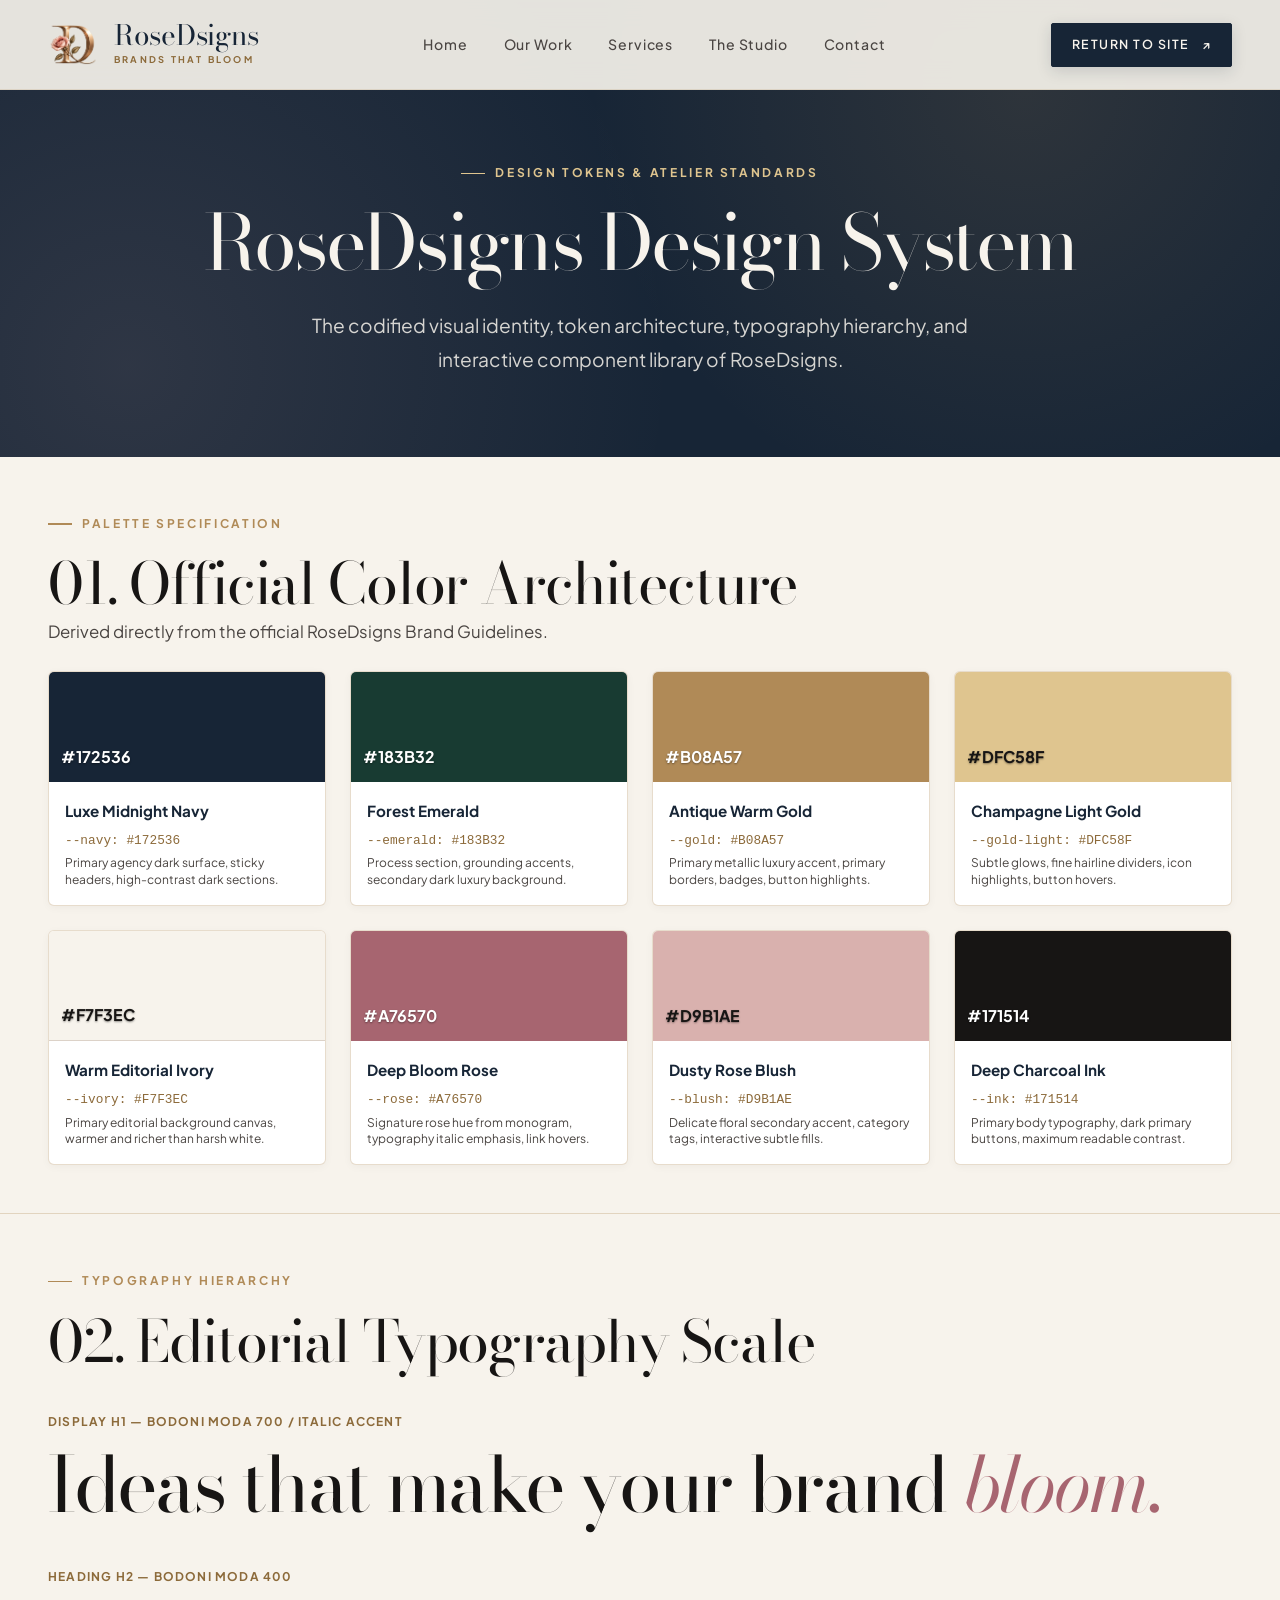
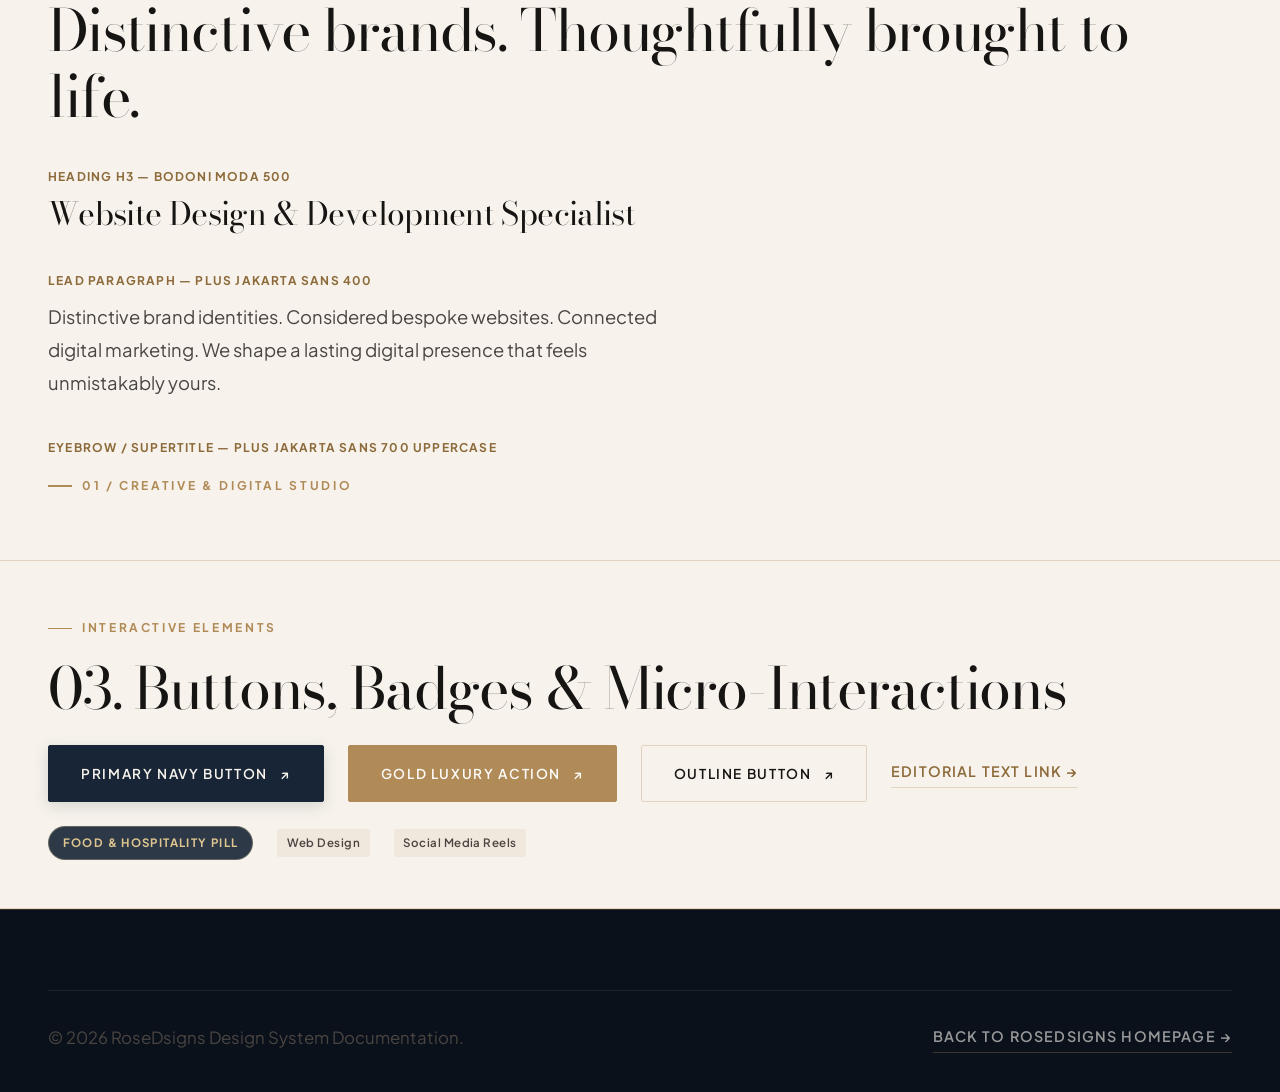
<file: styleguide.html>
<!DOCTYPE html>
<html lang="en">
<head>
  <meta charset="UTF-8">
  <meta name="viewport" content="width=device-width, initial-scale=1.0">
  <title>Design System & Style Guide — RoseDsigns | Studio Token Architecture</title>
  <meta name="description" content="Official Design System, Typography Scale, Color Palette, and Component Library for RoseDsigns.">

  <!-- Favicon -->
  <link rel="icon" type="image/webp" href="assets/logo/transparent-monogram.webp">

  <!-- Google Fonts -->
  <link rel="preconnect" href="https://fonts.googleapis.com">
  <link rel="preconnect" href="https://fonts.gstatic.com" crossorigin>
  <link href="https://fonts.googleapis.com/css2?family=Bodoni+Moda:ital,opsz,wght@0,6..96,400..700;1,6..96,400..700&family=Plus+Jakarta+Sans:wght@300;400;500;600;700&display=swap" rel="stylesheet">

  <link rel="stylesheet" href="css/style.css">
  <style>
    .sg-section {
      padding: 3rem 0;
      border-bottom: 1px solid var(--border-gold);
    }
    .sg-color-grid {
      display: grid;
      grid-template-columns: repeat(auto-fill, minmax(220px, 1fr));
      gap: 1.5rem;
      margin-top: 1.5rem;
    }
    .sg-swatch {
      border: 1px solid var(--border-gold);
      border-radius: var(--radius-sm);
      overflow: hidden;
      background: var(--ivory-surface);
      box-shadow: var(--shadow-sm);
    }
    .sg-swatch-box {
      height: 110px;
      display: flex;
      align-items: flex-end;
      padding: 0.75rem;
      color: #fff;
      font-weight: 700;
      text-shadow: 0 1px 2px rgba(0,0,0,0.4);
    }
    .sg-swatch-info {
      padding: 1rem;
    }
    .sg-swatch-name {
      font-weight: 700;
      font-size: 0.95rem;
      color: var(--navy);
      display: block;
    }
    .sg-swatch-hex {
      font-family: var(--font-mono);
      font-size: 0.8rem;
      color: var(--gold-dark);
      cursor: pointer;
    }
    .sg-swatch-usage {
      font-size: 0.75rem;
      color: var(--ink-secondary);
      margin-top: 4px;
      line-height: 1.4;
    }
    .sg-component-row {
      display: flex;
      flex-wrap: wrap;
      align-items: center;
      gap: 1.5rem;
      margin-top: 1.5rem;
    }
  </style>
</head>
<body>

  <!-- Top Scroll Progress Bar -->
  <div class="scroll-progress-bar" id="scrollProgressBar" aria-hidden="true"></div>

  <!-- Header -->
  <header class="site-header" id="siteHeader" role="banner">
    <div class="container container-wide header-inner">
      <a href="index.html" class="brand-link" aria-label="RoseDsigns Home">
        <img src="assets/logo/transparent-monogram.webp" alt="RoseDsigns Monogram" class="brand-monogram" width="52" height="52">
        <div class="brand-text">
          <span class="brand-name">Rose<span>D</span>signs</span>
          <span class="brand-tagline">Brands that Bloom</span>
        </div>
      </a>

      <nav class="nav-menu" aria-label="Main Navigation">
        <a href="index.html" class="nav-link">Home</a>
        <a href="portfolio.html" class="nav-link">Our Work</a>
        <a href="services.html" class="nav-link">Services</a>
        <a href="about.html" class="nav-link">The Studio</a>
        <a href="contact.html" class="nav-link">Contact</a>
      </nav>

      <div class="header-cta-group">
        <a href="index.html" class="btn btn-primary btn-sm">Return to Site <span>↗</span></a>
        <button class="menu-toggle" id="menuToggle" aria-label="Toggle navigation menu" aria-expanded="false" aria-controls="mobileNavDrawer">
          <span></span>
          <span></span>
          <span></span>
        </button>
      </div>
    </div>
  </header>

  <!-- Mobile Drawer -->
  <div class="mobile-nav-drawer" id="mobileNavDrawer" role="dialog" aria-modal="true" aria-label="Mobile Navigation">
    <div class="mobile-nav-list">
      <a href="index.html" class="mobile-nav-link">Home <span>01</span></a>
      <a href="portfolio.html" class="mobile-nav-link">Our Work <span>02</span></a>
      <a href="services.html" class="mobile-nav-link">Services <span>03</span></a>
      <a href="about.html" class="mobile-nav-link">The Studio <span>04</span></a>
      <a href="contact.html" class="mobile-nav-link">Contact <span>05</span></a>
    </div>
  </div>

  <main id="main-content">
    <section class="subpage-hero">
      <div class="container">
        <span class="eyebrow" style="color:var(--gold-light);justify-content:center;">DESIGN TOKENS & ATELIER STANDARDS</span>
        <h1>RoseDsigns Design System</h1>
        <p class="lead">
          The codified visual identity, token architecture, typography hierarchy, and interactive component library of RoseDsigns.
        </p>
      </div>
    </section>

    <!-- 01. Brand Colors -->
    <section class="sg-section">
      <div class="container">
        <span class="eyebrow">PALETTE SPECIFICATION</span>
        <h2>01. Official Color Architecture</h2>
        <p>Derived directly from the official RoseDsigns Brand Guidelines.</p>

        <div class="sg-color-grid">
          <!-- Swatch 1 -->
          <div class="sg-swatch">
            <div class="sg-swatch-box" style="background-color:#172536;">#172536</div>
            <div class="sg-swatch-info">
              <span class="sg-swatch-name">Luxe Midnight Navy</span>
              <span class="sg-swatch-hex">--navy: #172536</span>
              <p class="sg-swatch-usage">Primary agency dark surface, sticky headers, high-contrast dark sections.</p>
            </div>
          </div>

          <!-- Swatch 2 -->
          <div class="sg-swatch">
            <div class="sg-swatch-box" style="background-color:#183B32;">#183B32</div>
            <div class="sg-swatch-info">
              <span class="sg-swatch-name">Forest Emerald</span>
              <span class="sg-swatch-hex">--emerald: #183B32</span>
              <p class="sg-swatch-usage">Process section, grounding accents, secondary dark luxury background.</p>
            </div>
          </div>

          <!-- Swatch 3 -->
          <div class="sg-swatch">
            <div class="sg-swatch-box" style="background-color:#B08A57;">#B08A57</div>
            <div class="sg-swatch-info">
              <span class="sg-swatch-name">Antique Warm Gold</span>
              <span class="sg-swatch-hex">--gold: #B08A57</span>
              <p class="sg-swatch-usage">Primary metallic luxury accent, primary borders, badges, button highlights.</p>
            </div>
          </div>

          <!-- Swatch 4 -->
          <div class="sg-swatch">
            <div class="sg-swatch-box" style="background-color:#DFC58F;color:#171514;">#DFC58F</div>
            <div class="sg-swatch-info">
              <span class="sg-swatch-name">Champagne Light Gold</span>
              <span class="sg-swatch-hex">--gold-light: #DFC58F</span>
              <p class="sg-swatch-usage">Subtle glows, fine hairline dividers, icon highlights, button hovers.</p>
            </div>
          </div>

          <!-- Swatch 5 -->
          <div class="sg-swatch">
            <div class="sg-swatch-box" style="background-color:#F7F3EC;color:#171514;border-bottom:1px solid #dcd2c8;">#F7F3EC</div>
            <div class="sg-swatch-info">
              <span class="sg-swatch-name">Warm Editorial Ivory</span>
              <span class="sg-swatch-hex">--ivory: #F7F3EC</span>
              <p class="sg-swatch-usage">Primary editorial background canvas, warmer and richer than harsh white.</p>
            </div>
          </div>

          <!-- Swatch 6 -->
          <div class="sg-swatch">
            <div class="sg-swatch-box" style="background-color:#A76570;">#A76570</div>
            <div class="sg-swatch-info">
              <span class="sg-swatch-name">Deep Bloom Rose</span>
              <span class="sg-swatch-hex">--rose: #A76570</span>
              <p class="sg-swatch-usage">Signature rose hue from monogram, typography italic emphasis, link hovers.</p>
            </div>
          </div>

          <!-- Swatch 7 -->
          <div class="sg-swatch">
            <div class="sg-swatch-box" style="background-color:#D9B1AE;color:#171514;">#D9B1AE</div>
            <div class="sg-swatch-info">
              <span class="sg-swatch-name">Dusty Rose Blush</span>
              <span class="sg-swatch-hex">--blush: #D9B1AE</span>
              <p class="sg-swatch-usage">Delicate floral secondary accent, category tags, interactive subtle fills.</p>
            </div>
          </div>

          <!-- Swatch 8 -->
          <div class="sg-swatch">
            <div class="sg-swatch-box" style="background-color:#171514;">#171514</div>
            <div class="sg-swatch-info">
              <span class="sg-swatch-name">Deep Charcoal Ink</span>
              <span class="sg-swatch-hex">--ink: #171514</span>
              <p class="sg-swatch-usage">Primary body typography, dark primary buttons, maximum readable contrast.</p>
            </div>
          </div>
        </div>
      </div>
    </section>

    <!-- 02. Typography Hierarchy -->
    <section class="sg-section">
      <div class="container">
        <span class="eyebrow">TYPOGRAPHY HIERARCHY</span>
        <h2>02. Editorial Typography Scale</h2>

        <div style="margin-top:2rem;display:flex;flex-direction:column;gap:2rem;">
          <div>
            <span style="font-size:0.75rem;font-weight:700;color:var(--gold-dark);letter-spacing:0.1em;text-transform:uppercase;">Display H1 — Bodoni Moda 700 / Italic Accent</span>
            <h1 style="margin-top:0.5rem;">Ideas that make your brand <em>bloom.</em></h1>
          </div>

          <div>
            <span style="font-size:0.75rem;font-weight:700;color:var(--gold-dark);letter-spacing:0.1em;text-transform:uppercase;">Heading H2 — Bodoni Moda 400</span>
            <h2 style="margin-top:0.5rem;">Distinctive brands. Thoughtfully brought to life.</h2>
          </div>

          <div>
            <span style="font-size:0.75rem;font-weight:700;color:var(--gold-dark);letter-spacing:0.1em;text-transform:uppercase;">Heading H3 — Bodoni Moda 500</span>
            <h3 style="margin-top:0.5rem;">Website Design & Development Specialist</h3>
          </div>

          <div>
            <span style="font-size:0.75rem;font-weight:700;color:var(--gold-dark);letter-spacing:0.1em;text-transform:uppercase;">Lead Paragraph — Plus Jakarta Sans 400</span>
            <p class="section-subtitle" style="margin-top:0.5rem;">
              Distinctive brand identities. Considered bespoke websites. Connected digital marketing. We shape a lasting digital presence that feels unmistakably yours.
            </p>
          </div>

          <div>
            <span style="font-size:0.75rem;font-weight:700;color:var(--gold-dark);letter-spacing:0.1em;text-transform:uppercase;">Eyebrow / Supertitle — Plus Jakarta Sans 700 Uppercase</span>
            <div style="margin-top:0.5rem;">
              <span class="eyebrow">01 / CREATIVE & DIGITAL STUDIO</span>
            </div>
          </div>
        </div>
      </div>
    </section>

    <!-- 03. Buttons & Component Architecture -->
    <section class="sg-section">
      <div class="container">
        <span class="eyebrow">INTERACTIVE ELEMENTS</span>
        <h2>03. Buttons, Badges & Micro-Interactions</h2>

        <div class="sg-component-row">
          <button type="button" class="btn btn-primary">Primary Navy Button <span>↗</span></button>
          <button type="button" class="btn btn-gold">Gold Luxury Action <span>↗</span></button>
          <button type="button" class="btn btn-outline">Outline Button <span>↗</span></button>
          <span class="link-arrow">Editorial Text Link →</span>
          <span class="project-tag-pill" style="position:static;">Food & Hospitality Pill</span>
          <span class="mini-tag">Web Design</span>
          <span class="mini-tag">Social Media Reels</span>
        </div>
      </div>
    </section>
  </main>

  <!-- Footer -->
  <footer class="site-footer" role="contentinfo">
    <div class="container">
      <div class="footer-bottom-bar">
        <p>© <span class="dynamic-year">2026</span> RoseDsigns Design System Documentation.</p>
        <a href="index.html" class="link-arrow">Back to RoseDsigns Homepage →</a>
      </div>
    </div>
  </footer>

  <script src="js/script.js"></script>
</body>
</html>
</file>
<file: css/style.css>
/* ==========================================================================
   ROSEDSIGNS — LUXURY CREATIVE & DIGITAL STUDIO
   Design System & Master Stylesheet
   ========================================================================== */

/* --------------------------------------------------------------------------
   01. DESIGN TOKENS & CSS VARIABLES
   -------------------------------------------------------------------------- */
:root {
  /* Brand Palette from Official Guidelines */
  --navy: #172536;
  --navy-dark: #0f1823;
  --navy-deep: #0a111a;
  --navy-light: #23364c;

  --emerald: #183b32;
  --emerald-dark: #0f2721;
  --emerald-light: #245246;

  --gold: #b08a57;
  --gold-light: #dfc58f;
  --gold-pale: #f2e6cf;
  --gold-dark: #8c6a3a;

  --rose: #a76570;
  --rose-dark: #874955;
  --rose-light: #c28892;
  --blush: #d9b1ae;
  --blush-soft: #f4e8e7;

  --ivory: #f7f3ec;
  --ivory-surface: #ffffff;
  --ivory-dim: #ece6dc;
  --ivory-warm: #fcfbf8;

  --ink: #171514;
  --ink-secondary: #4a4542;
  --ink-muted: #756e68;
  --ink-faint: #a09790;

  --border-gold: rgba(176, 138, 87, 0.3);
  --border-gold-subtle: rgba(176, 138, 87, 0.15);
  --border-dark: rgba(255, 255, 255, 0.12);
  --border-light: rgba(23, 21, 20, 0.1);

  /* Typography */
  --font-display: 'Bodoni Moda', Didot, 'Playfair Display', Georgia, serif;
  --font-body: 'Plus Jakarta Sans', -apple-system, BlinkMacSystemFont, 'Segoe UI', Roboto, sans-serif;
  --font-mono: 'SF Mono', Consolas, Monaco, monospace;

  /* Shadows & Glows */
  --shadow-sm: 0 2px 8px rgba(23, 21, 20, 0.04);
  --shadow-md: 0 10px 30px rgba(23, 21, 20, 0.08);
  --shadow-lg: 0 20px 50px rgba(23, 21, 20, 0.12);
  --shadow-gold: 0 10px 30px rgba(176, 138, 87, 0.2);
  --shadow-dark: 0 25px 60px rgba(10, 17, 26, 0.45);

  /* Layout & Sizing */
  --max-width: 1360px;
  --max-width-wide: 1520px;
  --header-height: 90px;
  --radius-xs: 2px;
  --radius-sm: 6px;
  --radius-md: 12px;
  --radius-lg: 20px;
  --radius-full: 9999px;

  /* Transitions */
  --transition-fast: 0.2s cubic-bezier(0.16, 1, 0.3, 1);
  --transition-smooth: 0.35s cubic-bezier(0.16, 1, 0.3, 1);
  --transition-slow: 0.6s cubic-bezier(0.16, 1, 0.3, 1);
}

/* --------------------------------------------------------------------------
   02. RESET & BASE ELEMENTS
   -------------------------------------------------------------------------- */
*,
*::before,
*::after {
  box-sizing: border-box;
  margin: 0;
  padding: 0;
}

html {
  font-size: 16px;
  scroll-behavior: smooth;
  scroll-padding-top: var(--header-height);
  -webkit-text-size-adjust: 100%;
}

body {
  font-family: var(--font-body);
  font-size: 1rem;
  line-height: 1.7;
  color: var(--ink);
  background-color: var(--ivory);
  overflow-x: hidden;
  -webkit-font-smoothing: antialiased;
  -moz-osx-font-smoothing: grayscale;
}

img,
picture,
video,
canvas,
svg {
  display: block;
  max-width: 100%;
  height: auto;
}

input,
button,
textarea,
select {
  font: inherit;
  color: inherit;
}

button {
  cursor: pointer;
  border: none;
  background: none;
}

a {
  color: inherit;
  text-decoration: none;
  transition: color var(--transition-fast);
}

ul,
ol {
  list-style: none;
}

/* Typography Defaults */
h1,
h2,
h3,
h4,
h5,
h6 {
  font-family: var(--font-display);
  font-weight: 400;
  line-height: 1.15;
  color: var(--ink);
  letter-spacing: -0.02em;
}

h1 {
  font-size: clamp(2.75rem, 6vw, 5.25rem);
  letter-spacing: -0.03em;
}

h2 {
  font-size: clamp(2.2rem, 4.5vw, 3.75rem);
}

h3 {
  font-size: clamp(1.5rem, 2.5vw, 2.25rem);
}

p {
  color: var(--ink-secondary);
  font-size: 1.05rem;
  line-height: 1.8;
}

em {
  font-style: italic;
  font-family: var(--font-display);
  color: var(--rose);
}

/* Eyebrows / Super-titles */
.eyebrow {
  display: inline-flex;
  align-items: center;
  gap: 10px;
  font-family: var(--font-body);
  font-size: 0.75rem;
  font-weight: 700;
  letter-spacing: 0.22em;
  text-transform: uppercase;
  color: var(--gold);
  margin-bottom: 1rem;
}

.eyebrow::before {
  content: '';
  display: inline-block;
  width: 24px;
  height: 1.5px;
  background-color: currentColor;
}

/* Container */
.container {
  width: 100%;
  max-width: var(--max-width);
  margin-left: auto;
  margin-right: auto;
  padding-left: clamp(1.25rem, 4vw, 3rem);
  padding-right: clamp(1.25rem, 4vw, 3rem);
}

.container-wide {
  max-width: var(--max-width-wide);
}

/* Section Spacing */
.section {
  padding-top: clamp(4.5rem, 8vw, 8rem);
  padding-bottom: clamp(4.5rem, 8vw, 8rem);
  position: relative;
}

.section-head {
  margin-bottom: clamp(2.5rem, 5vw, 4.5rem);
}

.section-head.center {
  text-align: center;
  max-width: 760px;
  margin-left: auto;
  margin-right: auto;
}

.section-head.center .eyebrow {
  justify-content: center;
}

.section-head.center .eyebrow::after {
  content: '';
  display: inline-block;
  width: 24px;
  height: 1.5px;
  background-color: currentColor;
}

.section-subtitle {
  font-size: 1.15rem;
  max-width: 620px;
  margin-top: 1rem;
  color: var(--ink-secondary);
}

/* --------------------------------------------------------------------------
   03. BUTTONS & INTERACTIVE ELEMENTS
   -------------------------------------------------------------------------- */
.btn {
  display: inline-flex;
  align-items: center;
  justify-content: center;
  gap: 12px;
  font-family: var(--font-body);
  font-size: 0.85rem;
  font-weight: 600;
  letter-spacing: 0.12em;
  text-transform: uppercase;
  padding: 1rem 2rem;
  border-radius: var(--radius-xs);
  transition: all var(--transition-smooth);
  position: relative;
  overflow: hidden;
  z-index: 1;
  text-decoration: none;
}

.btn::after {
  content: '';
  position: absolute;
  inset: 0;
  background: currentColor;
  opacity: 0;
  transition: opacity var(--transition-fast);
  z-index: -1;
}

.btn-primary {
  background-color: var(--navy);
  color: var(--ivory);
  border: 1px solid var(--navy);
  box-shadow: 0 4px 15px rgba(23, 37, 54, 0.15);
}

.btn-primary:hover {
  background-color: var(--emerald);
  border-color: var(--emerald);
  color: var(--ivory);
  transform: translateY(-2px);
  box-shadow: 0 8px 25px rgba(24, 59, 50, 0.25);
}

.btn-gold {
  background-color: var(--gold);
  color: var(--ivory-warm);
  border: 1px solid var(--gold);
}

.btn-gold:hover {
  background-color: var(--gold-light);
  border-color: var(--gold-light);
  color: var(--navy-dark);
  transform: translateY(-2px);
  box-shadow: var(--shadow-gold);
}

.btn-outline {
  background-color: transparent;
  color: var(--ink);
  border: 1px solid var(--border-gold);
}

.btn-outline:hover {
  background-color: var(--navy);
  border-color: var(--navy);
  color: var(--ivory);
  transform: translateY(-2px);
}

.btn-outline-light {
  background-color: transparent;
  color: var(--ivory);
  border: 1px solid rgba(223, 197, 143, 0.4);
}

.btn-outline-light:hover {
  background-color: var(--gold-light);
  border-color: var(--gold-light);
  color: var(--navy-dark);
  transform: translateY(-2px);
}

.btn-icon {
  font-size: 1.1em;
  transition: transform var(--transition-fast);
}

.btn:hover .btn-icon {
  transform: translateX(4px);
}

.btn-sm {
  padding: 0.65rem 1.25rem;
  font-size: 0.78rem;
}

.btn-lg {
  padding: 1.2rem 2.5rem;
  font-size: 0.95rem;
}

.link-arrow {
  display: inline-flex;
  align-items: center;
  gap: 8px;
  font-size: 0.9rem;
  font-weight: 600;
  letter-spacing: 0.08em;
  text-transform: uppercase;
  color: var(--gold-dark);
  border-bottom: 1px solid var(--border-gold);
  padding-bottom: 4px;
  transition: all var(--transition-fast);
}

.link-arrow:hover {
  color: var(--rose);
  border-color: var(--rose);
  gap: 12px;
}

/* --------------------------------------------------------------------------
   04. NAVIGATION & HEADER
   -------------------------------------------------------------------------- */
.scroll-progress-bar {
  position: fixed;
  top: 0;
  left: 0;
  height: 3px;
  width: 0%;
  background: linear-gradient(90deg, var(--gold), var(--rose), var(--gold-light));
  z-index: 1000;
  transition: width 0.1s ease-out;
}

.site-header {
  position: fixed;
  top: 0;
  left: 0;
  right: 0;
  height: var(--header-height);
  background-color: rgba(247, 243, 236, 0.92);
  backdrop-filter: blur(14px);
  -webkit-backdrop-filter: blur(14px);
  border-bottom: 1px solid rgba(176, 138, 87, 0.18);
  z-index: 900;
  transition: background-color var(--transition-smooth), border-color var(--transition-smooth), height var(--transition-smooth), box-shadow var(--transition-smooth);
}

.site-header.scrolled {
  height: 75px;
  background-color: rgba(23, 37, 54, 0.96);
  border-bottom: 1px solid rgba(223, 197, 143, 0.25);
  box-shadow: 0 10px 30px rgba(10, 17, 26, 0.2);
}

.header-inner {
  display: flex;
  align-items: center;
  justify-content: space-between;
  height: 100%;
}

/* Brand Wordmark & Monogram */
.brand-link {
  display: flex;
  align-items: center;
  gap: 14px;
  text-decoration: none;
}

.brand-monogram {
  width: 52px;
  height: 52px;
  object-fit: contain;
  transition: transform var(--transition-smooth);
}

.brand-link:hover .brand-monogram {
  transform: rotate(-6deg) scale(1.06);
}

.brand-text {
  display: flex;
  flex-direction: column;
}

.brand-name {
  font-family: var(--font-display);
  font-size: 1.75rem;
  line-height: 1;
  letter-spacing: -0.01em;
  color: var(--navy);
  transition: color var(--transition-fast);
}

/* .brand-name span {
  color: var(--rose);
} */
  
.brand-tagline {
  font-family: var(--font-body);
  font-size: 0.58rem;
  font-weight: 700;
  letter-spacing: 0.24em;
  text-transform: uppercase;
  color: var(--gold-dark);
  margin-top: 3px;
  transition: color var(--transition-fast);
}

/* When header scrolled (dark state) */
.site-header.scrolled .brand-name {
  color: var(--ivory);
}

.site-header.scrolled .brand-tagline {
  color: var(--gold-light);
}

/* Desktop Navigation */
.nav-menu {
  display: flex;
  align-items: center;
  gap: 2.25rem;
}

.nav-link {
  font-size: 0.88rem;
  font-weight: 500;
  letter-spacing: 0.06em;
  color: var(--ink-secondary);
  position: relative;
  padding: 0.5rem 0;
}

.nav-link::after {
  content: '';
  position: absolute;
  bottom: 0;
  left: 0;
  width: 0;
  height: 2px;
  background-color: var(--rose);
  transition: width var(--transition-fast);
}

.nav-link:hover,
.nav-link.active {
  color: var(--rose);
}

.nav-link:hover::after,
.nav-link.active::after {
  width: 100%;
}

.site-header.scrolled .nav-link {
  color: var(--ivory);
}

.site-header.scrolled .nav-link:hover,
.site-header.scrolled .nav-link.active {
  color: var(--gold-light);
}

.site-header.scrolled .nav-link::after {
  background-color: var(--gold-light);
}

.header-cta-group {
  display: flex;
  align-items: center;
  gap: 1.25rem;
}

.site-header.scrolled .btn-primary {
  background-color: var(--gold);
  border-color: var(--gold);
  color: var(--navy-dark);
}

.site-header.scrolled .btn-primary:hover {
  background-color: var(--gold-light);
  border-color: var(--gold-light);
}

/* Mobile Hamburger Button */
.menu-toggle {
  display: none;
  flex-direction: column;
  justify-content: space-around;
  width: 32px;
  height: 26px;
  background: transparent;
  border: none;
  cursor: pointer;
  padding: 0;
  z-index: 1001;
}

.menu-toggle span {
  width: 100%;
  height: 2px;
  background-color: var(--navy);
  border-radius: 2px;
  transition: all var(--transition-smooth);
}

.site-header.scrolled .menu-toggle span {
  background-color: var(--ivory);
}

.menu-toggle.active span:nth-child(1) {
  transform: translateY(8px) rotate(45deg);
}

.menu-toggle.active span:nth-child(2) {
  opacity: 0;
}

.menu-toggle.active span:nth-child(3) {
  transform: translateY(-8px) rotate(-45deg);
}

/* Mobile Drawer Overlay */
.mobile-nav-drawer {
  position: fixed;
  inset: 0;
  background-color: rgba(15, 24, 35, 0.98);
  backdrop-filter: blur(20px);
  -webkit-backdrop-filter: blur(20px);
  z-index: 999;
  display: flex;
  flex-direction: column;
  justify-content: space-between;
  padding: 6.5rem 2rem 2.5rem;
  opacity: 0;
  visibility: hidden;
  transform: translateY(-10px);
  transition: all var(--transition-smooth);
}

.mobile-nav-drawer.open {
  opacity: 1;
  visibility: visible;
  transform: translateY(0);
}

.mobile-nav-list {
  display: flex;
  flex-direction: column;
  gap: 1.5rem;
}

.mobile-nav-link {
  font-family: var(--font-display);
  font-size: 2rem;
  color: var(--ivory);
  letter-spacing: -0.01em;
  display: flex;
  align-items: center;
  justify-content: space-between;
  border-bottom: 1px solid rgba(223, 197, 143, 0.15);
  padding-bottom: 0.75rem;
  transition: color var(--transition-fast);
}

.mobile-nav-link span {
  font-family: var(--font-body);
  font-size: 0.8rem;
  color: var(--gold-light);
  letter-spacing: 0.1em;
}

.mobile-nav-link:hover,
.mobile-nav-link.active {
  color: var(--gold-light);
  padding-left: 8px;
}

.mobile-drawer-footer {
  margin-top: 2rem;
  padding-top: 1.5rem;
  border-top: 1px solid rgba(255, 255, 255, 0.1);
}

.mobile-drawer-footer p {
  color: var(--gold-light);
  font-size: 0.85rem;
  margin-bottom: 0.5rem;
}

.mobile-socials {
  display: flex;
  gap: 1rem;
  margin-top: 1rem;
}

.mobile-socials a {
  color: var(--ivory);
  font-size: 0.85rem;
  text-decoration: underline;
  text-underline-offset: 4px;
}

/* --------------------------------------------------------------------------
   05. HERO SECTION
   -------------------------------------------------------------------------- */
.hero-section {
  padding-top: calc(var(--header-height) + 2.5rem);
  padding-bottom: 4rem;
  min-height: 90vh;
  display: flex;
  align-items: center;
  position: relative;
  overflow: hidden;
  background: radial-gradient(circle at 10% 20%, rgba(217, 177, 174, 0.18) 0%, transparent 40%),
    radial-gradient(circle at 90% 80%, rgba(176, 138, 87, 0.12) 0%, transparent 45%),
    var(--ivory);
}

.hero-grid {
  display: grid;
  grid-template-columns: 1.15fr 0.95fr;
  gap: clamp(2rem, 5vw, 4.5rem);
  align-items: center;
  position: relative;
  z-index: 2;
}

.hero-content {
  position: relative;
}

.hero-title {
  margin-bottom: 1.5rem;
}

.hero-title em {
  display: inline-block;
  color: var(--rose);
  position: relative;
}

.hero-title em::after {
  content: '';
  position: absolute;
  bottom: 6px;
  left: 0;
  right: 0;
  height: 8px;
  background: rgba(217, 177, 174, 0.4);
  z-index: -1;
  border-radius: 4px;
}

.hero-description {
  font-size: clamp(1.05rem, 1.3vw, 1.25rem);
  line-height: 1.85;
  color: var(--ink-secondary);
  max-width: 540px;
  margin-bottom: 2.25rem;
}

.hero-actions {
  display: flex;
  flex-wrap: wrap;
  align-items: center;
  gap: 1.25rem;
  margin-bottom: 3rem;
}

.hero-meta-bar {
  display: flex;
  flex-wrap: wrap;
  gap: 2.5rem;
  padding-top: 2rem;
  border-top: 1px solid var(--border-gold);
}

.meta-item {
  display: flex;
  flex-direction: column;
}

.meta-number {
  font-family: var(--font-display);
  font-size: 1.85rem;
  line-height: 1;
  color: var(--navy);
}

.meta-label {
  font-size: 0.72rem;
  font-weight: 600;
  letter-spacing: 0.14em;
  text-transform: uppercase;
  color: var(--ink-muted);
  margin-top: 4px;
}

/* Hero Showcase Visual */
.hero-visual-stage {
  position: relative;
}

.showcase-frame {
  position: relative;
  background: var(--navy);
  border: 1px solid var(--border-gold);
  border-radius: var(--radius-md);
  padding: 1rem;
  box-shadow: var(--shadow-dark);
  overflow: hidden;
}

.showcase-browser-bar {
  display: flex;
  align-items: center;
  justify-content: space-between;
  padding: 0.5rem 0.75rem 0.75rem;
  border-bottom: 1px solid rgba(223, 197, 143, 0.2);
}

.browser-dots {
  display: flex;
  gap: 6px;
}

.browser-dots span {
  width: 9px;
  height: 9px;
  border-radius: 50%;
  background: rgba(223, 197, 143, 0.4);
}

.browser-dots span:nth-child(1) {
  background: #e06c75;
}

.browser-dots span:nth-child(2) {
  background: #e5c07b;
}

.browser-dots span:nth-child(3) {
  background: #98c379;
}

.browser-title {
  font-size: 0.75rem;
  color: var(--gold-light);
  letter-spacing: 0.08em;
  text-transform: uppercase;
  font-family: var(--font-body);
}

/* Showcase Slider / Tabs */
.showcase-slider {
  position: relative;
  border-radius: var(--radius-sm);
  overflow: hidden;
  aspect-ratio: 16 / 11;
  background-color: var(--navy-dark);
}

.showcase-slide {
  position: absolute;
  inset: 0;
  opacity: 0;
  visibility: hidden;
  transition: opacity var(--transition-slow), visibility var(--transition-slow);
}

.showcase-slide.active {
  opacity: 1;
  visibility: visible;
}

.showcase-slide img {
  width: 100%;
  height: 100%;
  object-fit: cover;
  object-position: top center;
}

.slide-caption-badge {
  position: absolute;
  bottom: 16px;
  left: 16px;
  right: 16px;
  background: rgba(15, 24, 35, 0.88);
  backdrop-filter: blur(8px);
  border: 1px solid var(--border-gold);
  border-radius: var(--radius-xs);
  padding: 0.75rem 1rem;
  display: flex;
  align-items: center;
  justify-content: space-between;
  color: var(--ivory);
}

.slide-caption-text b {
  display: block;
  font-size: 0.9rem;
  color: var(--ivory);
}

.slide-caption-text span {
  font-size: 0.72rem;
  color: var(--gold-light);
  letter-spacing: 0.1em;
  text-transform: uppercase;
}

.slide-link-btn {
  font-size: 0.75rem;
  font-weight: 600;
  color: var(--gold-light);
  padding: 0.35rem 0.75rem;
  border: 1px solid var(--border-gold);
  border-radius: var(--radius-xs);
  transition: all var(--transition-fast);
}

.slide-link-btn:hover {
  background: var(--gold);
  color: var(--navy-dark);
}

/* Showcase Controls */
.showcase-controls {
  display: flex;
  align-items: center;
  justify-content: space-between;
  margin-top: 1rem;
  padding: 0 0.5rem;
}

.showcase-pills {
  display: flex;
  gap: 0.5rem;
}

.showcase-pill-btn {
  font-size: 0.75rem;
  font-weight: 600;
  padding: 0.4rem 0.85rem;
  border-radius: var(--radius-full);
  background: rgba(255, 255, 255, 0.08);
  color: var(--ivory);
  border: 1px solid transparent;
  transition: all var(--transition-fast);
}

.showcase-pill-btn.active,
.showcase-pill-btn:hover {
  background: var(--gold);
  color: var(--navy-dark);
  border-color: var(--gold-light);
}

.showcase-nav-arrows {
  display: flex;
  gap: 0.5rem;
}

.arrow-btn {
  width: 32px;
  height: 32px;
  border-radius: 50%;
  border: 1px solid var(--border-gold);
  color: var(--gold-light);
  display: flex;
  align-items: center;
  justify-content: center;
  font-size: 0.9rem;
  transition: all var(--transition-fast);
}

.arrow-btn:hover {
  background: var(--gold);
  color: var(--navy-dark);
}

/* Floating Luxury Emblem Seal */
.floating-seal {
  position: absolute;
  top: -30px;
  right: -25px;
  width: 100px;
  height: 100px;
  border-radius: 50%;
  background: var(--ivory-warm);
  border: 2px solid var(--gold);
  padding: 8px;
  box-shadow: var(--shadow-lg);
  z-index: 5;
  animation: seal-drift 6s ease-in-out infinite alternate;
}

.floating-seal img {
  width: 100%;
  height: 100%;
  object-fit: contain;
}

@keyframes seal-drift {
  0% {
    transform: translateY(0) rotate(0deg);
  }

  100% {
    transform: translateY(-8px) rotate(4deg);
  }
}

/* Rose Petal Bloom CSS Animation Decor */
.bloom-rose-decor {
  position: absolute;
  right: -5%;
  bottom: -5%;
  width: 320px;
  height: 320px;
  pointer-events: none;
  opacity: 0.4;
  z-index: 1;
}

.bloom-rose-decor i {
  position: absolute;
  left: 50%;
  top: 50%;
  width: 120px;
  height: 140px;
  background: linear-gradient(135deg, #f7dcd6 0%, #d9b1ae 50%, #a76570 100%);
  border-radius: 70% 30% 70% 30%;
  transform-origin: 0 0;
  animation: petal-pulse 8s ease-in-out infinite alternate;
}

@keyframes petal-pulse {
  0% {
    transform: rotate(calc(var(--p) * 30deg)) scale(0.65);
  }

  100% {
    transform: rotate(calc(var(--p) * 30deg + 10deg)) scale(0.85);
  }
}

/* --------------------------------------------------------------------------
   06. BRAND MARQUEE TICKER
   -------------------------------------------------------------------------- */
.marquee-ribbon {
  background: var(--navy);
  color: var(--ivory);
  border-top: 1px solid var(--gold);
  border-bottom: 1px solid var(--gold);
  padding: 1.25rem 0;
  overflow: hidden;
  white-space: nowrap;
  position: relative;
  user-select: none;
}

.marquee-track {
  display: inline-flex;
  gap: 3rem;
  animation: marquee-scroll 32s linear infinite;
}

.marquee-item {
  display: inline-flex;
  align-items: center;
  gap: 1.5rem;
  font-family: var(--font-body);
  font-size: 0.85rem;
  font-weight: 600;
  letter-spacing: 0.2em;
  text-transform: uppercase;
  color: var(--ivory);
}

.marquee-item .sparkle {
  color: var(--gold-light);
  font-size: 1.1em;
}

.marquee-ribbon:hover .marquee-track {
  animation-play-state: paused;
}

@keyframes marquee-scroll {
  from {
    transform: translateX(0);
  }

  to {
    transform: translateX(-50%);
  }
}

/* --------------------------------------------------------------------------
   07. ABOUT ROSEDSIGNS / THE STUDIO
   -------------------------------------------------------------------------- */
.studio-section {
  background-color: var(--ivory);
  position: relative;
}

.studio-grid {
  display: grid;
  grid-template-columns: 0.95fr 1.05fr;
  gap: clamp(2.5rem, 6vw, 5rem);
  align-items: center;
}

.studio-art-card {
  position: relative;
  background: linear-gradient(135deg, var(--ivory-warm), #ede4d8);
  border: 1px solid var(--border-gold);
  border-radius: var(--radius-md);
  padding: clamp(1.5rem, 3vw, 2.5rem);
  box-shadow: var(--shadow-lg);
  text-align: center;
}

.studio-board-img {
  width: 100%;
  border-radius: var(--radius-sm);
  border: 1px solid rgba(176, 138, 87, 0.25);
  box-shadow: var(--shadow-md);
  margin-bottom: 1.5rem;
  transition: transform var(--transition-smooth);
}

.studio-art-card:hover .studio-board-img {
  transform: scale(1.02);
}

.studio-badge-label {
  display: inline-flex;
  align-items: center;
  gap: 8px;
  font-size: 0.78rem;
  font-weight: 700;
  letter-spacing: 0.16em;
  text-transform: uppercase;
  color: var(--gold-dark);
}

.studio-heading {
  margin-bottom: 1.5rem;
}

.philosophy-quote {
  font-size: 1.25rem;
  line-height: 1.8;
  color: var(--navy);
  font-weight: 500;
  border-left: 3px solid var(--rose);
  padding-left: 1.5rem;
  margin: 1.75rem 0;
  font-style: italic;
}

.studio-pillars {
  display: grid;
  grid-template-columns: 1fr 1fr;
  gap: 1.5rem;
  margin: 2.25rem 0;
}

.pillar-item {
  padding: 1rem;
  background: rgba(255, 255, 255, 0.6);
  border-radius: var(--radius-sm);
  border: 1px solid rgba(176, 138, 87, 0.15);
}

.pillar-item b {
  display: block;
  font-size: 0.95rem;
  color: var(--navy);
  margin-bottom: 0.35rem;
}

.pillar-item p {
  font-size: 0.88rem;
  line-height: 1.6;
  color: var(--ink-secondary);
}

/* --------------------------------------------------------------------------
   08. SERVICES SECTION
   -------------------------------------------------------------------------- */
.services-section {
  background: var(--navy);
  color: var(--ivory);
  position: relative;
}

.services-section .section-head h2 {
  color: var(--ivory);
}

.services-section .section-subtitle {
  color: rgba(247, 243, 236, 0.75);
}

.services-grid {
  display: grid;
  grid-template-columns: repeat(auto-fit, minmax(340px, 1fr));
  gap: 2rem;
}

.service-card {
  background: rgba(255, 255, 255, 0.03);
  border: 1px solid rgba(223, 197, 143, 0.2);
  border-radius: var(--radius-md);
  padding: clamp(1.75rem, 3vw, 2.5rem);
  display: flex;
  flex-direction: column;
  justify-content: space-between;
  transition: all var(--transition-smooth);
  position: relative;
  overflow: hidden;
}

.service-card::before {
  content: '';
  position: absolute;
  top: 0;
  left: 0;
  right: 0;
  height: 3px;
  background: linear-gradient(90deg, var(--gold), var(--rose));
  opacity: 0;
  transition: opacity var(--transition-smooth);
}

.service-card:hover {
  background: rgba(255, 255, 255, 0.06);
  border-color: var(--gold-light);
  transform: translateY(-6px);
  box-shadow: 0 20px 40px rgba(0, 0, 0, 0.35);
}

.service-card:hover::before {
  opacity: 1;
}

.service-card-top {
  display: flex;
  align-items: center;
  justify-content: space-between;
  margin-bottom: 1.75rem;
}

.service-number {
  font-family: var(--font-display);
  font-size: 1.75rem;
  color: var(--gold-light);
  opacity: 0.7;
}

.service-icon-box {
  width: 52px;
  height: 52px;
  border-radius: var(--radius-sm);
  background: rgba(223, 197, 143, 0.12);
  border: 1px solid rgba(223, 197, 143, 0.25);
  display: flex;
  align-items: center;
  justify-content: center;
  color: var(--gold-light);
  font-size: 1.5rem;
  transition: all var(--transition-fast);
}

.service-card:hover .service-icon-box {
  background: var(--gold);
  color: var(--navy-dark);
  transform: scale(1.08);
}

.service-title {
  color: var(--ivory);
  font-size: 1.5rem;
  margin-bottom: 0.85rem;
  line-height: 1.25;
}

.service-desc {
  color: rgba(247, 243, 236, 0.7);
  font-size: 0.95rem;
  line-height: 1.75;
  margin-bottom: 1.5rem;
}

.service-deliverables {
  margin: 1.25rem 0 2rem;
  padding-top: 1.25rem;
  border-top: 1px solid rgba(255, 255, 255, 0.08);
}

.service-deliverables li {
  font-size: 0.85rem;
  color: rgba(247, 243, 236, 0.85);
  margin-bottom: 0.5rem;
  display: flex;
  align-items: center;
  gap: 10px;
}

.service-deliverables li::before {
  content: '✦';
  color: var(--gold-light);
  font-size: 0.75rem;
}

.service-card-action {
  margin-top: auto;
  padding-top: 1rem;
}

.service-explore-link {
  display: inline-flex;
  align-items: center;
  gap: 8px;
  font-size: 0.85rem;
  font-weight: 600;
  letter-spacing: 0.08em;
  text-transform: uppercase;
  color: var(--gold-light);
  transition: all var(--transition-fast);
}

.service-explore-link:hover {
  color: var(--ivory);
  gap: 12px;
}

/* --------------------------------------------------------------------------
   09. PORTFOLIO / OUR WORK
   -------------------------------------------------------------------------- */
.portfolio-section {
  background-color: var(--ivory-warm);
  position: relative;
}

.portfolio-filter-bar {
  display: flex;
  flex-wrap: wrap;
  align-items: center;
  justify-content: center;
  gap: 0.75rem;
  margin-bottom: 3.5rem;
}

.filter-btn {
  font-size: 0.82rem;
  font-weight: 600;
  letter-spacing: 0.08em;
  text-transform: uppercase;
  padding: 0.65rem 1.4rem;
  border-radius: var(--radius-full);
  background: transparent;
  color: var(--ink-secondary);
  border: 1px solid var(--border-gold);
  transition: all var(--transition-fast);
}

.filter-btn.active,
.filter-btn:hover {
  background: var(--navy);
  color: var(--ivory);
  border-color: var(--navy);
  box-shadow: var(--shadow-sm);
}

.portfolio-grid {
  display: grid;
  grid-template-columns: repeat(auto-fit, minmax(360px, 1fr));
  gap: 2.5rem;
}

.project-card {
  background: var(--ivory-surface);
  border: 1px solid var(--border-gold);
  border-radius: var(--radius-md);
  overflow: hidden;
  box-shadow: var(--shadow-sm);
  transition: all var(--transition-smooth);
  display: flex;
  flex-direction: column;
}

.project-card:hover {
  transform: translateY(-8px);
  box-shadow: var(--shadow-lg);
  border-color: var(--gold);
}

.project-media {
  position: relative;
  aspect-ratio: 16 / 10;
  overflow: hidden;
  background-color: var(--navy-dark);
}

.project-media img {
  width: 100%;
  height: 100%;
  object-fit: cover;
  transition: transform var(--transition-slow);
}

.project-card:hover .project-media img {
  transform: scale(1.05);
}

.project-tag-pill {
  position: absolute;
  top: 16px;
  left: 16px;
  background: rgba(23, 37, 54, 0.9);
  backdrop-filter: blur(8px);
  color: var(--gold-light);
  font-size: 0.72rem;
  font-weight: 700;
  letter-spacing: 0.12em;
  text-transform: uppercase;
  padding: 0.4rem 0.85rem;
  border-radius: var(--radius-full);
  border: 1px solid rgba(223, 197, 143, 0.3);
}

.project-overlay {
  position: absolute;
  inset: 0;
  background: rgba(15, 24, 35, 0.6);
  opacity: 0;
  display: flex;
  align-items: center;
  justify-content: center;
  gap: 1rem;
  transition: opacity var(--transition-smooth);
}

.project-card:hover .project-overlay {
  opacity: 1;
}

.project-view-btn {
  background: var(--gold);
  color: var(--navy-dark);
  padding: 0.75rem 1.25rem;
  border-radius: var(--radius-xs);
  font-size: 0.82rem;
  font-weight: 600;
  letter-spacing: 0.08em;
  text-transform: uppercase;
  box-shadow: var(--shadow-gold);
  transition: all var(--transition-fast);
}

.project-view-btn:hover {
  background: var(--ivory);
  color: var(--navy-dark);
  transform: scale(1.05);
}

.project-content {
  padding: 2rem;
  display: flex;
  flex-direction: column;
  flex-grow: 1;
}

.project-header-row {
  display: flex;
  align-items: center;
  justify-content: space-between;
  margin-bottom: 0.75rem;
}

.project-client-name {
  font-size: 1.6rem;
  line-height: 1.2;
}

.project-client-logo {
  max-height: 36px;
  max-width: 100px;
  object-fit: contain;
}

.project-summary {
  font-size: 0.95rem;
  color: var(--ink-secondary);
  line-height: 1.7;
  margin-bottom: 1.5rem;
}

.project-deliverables-tags {
  display: flex;
  flex-wrap: wrap;
  gap: 0.5rem;
  margin-top: auto;
  margin-bottom: 1.5rem;
}

.mini-tag {
  font-size: 0.72rem;
  font-weight: 600;
  letter-spacing: 0.04em;
  background: rgba(176, 138, 87, 0.1);
  color: var(--ink-secondary);
  padding: 0.25rem 0.6rem;
  border-radius: var(--radius-xs);
}

.project-footer-links {
  display: flex;
  align-items: center;
  justify-content: space-between;
  padding-top: 1rem;
  border-top: 1px solid var(--border-light);
}

.project-link-item {
  font-size: 0.82rem;
  font-weight: 600;
  color: var(--gold-dark);
  display: inline-flex;
  align-items: center;
  gap: 6px;
}

.project-link-item:hover {
  color: var(--rose);
}

/* --------------------------------------------------------------------------
   10. CREATIVE PROCESS (01-04)
   -------------------------------------------------------------------------- */
.process-section {
  background: var(--emerald-dark);
  color: var(--ivory);
  position: relative;
  overflow: hidden;
}

.process-section .section-head h2 {
  color: var(--ivory);
}

.process-section .section-subtitle {
  color: rgba(247, 243, 236, 0.75);
}

.process-grid {
  display: grid;
  grid-template-columns: repeat(auto-fit, minmax(260px, 1fr));
  gap: 2rem;
  position: relative;
}

.process-step-card {
  background: rgba(255, 255, 255, 0.03);
  border: 1px solid rgba(223, 197, 143, 0.2);
  border-radius: var(--radius-md);
  padding: 2.25rem 1.75rem;
  position: relative;
  transition: all var(--transition-smooth);
}

.process-step-card:hover {
  background: rgba(255, 255, 255, 0.07);
  border-color: var(--gold);
  transform: translateY(-6px);
}

.step-num {
  font-family: var(--font-display);
  font-size: 2.75rem;
  line-height: 1;
  color: var(--gold-light);
  margin-bottom: 1.25rem;
  opacity: 0.85;
}

.step-title {
  font-size: 1.4rem;
  color: var(--ivory);
  margin-bottom: 0.75rem;
}

.step-desc {
  font-size: 0.92rem;
  color: rgba(247, 243, 236, 0.75);
  line-height: 1.7;
}

/* --------------------------------------------------------------------------
   11. WHY CHOOSE ROSEDSIGNS
   -------------------------------------------------------------------------- */
.why-us-section {
  background-color: var(--ivory);
}

.features-grid {
  display: grid;
  grid-template-columns: repeat(auto-fit, minmax(280px, 1fr));
  gap: 2rem;
}

.feature-box {
  padding: 2.25rem;
  background: var(--ivory-surface);
  border: 1px solid var(--border-gold);
  border-radius: var(--radius-md);
  box-shadow: var(--shadow-sm);
  transition: all var(--transition-smooth);
}

.feature-box:hover {
  transform: translateY(-5px);
  border-color: var(--gold);
  box-shadow: var(--shadow-md);
}

.feature-icon-badge {
  width: 50px;
  height: 50px;
  border-radius: var(--radius-sm);
  background: var(--blush-soft);
  color: var(--rose);
  display: flex;
  align-items: center;
  justify-content: center;
  font-size: 1.35rem;
  margin-bottom: 1.5rem;
}

.feature-title {
  font-size: 1.35rem;
  margin-bottom: 0.75rem;
  color: var(--navy);
}

.feature-box p {
  font-size: 0.92rem;
  color: var(--ink-secondary);
}

/* --------------------------------------------------------------------------
   12. CONTACT & INTERACTIVE BRIEF BUILDER
   -------------------------------------------------------------------------- */
.contact-section {
  background: radial-gradient(circle at 10% 90%, rgba(167, 101, 112, 0.15) 0%, transparent 40%),
    radial-gradient(circle at 90% 10%, rgba(176, 138, 87, 0.18) 0%, transparent 45%),
    var(--navy);
  color: var(--ivory);
  position: relative;
}

.contact-section .section-head h2 {
  color: var(--ivory);
}

.contact-section .section-subtitle {
  color: rgba(247, 243, 236, 0.75);
}

.contact-layout {
  display: grid;
  grid-template-columns: 0.85fr 1.15fr;
  gap: clamp(2rem, 5vw, 4.5rem);
  align-items: start;
}

/* Left Contact Info */
.contact-sidebar {
  background: rgba(255, 255, 255, 0.03);
  border: 1px solid rgba(223, 197, 143, 0.2);
  border-radius: var(--radius-md);
  padding: clamp(1.75rem, 3vw, 2.5rem);
}

.contact-sidebar h3 {
  color: var(--ivory);
  font-size: 1.6rem;
  margin-bottom: 1rem;
}

.contact-sidebar p {
  color: rgba(247, 243, 236, 0.75);
  font-size: 0.95rem;
  margin-bottom: 2rem;
}

.contact-info-list {
  display: flex;
  flex-direction: column;
  gap: 1.5rem;
  margin-bottom: 2.5rem;
}

.info-item {
  display: flex;
  gap: 1rem;
  align-items: flex-start;
}

.info-icon {
  width: 40px;
  height: 40px;
  border-radius: var(--radius-xs);
  background: rgba(223, 197, 143, 0.12);
  border: 1px solid rgba(223, 197, 143, 0.3);
  display: flex;
  align-items: center;
  justify-content: center;
  color: var(--gold-light);
  flex-shrink: 0;
}

.info-details b {
  display: block;
  font-size: 0.82rem;
  font-weight: 600;
  letter-spacing: 0.1em;
  text-transform: uppercase;
  color: var(--gold-light);
  margin-bottom: 2px;
}

.info-details a,
.info-details span {
  font-size: 0.95rem;
  color: var(--ivory);
}

.info-details a:hover {
  color: var(--gold-light);
  text-decoration: underline;
}

.verified-badge {
  display: inline-flex;
  align-items: center;
  gap: 6px;
  font-size: 0.72rem;
  font-weight: 600;
  letter-spacing: 0.08em;
  color: #98c379;
  margin-top: 4px;
}

/* Right Interactive Brief Form */
.brief-builder-card {
  background: rgba(255, 255, 255, 0.05);
  border: 1px solid rgba(223, 197, 143, 0.3);
  border-radius: var(--radius-md);
  padding: clamp(2rem, 4vw, 3rem);
  box-shadow: var(--shadow-dark);
}

.form-group-row {
  display: grid;
  grid-template-columns: 1fr 1fr;
  gap: 1.5rem;
  margin-bottom: 1.5rem;
}

.form-group {
  display: flex;
  flex-direction: column;
  gap: 0.5rem;
  margin-bottom: 1.5rem;
  position: relative;
}

.form-label {
  font-size: 0.8rem;
  font-weight: 600;
  letter-spacing: 0.1em;
  text-transform: uppercase;
  color: var(--gold-light);
}

.form-label span.req {
  color: var(--rose);
}

.form-control {
  background: rgba(15, 24, 35, 0.6);
  border: 1px solid rgba(223, 197, 143, 0.3);
  border-radius: var(--radius-xs);
  padding: 0.9rem 1.1rem;
  color: var(--ivory);
  font-size: 0.95rem;
  transition: all var(--transition-fast);
}

.form-control:focus {
  outline: none;
  border-color: var(--gold);
  background: rgba(15, 24, 35, 0.9);
  box-shadow: 0 0 0 3px rgba(176, 138, 87, 0.2);
}

.form-control::placeholder {
  color: rgba(247, 243, 236, 0.35);
}

/* Interactive Service Multi-Select Pills */
.service-pills-selector {
  display: flex;
  flex-wrap: wrap;
  gap: 0.6rem;
  margin-top: 0.35rem;
}

.service-pill-checkbox {
  position: relative;
}

.service-pill-checkbox input {
  position: absolute;
  opacity: 0;
  pointer-events: none;
}

.service-pill-checkbox label {
  display: inline-flex;
  align-items: center;
  gap: 6px;
  padding: 0.5rem 0.9rem;
  font-size: 0.78rem;
  font-weight: 600;
  letter-spacing: 0.04em;
  background: rgba(255, 255, 255, 0.05);
  border: 1px solid rgba(223, 197, 143, 0.25);
  border-radius: var(--radius-full);
  color: rgba(247, 243, 236, 0.8);
  cursor: pointer;
  transition: all var(--transition-fast);
}

.service-pill-checkbox input:checked+label {
  background: var(--gold);
  border-color: var(--gold-light);
  color: var(--navy-dark);
  font-weight: 700;
}

.service-pill-checkbox label:hover {
  border-color: var(--gold-light);
}

.char-counter {
  font-size: 0.72rem;
  color: rgba(247, 243, 236, 0.5);
  text-align: right;
  margin-top: 4px;
}

/* Form Actions */
.form-actions-group {
  display: flex;
  flex-wrap: wrap;
  align-items: center;
  justify-content: space-between;
  gap: 1.25rem;
  margin-top: 1rem;
}

.form-disclaimer {
  font-size: 0.78rem;
  color: rgba(247, 243, 236, 0.6);
  line-height: 1.5;
  max-width: 320px;
}

/* Toast Message */
.form-toast {
  display: none;
  padding: 1.25rem;
  border-radius: var(--radius-sm);
  margin-top: 1.5rem;
  font-size: 0.9rem;
  line-height: 1.6;
}

.form-toast.success {
  display: block;
  background: rgba(24, 59, 50, 0.8);
  border: 1px solid rgba(152, 195, 121, 0.5);
  color: #e2f4d8;
}

.form-toast.error {
  display: block;
  background: rgba(167, 101, 112, 0.25);
  border: 1px solid var(--rose);
  color: var(--ivory);
}

/* --------------------------------------------------------------------------
   13. FOOTER
   -------------------------------------------------------------------------- */
.site-footer {
  background-color: var(--navy-deep);
  color: var(--ivory);
  border-top: 1px solid rgba(176, 138, 87, 0.25);
  padding: 5rem 0 2.5rem;
}

.footer-top-grid {
  display: grid;
  grid-template-columns: 1.4fr 0.9fr 0.9fr 1.2fr;
  gap: 3rem;
  margin-bottom: 4rem;
}

.footer-brand-col p {
  color: rgba(247, 243, 236, 0.65);
  font-size: 0.92rem;
  line-height: 1.8;
  margin: 1.25rem 0 1.5rem;
  max-width: 340px;
}

.footer-heading {
  font-family: var(--font-body);
  font-size: 0.82rem;
  font-weight: 700;
  letter-spacing: 0.16em;
  text-transform: uppercase;
  color: var(--gold-light);
  margin-bottom: 1.5rem;
}

.footer-links-list {
  display: flex;
  flex-direction: column;
  gap: 0.85rem;
}

.footer-links-list a {
  color: rgba(247, 243, 236, 0.7);
  font-size: 0.92rem;
  transition: color var(--transition-fast);
}

.footer-links-list a:hover {
  color: var(--gold-light);
  padding-left: 4px;
}

.footer-contact-info p {
  color: rgba(247, 243, 236, 0.7);
  font-size: 0.92rem;
  margin-bottom: 0.75rem;
}

.footer-contact-info a {
  color: var(--gold-light);
  text-decoration: underline;
  text-underline-offset: 4px;
}

.footer-bottom-bar {
  display: flex;
  flex-wrap: wrap;
  align-items: center;
  justify-content: space-between;
  gap: 1.5rem;
  padding-top: 2rem;
  border-top: 1px solid rgba(255, 255, 255, 0.08);
  font-size: 0.85rem;
  color: rgba(247, 243, 236, 0.5);
}

.footer-bottom-bar a {
  color: rgba(247, 243, 236, 0.6);
}

.footer-bottom-bar a:hover {
  color: var(--gold-light);
}

.back-to-top-btn {
  display: inline-flex;
  align-items: center;
  gap: 8px;
  color: var(--gold-light);
  font-size: 0.82rem;
  font-weight: 600;
  letter-spacing: 0.1em;
  text-transform: uppercase;
  transition: color var(--transition-fast);
}

.back-to-top-btn:hover {
  color: var(--ivory);
}

/* --------------------------------------------------------------------------
   14. PROJECT MODAL (LIGHTBOX)
   -------------------------------------------------------------------------- */
.project-modal-backdrop {
  position: fixed;
  inset: 0;
  background: rgba(10, 17, 26, 0.85);
  backdrop-filter: blur(12px);
  -webkit-backdrop-filter: blur(12px);
  z-index: 1100;
  display: flex;
  align-items: center;
  justify-content: center;
  padding: 1.5rem;
  opacity: 0;
  visibility: hidden;
  transition: all var(--transition-smooth);
}

.project-modal-backdrop.open {
  opacity: 1;
  visibility: visible;
}

.project-modal-window {
  background: var(--navy);
  color: var(--ivory);
  border: 1px solid var(--border-gold);
  border-radius: var(--radius-md);
  width: 100%;
  max-width: 900px;
  max-height: 90vh;
  overflow-y: auto;
  box-shadow: var(--shadow-dark);
  position: relative;
  transform: translateY(20px);
  transition: transform var(--transition-smooth);
}

.project-modal-backdrop.open .project-modal-window {
  transform: translateY(0);
}

.modal-close-btn {
  position: absolute;
  top: 20px;
  right: 20px;
  width: 40px;
  height: 40px;
  border-radius: 50%;
  background: rgba(255, 255, 255, 0.1);
  border: 1px solid var(--border-gold);
  color: var(--ivory);
  font-size: 1.25rem;
  display: flex;
  align-items: center;
  justify-content: center;
  z-index: 10;
  transition: all var(--transition-fast);
}

.modal-close-btn:hover {
  background: var(--rose);
  transform: rotate(90deg);
}

.modal-body {
  padding: clamp(1.5rem, 4vw, 3rem);
}

.modal-media-frame {
  border-radius: var(--radius-sm);
  overflow: hidden;
  margin-bottom: 2rem;
  border: 1px solid rgba(223, 197, 143, 0.3);
  max-height: 440px;
  background-color: var(--navy-dark);
}

.modal-media-frame img {
  width: 100%;
  height: 100%;
  max-height: 440px;
  object-fit: contain;
}

.modal-media-frame iframe {
  width: 100%;
  height: 380px;
  border: none;
}

.modal-info-grid {
  display: grid;
  grid-template-columns: 1.4fr 1fr;
  gap: 2.5rem;
}

.modal-info-col h3 {
  color: var(--ivory);
  font-size: 2rem;
  margin-bottom: 0.5rem;
}

.modal-info-col .eyebrow {
  margin-bottom: 1rem;
}

.modal-info-col p {
  color: rgba(247, 243, 236, 0.8);
  font-size: 0.95rem;
  line-height: 1.8;
}

.modal-specs-col {
  background: rgba(255, 255, 255, 0.04);
  padding: 1.5rem;
  border-radius: var(--radius-sm);
  border: 1px solid rgba(223, 197, 143, 0.2);
}

.modal-specs-col b {
  display: block;
  font-size: 0.8rem;
  color: var(--gold-light);
  letter-spacing: 0.1em;
  text-transform: uppercase;
  margin-bottom: 0.35rem;
  margin-top: 1rem;
}

.modal-specs-col b:first-child {
  margin-top: 0;
}

.modal-specs-col span,
.modal-specs-col a {
  font-size: 0.9rem;
  color: var(--ivory);
}

.modal-specs-col a {
  text-decoration: underline;
  text-underline-offset: 3px;
  color: var(--gold-light);
}

/* --------------------------------------------------------------------------
   15. SUBPAGE HEROES & EDITORIAL LAYOUTS
   -------------------------------------------------------------------------- */
.subpage-hero {
  padding-top: calc(var(--header-height) + 4rem);
  padding-bottom: 5rem;
  background: radial-gradient(circle at 80% 20%, rgba(176, 138, 87, 0.15) 0%, transparent 40%),
    radial-gradient(circle at 10% 80%, rgba(217, 177, 174, 0.12) 0%, transparent 45%),
    var(--navy);
  color: var(--ivory);
  text-align: center;
  position: relative;
}

.subpage-hero h1 {
  color: var(--ivory);
  margin-bottom: 1.25rem;
}

.subpage-hero .lead {
  font-size: 1.2rem;
  max-width: 680px;
  margin: 0 auto;
  color: rgba(247, 243, 236, 0.85);
  line-height: 1.8;
}

/* Studio Story / Values in About.html */
.values-grid {
  display: grid;
  grid-template-columns: repeat(auto-fit, minmax(300px, 1fr));
  gap: 2rem;
}

.value-card {
  padding: 2.5rem;
  background: var(--ivory-surface);
  border: 1px solid var(--border-gold);
  border-radius: var(--radius-md);
  box-shadow: var(--shadow-sm);
  transition: all var(--transition-smooth);
}

.value-card:hover {
  transform: translateY(-5px);
  border-color: var(--gold);
  box-shadow: var(--shadow-md);
}

.value-card h3 {
  color: var(--navy);
  font-size: 1.45rem;
  margin-bottom: 0.75rem;
}

.value-card p {
  font-size: 0.95rem;
  line-height: 1.75;
}

/* FAQ Accordion */
.faq-accordion {
  max-width: 820px;
  margin: 0 auto;
}

.faq-item {
  border-bottom: 1px solid var(--border-gold);
  padding: 1.5rem 0;
}

.faq-question {
  display: flex;
  align-items: center;
  justify-content: space-between;
  width: 100%;
  text-align: left;
  font-family: var(--font-display);
  font-size: 1.35rem;
  color: var(--navy);
  cursor: pointer;
  gap: 1.5rem;
  transition: color var(--transition-fast);
}

.faq-question:hover {
  color: var(--rose);
}

.faq-toggle-icon {
  width: 32px;
  height: 32px;
  border-radius: 50%;
  border: 1px solid var(--border-gold);
  display: flex;
  align-items: center;
  justify-content: center;
  font-size: 1.2rem;
  flex-shrink: 0;
  transition: transform var(--transition-smooth);
}

.faq-item.active .faq-toggle-icon {
  transform: rotate(45deg);
  background: var(--rose);
  color: var(--ivory);
  border-color: var(--rose);
}

.faq-answer {
  max-height: 0;
  overflow: hidden;
  transition: max-height var(--transition-smooth), padding var(--transition-smooth);
}

.faq-item.active .faq-answer {
  max-height: 300px;
  padding-top: 1rem;
}

.faq-answer p {
  font-size: 0.95rem;
  line-height: 1.8;
  color: var(--ink-secondary);
}

/* --------------------------------------------------------------------------
   16. RESPONSIVE MEDIA QUERIES (MOBILE-FIRST PRINCIPLES)
   -------------------------------------------------------------------------- */

/* Large Desktop (1440px and above) */
@media (min-width: 1440px) {
  :root {
    --header-height: 96px;
  }

  .container {
    max-width: 1400px;
  }
}

/* Laptop (1024px to 1280px) */
@media (max-width: 1024px) {
  .hero-grid {
    grid-template-columns: 1fr;
    gap: 3.5rem;
  }

  .hero-content {
    max-width: 680px;
    margin: 0 auto;
    text-align: center;
  }

  .hero-eyebrow {
    justify-content: center;
  }

  .hero-actions {
    justify-content: center;
  }

  .hero-meta-bar {
    justify-content: center;
  }

  .studio-grid {
    grid-template-columns: 1fr;
    gap: 3.5rem;
  }

  .footer-top-grid {
    grid-template-columns: 1fr 1fr;
    gap: 2.5rem;
  }

  .contact-layout {
    grid-template-columns: 1fr;
  }
}

/* Tablet (768px to 1023px) */
@media (max-width: 768px) {
  :root {
    --header-height: 75px;
  }

  .nav-menu,
  .header-cta-group .btn {
    display: none;
  }

  .menu-toggle {
    display: flex;
  }

  .form-group-row {
    grid-template-columns: 1fr;
    gap: 1rem;
  }

  .studio-pillars {
    grid-template-columns: 1fr;
  }

  .modal-info-grid {
    grid-template-columns: 1fr;
    gap: 1.5rem;
  }

  .hero-section {
    padding-top: calc(var(--header-height) + 1.5rem);
    min-height: auto;
  }

  .floating-seal {
    width: 75px;
    height: 75px;
    top: -15px;
    right: -10px;
  }
}

/* Mobile Screens (375px to 430px) */
@media (max-width: 480px) {
  .container {
    padding-left: 1.25rem;
    padding-right: 1.25rem;
  }

  .section {
    padding-top: 3.75rem;
    padding-bottom: 3.75rem;
  }

  .hero-actions {
    flex-direction: column;
    width: 100%;
  }

  .hero-actions .btn {
    width: 100%;
  }

  .hero-meta-bar {
    gap: 1.5rem;
  }

  .meta-number {
    font-size: 1.5rem;
  }

  .footer-top-grid {
    grid-template-columns: 1fr;
    gap: 2.5rem;
  }

  .portfolio-grid {
    grid-template-columns: 1fr;
  }

  .services-grid {
    grid-template-columns: 1fr;
  }

  .form-actions-group {
    flex-direction: column;
    align-items: stretch;
  }

  .form-actions-group .btn {
    width: 100%;
  }

  .footer-bottom-bar {
    flex-direction: column;
    text-align: center;
    gap: 1rem;
  }
}

/* Accessibility / Reduced Motion */
@media (prefers-reduced-motion: reduce) {

  *,
  *::before,
  *::after {
    animation-duration: 0.01ms !important;
    animation-iteration-count: 1 !important;
    transition-duration: 0.01ms !important;
    scroll-behavior: auto !important;
  }
}
</file>
